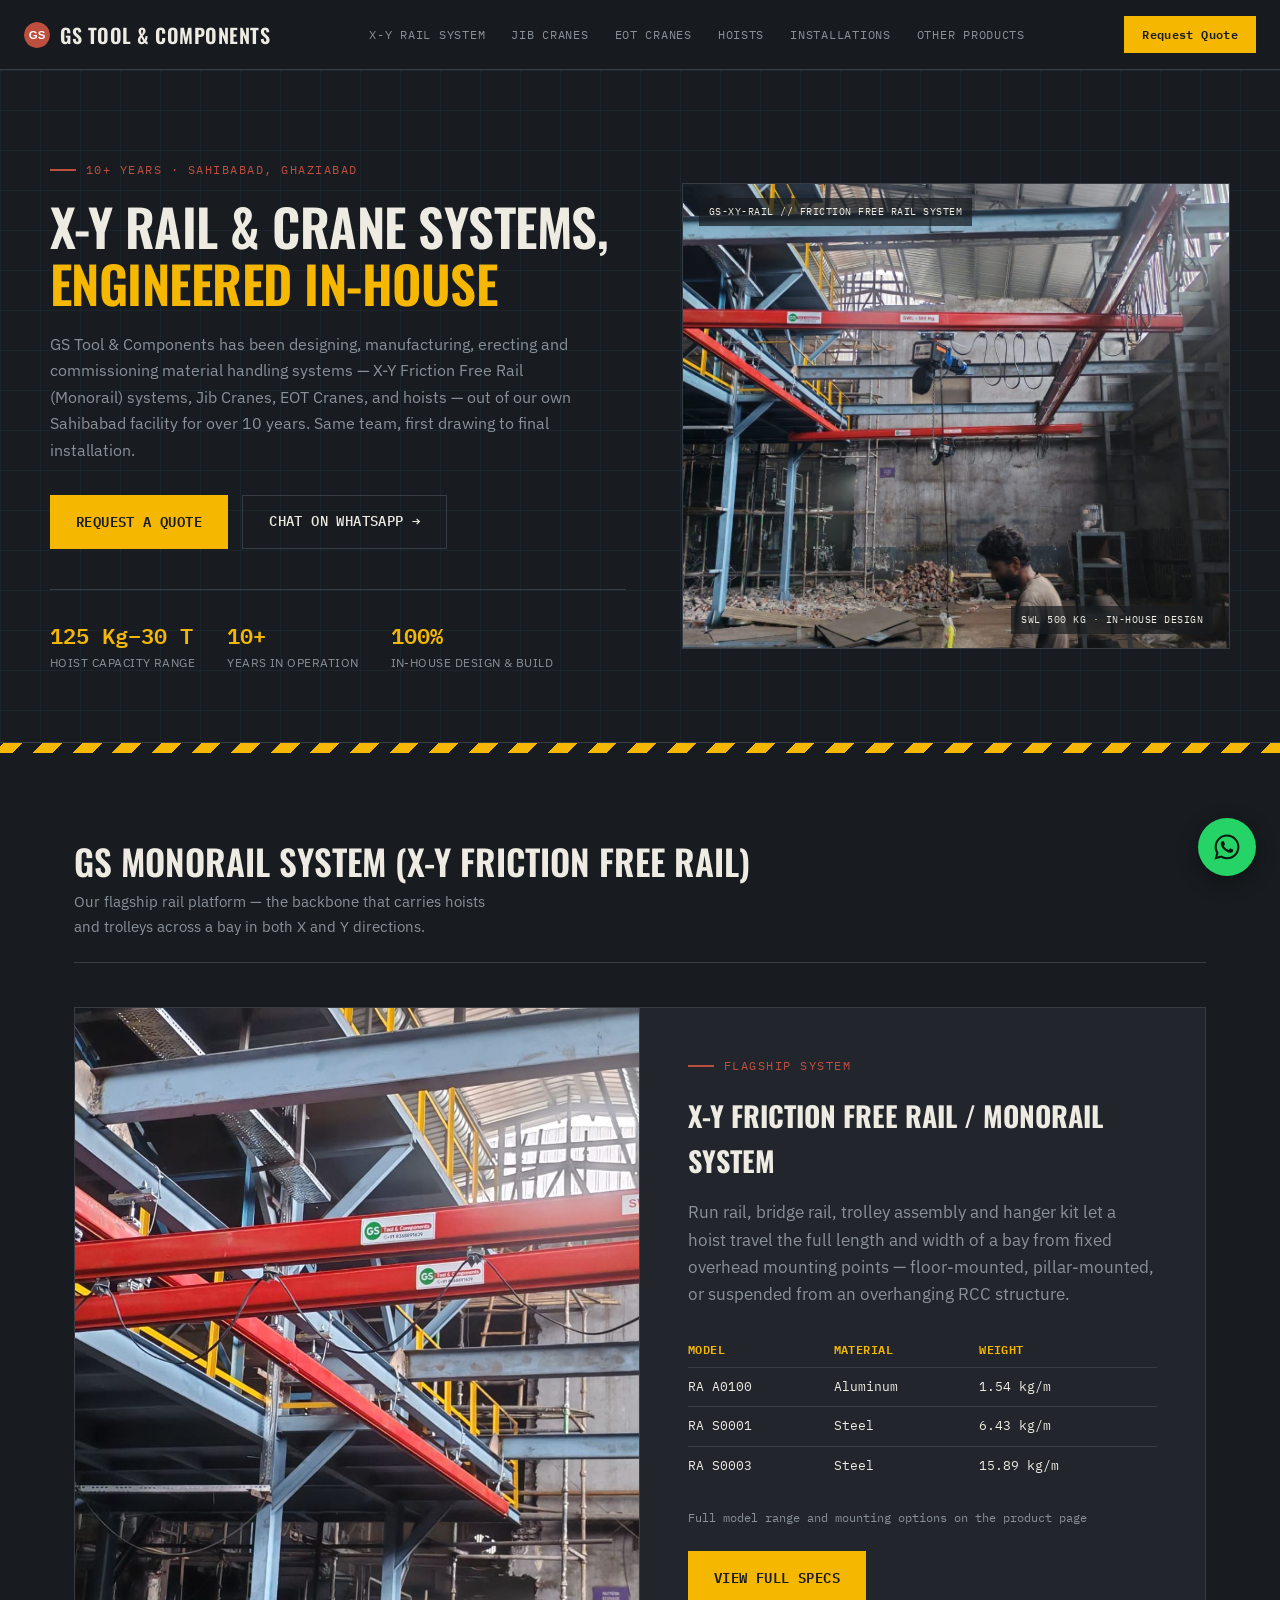
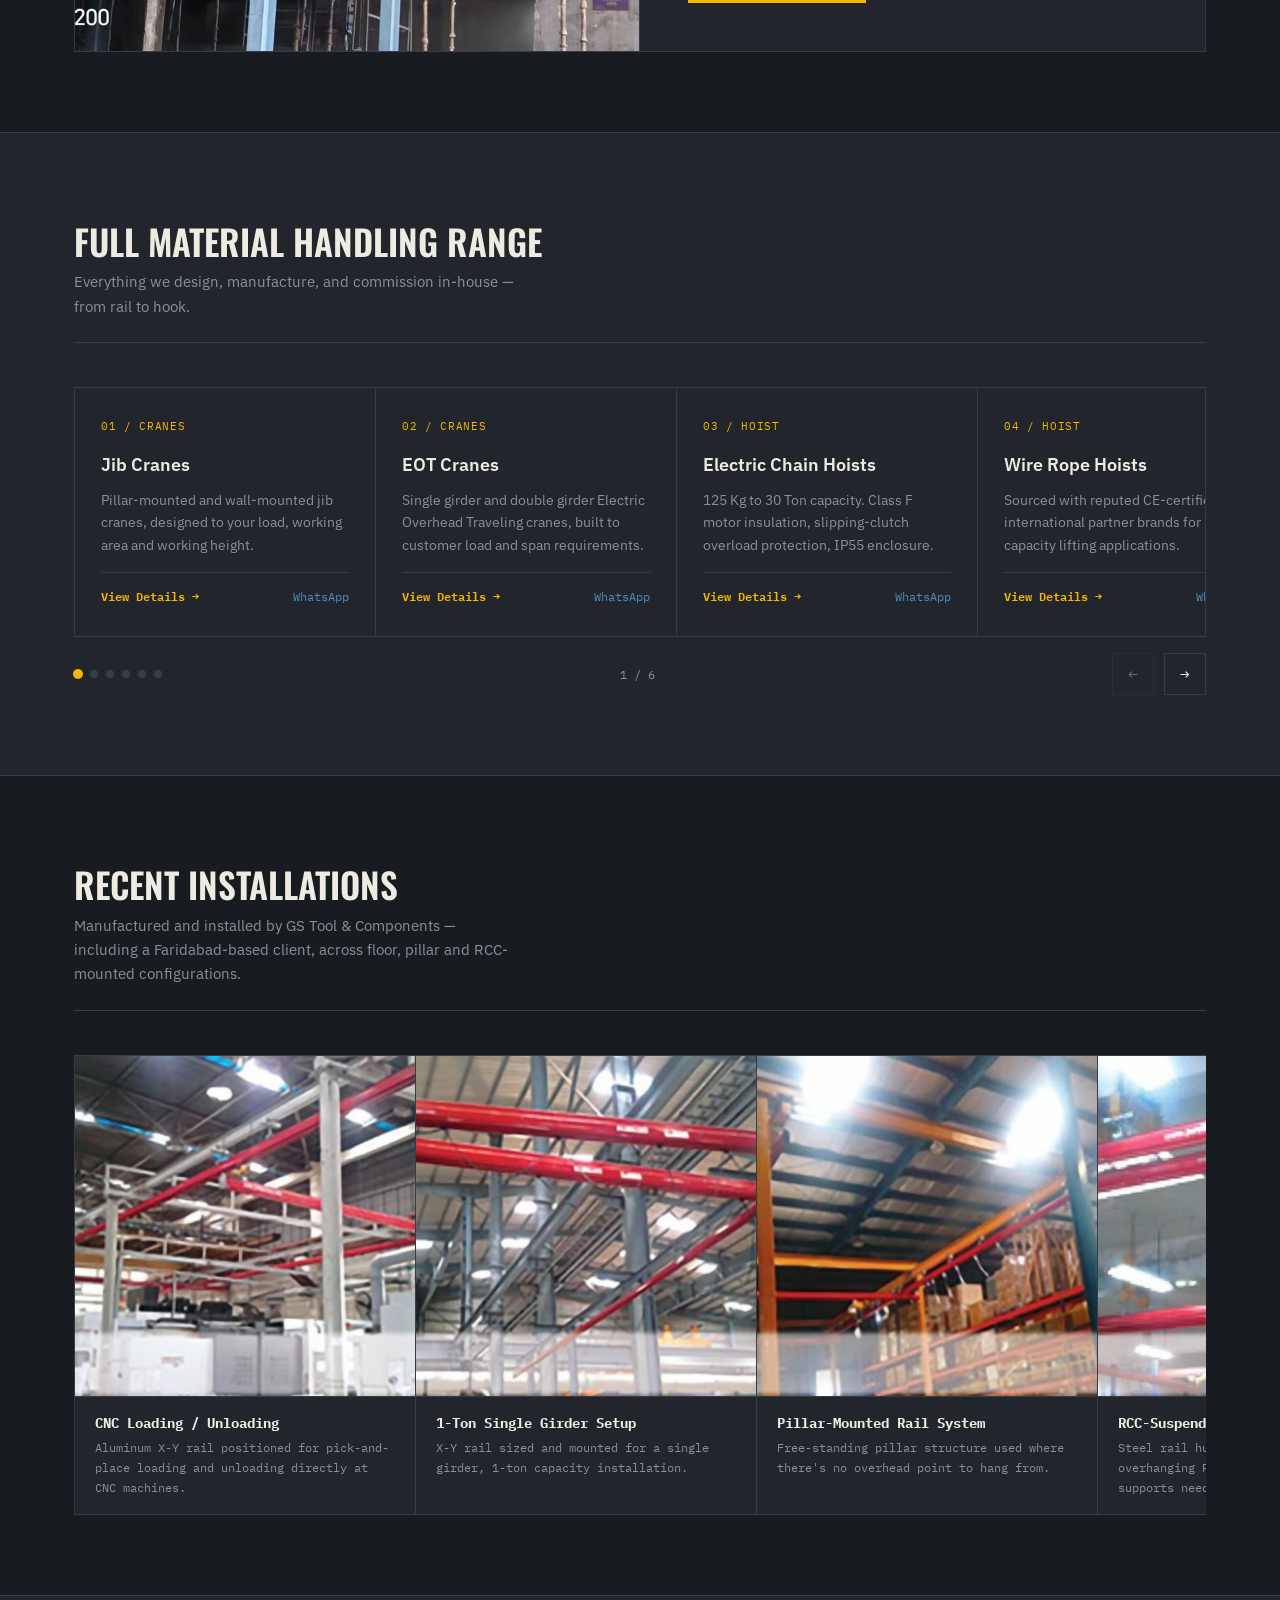
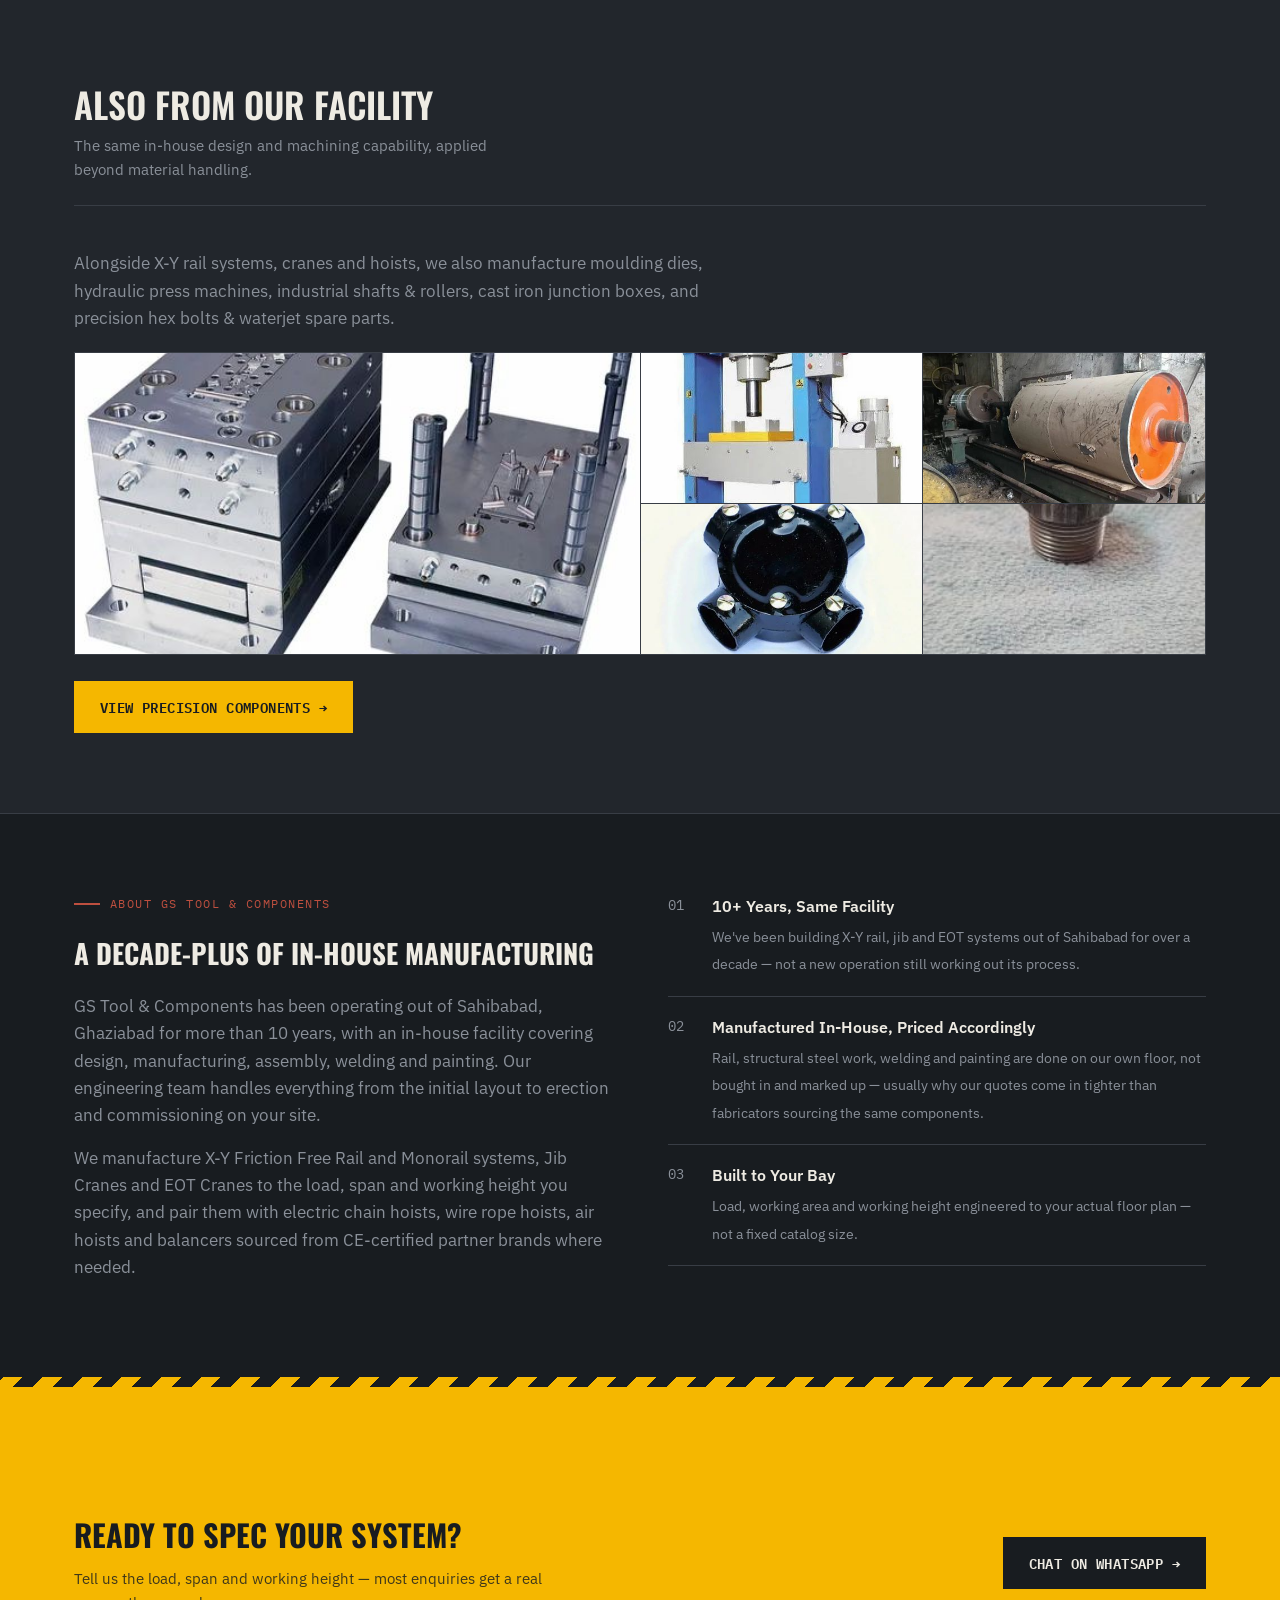
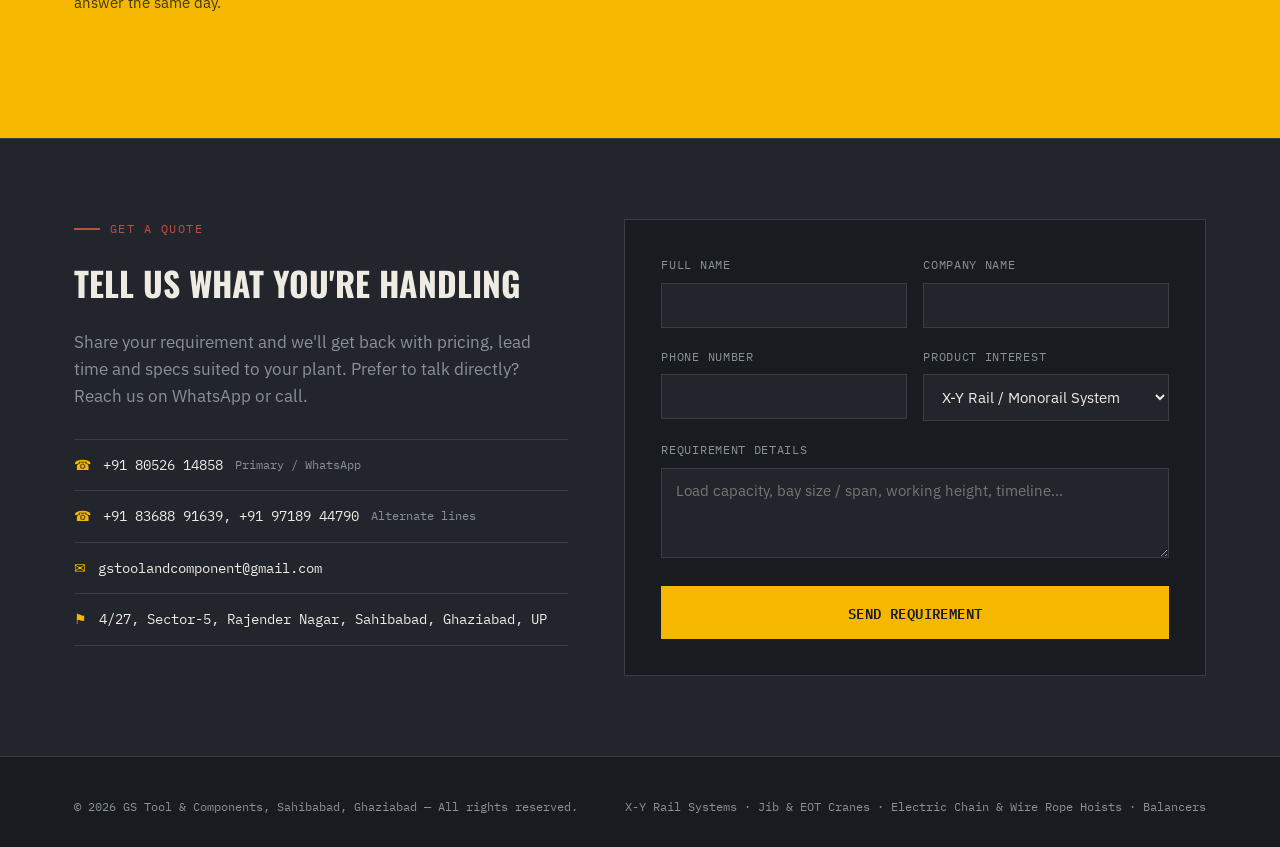
<file: index.html>
<!DOCTYPE html>
<html lang="en">
<head>
<meta charset="UTF-8">
<meta name="viewport" content="width=device-width, initial-scale=1.0">
<title>GS Tool & Components | X-Y Rail Systems, EOT & Jib Cranes, Ghaziabad</title>
<meta name="description" content="GS Tool & Components is a turnkey material handling solution provider in Ghaziabad, Uttar Pradesh — manufacturing X-Y Friction Free Rail / Monorail systems, Jib Cranes, EOT Cranes, Electric Chain Hoists, Wire Rope Hoists and Balancers.">
<meta name="keywords" content="X-Y friction free rail system, monorail crane manufacturer Ghaziabad, jib crane manufacturer India, EOT crane manufacturer, electric chain hoist supplier, wire rope hoist, air balancer spring balancer, GS Tool and Components">
<link rel="canonical" href="https://gstoolcomponents.com/">
<meta property="og:title" content="GS Tool & Components | X-Y Rail Systems, EOT & Jib Cranes, Ghaziabad">
<meta property="og:description" content="GS Tool & Components is a turnkey material handling solution provider in Ghaziabad, Uttar Pradesh — manufacturing X-Y Friction Free Rail / Monorail systems, Jib Cranes, EOT Cranes, Electric Chain Hoists, Wire Rope Hoists and Balancers.">
<meta property="og:type" content="website">

<link rel="preconnect" href="https://fonts.googleapis.com">
<link href="https://fonts.googleapis.com/css2?family=Oswald:wght@400;500;600;700&family=IBM+Plex+Sans:wght@400;500;600;700&family=IBM+Plex+Mono:wght@400;500;600&display=swap" rel="stylesheet">
<link rel="icon" type="image/svg+xml" href="images/favicon.svg">
<link rel="stylesheet" href="css/style.css">
<script type="application/ld+json">
{
  "@context": "https://schema.org",
  "@type": "ManufacturingBusiness",
  "name": "GS Tool & Components",
  "description": "Turnkey material handling solution provider manufacturing X-Y Friction Free Rail / Monorail systems, Jib Cranes, EOT Cranes, Electric Chain Hoists, Wire Rope Hoists and Balancers.",
  "url": "https://gstoolcomponents.com/",
  "telephone": "+91-80526-14858",
  "email": "gstoolandcomponent@gmail.com",
  "address": {
    "@type": "PostalAddress",
    "streetAddress": "4/27, Sector-5, Rajender Nagar",
    "addressLocality": "Sahibabad, Ghaziabad",
    "addressRegion": "Uttar Pradesh",
    "addressCountry": "IN"
  },
  "areaServed": "IN",
  "sameAs": [],
  "makesOffer": [
    { "@type": "Offer", "itemOffered": { "@type": "Service", "name": "X-Y Friction Free Rail / Monorail System" } },
    { "@type": "Offer", "itemOffered": { "@type": "Service", "name": "Jib Crane" } },
    { "@type": "Offer", "itemOffered": { "@type": "Service", "name": "EOT Crane" } },
    { "@type": "Offer", "itemOffered": { "@type": "Service", "name": "Electric Chain Hoist" } },
    { "@type": "Offer", "itemOffered": { "@type": "Service", "name": "Wire Rope Hoist" } },
    { "@type": "Offer", "itemOffered": { "@type": "Service", "name": "Air & Spring Balancers" } },
    { "@type": "Offer", "itemOffered": { "@type": "Service", "name": "Moulding Dies" } },
    { "@type": "Offer", "itemOffered": { "@type": "Service", "name": "Hydraulic Press Machines" } },
    { "@type": "Offer", "itemOffered": { "@type": "Service", "name": "Industrial Shafts & Rollers" } },
    { "@type": "Offer", "itemOffered": { "@type": "Service", "name": "Cast Iron Junction Boxes" } }
  ]
}
</script>
</head>
<body>

<header>
  <div class="header-inner">
    <a class="logo" href="index.html"><span class="mark"></span>GS Tool &amp; Components</a>
    <nav id="siteNav">
      <a href="products/xy-rail-system.html">X-Y Rail System</a>
      <a href="products/jib-crane.html">Jib Cranes</a>
      <a href="products/eot-crane.html">EOT Cranes</a>
      <a href="products/electric-chain-hoist.html">Hoists</a>
      <a href="#installations">Installations</a>
      <a href="products/precision-components.html">Other Products</a>
    </nav>
        <button class="nav-toggle" id="navToggle" aria-label="Toggle menu" aria-expanded="false" aria-controls="siteNav">
      <span></span><span></span><span></span>
    </button>

    <a class="header-cta" href="index.html#contact">Request Quote</a>
  </div>
</header>

<section class="hero">
  <div class="blueprint-bg"></div>
  <div class="hero-inner">
    <div>
      <div class="eyebrow">10+ Years · Sahibabad, Ghaziabad</div>
      <h1>X-Y Rail &amp; Crane Systems, <span>Engineered In-House</span></h1>
      <p class="sub">GS Tool &amp; Components has been designing, manufacturing, erecting and commissioning material handling systems — X-Y Friction Free Rail (Monorail) systems, Jib Cranes, EOT Cranes, and hoists — out of our own Sahibabad facility for over 10 years. Same team, first drawing to final installation.</p>
      <div class="hero-ctas">
        <a href="#contact" class="btn-primary">Request a Quote</a>
        <a href="https://wa.me/918052614858?text=Hi%2C%20I%27m%20interested%20in%20your%20X-Y%20Rail%20/%20Crane%20System.%20Please%20share%20details." class="btn-secondary" target="_blank" rel="noopener">Chat on WhatsApp →</a>
      </div>
      <div class="hero-stats">
        <div><div class="stat-num">125 Kg–30 T</div><div class="stat-label">Hoist Capacity Range</div></div>
        <div><div class="stat-num">10+</div><div class="stat-label">Years in Operation</div></div>
        <div><div class="stat-num">100%</div><div class="stat-label">In-House Design &amp; Build</div></div>
      </div>
    </div>
    <div class="crane-stage">
      <img class="crane-photo" src="images/installation-01.jpg" alt="GS Tool & Components X-Y rail system installed on a factory floor, SWL 500 Kg">
    </div>
  </div>
</section>

<div class="hazard-divider"></div>

<section id="rail">
  <div class="wrap">
    <div class="section-head">
      <div>
        <h2>GS Monorail System (X-Y Friction Free Rail)</h2>
        <p>Our flagship rail platform — the backbone that carries hoists and trolleys across a bay in both X and Y directions.</p>
      </div>
    </div>
    <div class="spotlight">
      <div class="spotlight-grid">
        <div class="spotlight-media">
          <img src="images/installation-02.jpg" alt="Close-up of GS Tool & Components branded steel rail beams rated SWL 500 Kg" loading="lazy">
        </div>
        <div class="spotlight-content">
          <div class="eyebrow">Flagship System</div>
          <h3>X-Y Friction Free Rail / Monorail System</h3>
          <p class="desc">Run rail, bridge rail, trolley assembly and hanger kit let a hoist travel the full length and width of a bay from fixed overhead mounting points — floor-mounted, pillar-mounted, or suspended from an overhanging RCC structure.</p>
          <table class="spec-table">
            <tr><th>Model</th><th>Material</th><th>Weight</th></tr>
            <tr><td>RA A0100</td><td>Aluminum</td><td>1.54 kg/m</td></tr>
            <tr><td>RA S0001</td><td>Steel</td><td>6.43 kg/m</td></tr>
            <tr><td>RA S0003</td><td>Steel</td><td>15.89 kg/m</td></tr>
          </table>
          <div class="spec-note">Full model range and mounting options on the product page</div>
          <a href="products/xy-rail-system.html" class="btn-primary" style="display:inline-block;">View Full Specs</a>
        </div>
      </div>
    </div>
  </div>
</section>

<section id="products" style="background:var(--graphite-panel); border-top:1px solid var(--hairline); border-bottom:1px solid var(--hairline);">
  <div class="wrap">
    <div class="section-head">
      <div>
        <h2>Full Material Handling Range</h2>
        <p>Everything we design, manufacture, and commission in-house — from rail to hook.</p>
      </div>
    </div>
    <div class="carousel">
      <div class="carousel-track" id="productsTrack">
        <div class="product-card">
          <span class="product-index">01 / CRANES</span>
          <h4>Jib Cranes</h4>
          <p>Pillar-mounted and wall-mounted jib cranes, designed to your load, working area and working height.</p>
          <div class="product-card-links"><a class="view-details" href="products/jib-crane.html">View Details →</a><a href="https://wa.me/918052614858?text=Hi%2C%20I%27d%20like%20a%20quote%20for%20a%20Jib%20Crane." target="_blank" rel="noopener">WhatsApp</a></div>
        </div>
        <div class="product-card">
          <span class="product-index">02 / CRANES</span>
          <h4>EOT Cranes</h4>
          <p>Single girder and double girder Electric Overhead Traveling cranes, built to customer load and span requirements.</p>
          <div class="product-card-links"><a class="view-details" href="products/eot-crane.html">View Details →</a><a href="https://wa.me/918052614858?text=Hi%2C%20I%27d%20like%20a%20quote%20for%20an%20EOT%20Crane." target="_blank" rel="noopener">WhatsApp</a></div>
        </div>
        <div class="product-card">
          <span class="product-index">03 / HOIST</span>
          <h4>Electric Chain Hoists</h4>
          <p>125 Kg to 30 Ton capacity. Class F motor insulation, slipping-clutch overload protection, IP55 enclosure.</p>
          <div class="product-card-links"><a class="view-details" href="products/electric-chain-hoist.html">View Details →</a><a href="https://wa.me/918052614858?text=Hi%2C%20I%27d%20like%20a%20quote%20for%20an%20Electric%20Chain%20Hoist." target="_blank" rel="noopener">WhatsApp</a></div>
        </div>
        <div class="product-card">
          <span class="product-index">04 / HOIST</span>
          <h4>Wire Rope Hoists</h4>
          <p>Sourced with reputed CE-certified international partner brands for higher-capacity lifting applications.</p>
          <div class="product-card-links"><a class="view-details" href="products/wire-rope-hoist.html">View Details →</a><a href="https://wa.me/918052614858?text=Hi%2C%20I%27d%20like%20a%20quote%20for%20a%20Wire%20Rope%20Hoist." target="_blank" rel="noopener">WhatsApp</a></div>
        </div>
        <div class="product-card">
          <span class="product-index">05 / HOIST</span>
          <h4>Air Hoists</h4>
          <p>Pneumatic hoisting for hazardous or wash-down areas where electric hoists aren't suitable.</p>
          <div class="product-card-links"><a class="view-details" href="products/air-hoist.html">View Details →</a><a href="https://wa.me/918052614858?text=Hi%2C%20I%27d%20like%20a%20quote%20for%20an%20Air%20Hoist." target="_blank" rel="noopener">WhatsApp</a></div>
        </div>
        <div class="product-card">
          <span class="product-index">06 / ERGONOMICS</span>
          <h4>Air &amp; Spring Balancers</h4>
          <p>Zero-gravity air balancers (50–270 Kg) and spring balancers — tool hose, air tool reel, torque reel, and more.</p>
          <div class="product-card-links"><a class="view-details" href="products/balancers.html">View Details →</a><a href="https://wa.me/918052614858?text=Hi%2C%20I%27d%20like%20a%20quote%20for%20Air%20/%20Spring%20Balancers." target="_blank" rel="noopener">WhatsApp</a></div>
        </div>
      </div>
      <div class="carousel-nav">
        <div class="carousel-dots" id="productsDots"></div>
        <span class="carousel-counter" id="productsCounter"></span>
        <div class="carousel-arrows">
          <button class="carousel-btn" id="productsPrev" aria-label="Previous products" type="button">←</button>
          <button class="carousel-btn" id="productsNext" aria-label="Next products" type="button">→</button>
        </div>
      </div>
    </div>
  </div>
</section>

<section id="installations">
  <div class="wrap">
    <div class="section-head">
      <div>
        <h2>Recent Installations</h2>
        <p>Manufactured and installed by GS Tool &amp; Components — including a Faridabad-based client, across floor, pillar and RCC-mounted configurations.</p>
      </div>
    </div>
    <div class="carousel ticker">
      <div class="carousel-track ticker-track" id="galleryTrack">
        <div class="gallery-item">
          <img src="images/installation-03-cnc-loading.jpg" alt="GS Tool & Components X-Y aluminum rail system for loading and unloading on CNC machines" loading="lazy">
          <div class="gallery-caption"><strong>CNC Loading / Unloading</strong>Aluminum X-Y rail positioned for pick-and-place loading and unloading directly at CNC machines.</div>
        </div>
        <div class="gallery-item">
          <img src="images/installation-06-single-girder.jpg" alt="X-Y rail system for a 1 ton single girder installation" loading="lazy">
          <div class="gallery-caption"><strong>1-Ton Single Girder Setup</strong>X-Y rail sized and mounted for a single girder, 1-ton capacity installation.</div>
        </div>
        <div class="gallery-item">
          <img src="images/installation-04-pillar-mounted.jpg" alt="X-Y rail system on a pillar-mounted structure" loading="lazy">
          <div class="gallery-caption"><strong>Pillar-Mounted Rail System</strong>Free-standing pillar structure used where there's no overhead point to hang from.</div>
        </div>
        <div class="gallery-item">
          <img src="images/installation-05-rcc-mounted.jpg" alt="X-Y steel rail system suspended from an overhanging RCC structure" loading="lazy">
          <div class="gallery-caption"><strong>RCC-Suspended Rail System</strong>Steel rail hung directly from an overhanging RCC structure — no floor supports needed.</div>
        </div>
      </div>
    </div>
  </div>
</section>

<section style="background:var(--graphite-panel); border-top:1px solid var(--hairline); border-bottom:1px solid var(--hairline);">
  <div class="wrap">
    <div class="section-head">
      <div>
        <h2>Also From Our Facility</h2>
        <p>The same in-house design and machining capability, applied beyond material handling.</p>
      </div>
    </div>
    <p style="color:var(--steel-gray-mid); max-width:640px; margin-bottom:20px;">Alongside X-Y rail systems, cranes and hoists, we also manufacture moulding dies, hydraulic press machines, industrial shafts &amp; rollers, cast iron junction boxes, and precision hex bolts &amp; waterjet spare parts.</p>
    <div class="collage-grid">
      <div class="collage-item collage-big"><img src="images/moulding-die-01.jpg" alt="Alloy steel plastic injection moulding die manufactured by GS Tool & Components" loading="lazy"></div>
      <div class="collage-item"><img src="images/hydraulic-press-01.jpg" alt="Hydraulic press machine manufactured by GS Tool & Components" loading="lazy"></div>
      <div class="collage-item"><img src="images/shaft-roller-01.jpg" alt="Industrial heavy duty shaft and roller manufactured by GS Tool & Components" loading="lazy"></div>
      <div class="collage-item"><img src="images/junction-box-01.jpeg" alt="Cast iron junction box manufactured by GS Tool & Components" loading="lazy"></div>
      <div class="collage-item"><img src="images/waterjet-part-01.jpeg" alt="Waterjet spare parts and hex bolts manufactured by GS Tool & Components" loading="lazy"></div>
    </div>
    <a href="products/precision-components.html" class="btn-primary" style="display:inline-block;">View Precision Components →</a>
  </div>
</section>

<section id="about">
  <div class="wrap">
    <div class="about-grid">
      <div>
        <div class="eyebrow">About GS Tool &amp; Components</div>
        <h2 style="font-family:var(--font-display); text-transform:uppercase; font-size:1.7rem; margin-bottom:18px;">A Decade-Plus of In-House Manufacturing</h2>
        <p>GS Tool &amp; Components has been operating out of Sahibabad, Ghaziabad for more than 10 years, with an in-house facility covering design, manufacturing, assembly, welding and painting. Our engineering team handles everything from the initial layout to erection and commissioning on your site.</p>
        <p>We manufacture X-Y Friction Free Rail and Monorail systems, Jib Cranes and EOT Cranes to the load, span and working height you specify, and pair them with electric chain hoists, wire rope hoists, air hoists and balancers sourced from CE-certified partner brands where needed.</p>
      </div>
      <ul class="why-list">
        <li><span class="why-num">01</span><div><strong>10+ Years, Same Facility</strong><span>We've been building X-Y rail, jib and EOT systems out of Sahibabad for over a decade — not a new operation still working out its process.</span></div></li>
        <li><span class="why-num">02</span><div><strong>Manufactured In-House, Priced Accordingly</strong><span>Rail, structural steel work, welding and painting are done on our own floor, not bought in and marked up — usually why our quotes come in tighter than fabricators sourcing the same components.</span></div></li>
        <li><span class="why-num">03</span><div><strong>Built to Your Bay</strong><span>Load, working area and working height engineered to your actual floor plan — not a fixed catalog size.</span></div></li>
      </ul>
    </div>
  </div>
</section>

<div class="hazard-divider"></div>

<section class="cta-band">
  <div class="wrap cta-band-inner">
    <div>
      <h2>Ready to Spec Your System?</h2>
      <p>Tell us the load, span and working height — most enquiries get a real answer the same day.</p>
    </div>
    <a href="https://wa.me/918052614858?text=Hi%2C%20I%27d%20like%20to%20get%20a%20quote." class="btn-dark" target="_blank" rel="noopener">Chat on WhatsApp →</a>
  </div>
</section>

<section class="lead-section" id="contact">
  <div class="wrap">
    <div class="lead-grid">
      <div class="lead-info">
        <div class="eyebrow">Get a Quote</div>
        <h2>Tell Us What You're Handling</h2>
        <p>Share your requirement and we'll get back with pricing, lead time and specs suited to your plant. Prefer to talk directly? Reach us on WhatsApp or call.</p>
        <div class="contact-line"><span class="ico">☎</span> +91 80526 14858<small>Primary / WhatsApp</small></div>
        <div class="contact-line"><span class="ico">☎</span> +91 83688 91639, +91 97189 44790<small>Alternate lines</small></div>
        <div class="contact-line"><span class="ico">✉</span> gstoolandcomponent@gmail.com</div>
        <div class="contact-line"><span class="ico">⚑</span> 4/27, Sector-5, Rajender Nagar, Sahibabad, Ghaziabad, UP</div>
      </div>

      <div>
        <form id="leadForm">
          <div class="form-two">
            <div class="form-row">
              <label for="name">Full Name</label>
              <input type="text" id="name" required>
            </div>
            <div class="form-row">
              <label for="company">Company Name</label>
              <input type="text" id="company">
            </div>
          </div>
          <div class="form-two">
            <div class="form-row">
              <label for="phone">Phone Number</label>
              <input type="tel" id="phone" required>
            </div>
            <div class="form-row">
              <label for="interest">Product Interest</label>
              <select id="interest">
                <option selected>X-Y Rail / Monorail System</option>
                <option>Jib Crane</option>
                <option>EOT Crane</option>
                <option>Electric Chain Hoist</option>
                <option>Wire Rope Hoist</option>
                <option>Air Hoist</option>
                <option>Air / Spring Balancer</option>
                <option>Precision Components / Fabrication</option>
                <option>Other</option>
              </select>
            </div>
          </div>
          <div class="form-row">
            <label for="message">Requirement Details</label>
            <textarea id="message" placeholder="Load capacity, bay size / span, working height, timeline..."></textarea>
          </div>
          <button type="submit" class="form-submit">Send Requirement</button>
        </form>
      </div>
    </div>
  </div>
</section>

<footer>
  <div class="wrap footer-inner">
    <div>© <span id="year"></span> GS Tool &amp; Components, Sahibabad, Ghaziabad — All rights reserved.</div>
    <div>X-Y Rail Systems · Jib &amp; EOT Cranes · Electric Chain &amp; Wire Rope Hoists · Balancers</div>
  </div>
</footer>

<a class="float-wa" href="https://wa.me/918052614858?text=Hi%2C%20I%20have%20an%20enquiry%20about%20your%20products." target="_blank" rel="noopener" aria-label="Chat on WhatsApp">
  <svg width="30" height="30" viewBox="0 0 24 24" fill="#0b1a10"><path d="M12.04 2c-5.46 0-9.9 4.44-9.9 9.9 0 1.75.46 3.45 1.32 4.95L2 22l5.25-1.38a9.9 9.9 0 0 0 4.79 1.22h.01c5.46 0 9.9-4.44 9.9-9.9 0-2.64-1.03-5.12-2.9-6.98A9.82 9.82 0 0 0 12.04 2zm0 18.1h-.01a8.2 8.2 0 0 1-4.18-1.14l-.3-.18-3.12.82.83-3.04-.2-.31a8.22 8.22 0 0 1-1.26-4.35c0-4.55 3.7-8.25 8.25-8.25a8.2 8.2 0 0 1 5.83 2.42 8.18 8.18 0 0 1 2.41 5.83c0 4.55-3.71 8.2-8.25 8.2zm4.52-6.16c-.25-.12-1.47-.72-1.7-.81-.23-.08-.39-.12-.56.13-.17.25-.64.81-.78.97-.15.17-.29.19-.54.06-.25-.12-1.04-.38-1.98-1.22-.73-.65-1.22-1.46-1.37-1.71-.14-.25-.02-.38.11-.5.11-.11.25-.29.37-.43.12-.14.16-.25.25-.41.08-.17.04-.31-.02-.43-.06-.12-.56-1.35-.77-1.85-.2-.48-.41-.42-.56-.43h-.48c-.17 0-.43.06-.66.31-.23.25-.86.84-.86 2.05s.88 2.38 1 2.54c.12.17 1.73 2.64 4.19 3.7.59.25 1.04.4 1.4.51.59.19 1.12.16 1.54.1.47-.07 1.47-.6 1.68-1.18.21-.58.21-1.08.14-1.18-.06-.1-.23-.16-.48-.28z"/></svg>
</a>

<script src="js/main.js"></script>
<!-- Cloudflare Web Analytics --><script type="module" src="https://static.cloudflareinsights.com/beacon.min.js" data-cf-beacon='{"token": "b29824c416db455db9053b5b14a09f09"}'></script><!-- End Cloudflare Web Analytics -->
</body>
</html>
</file>
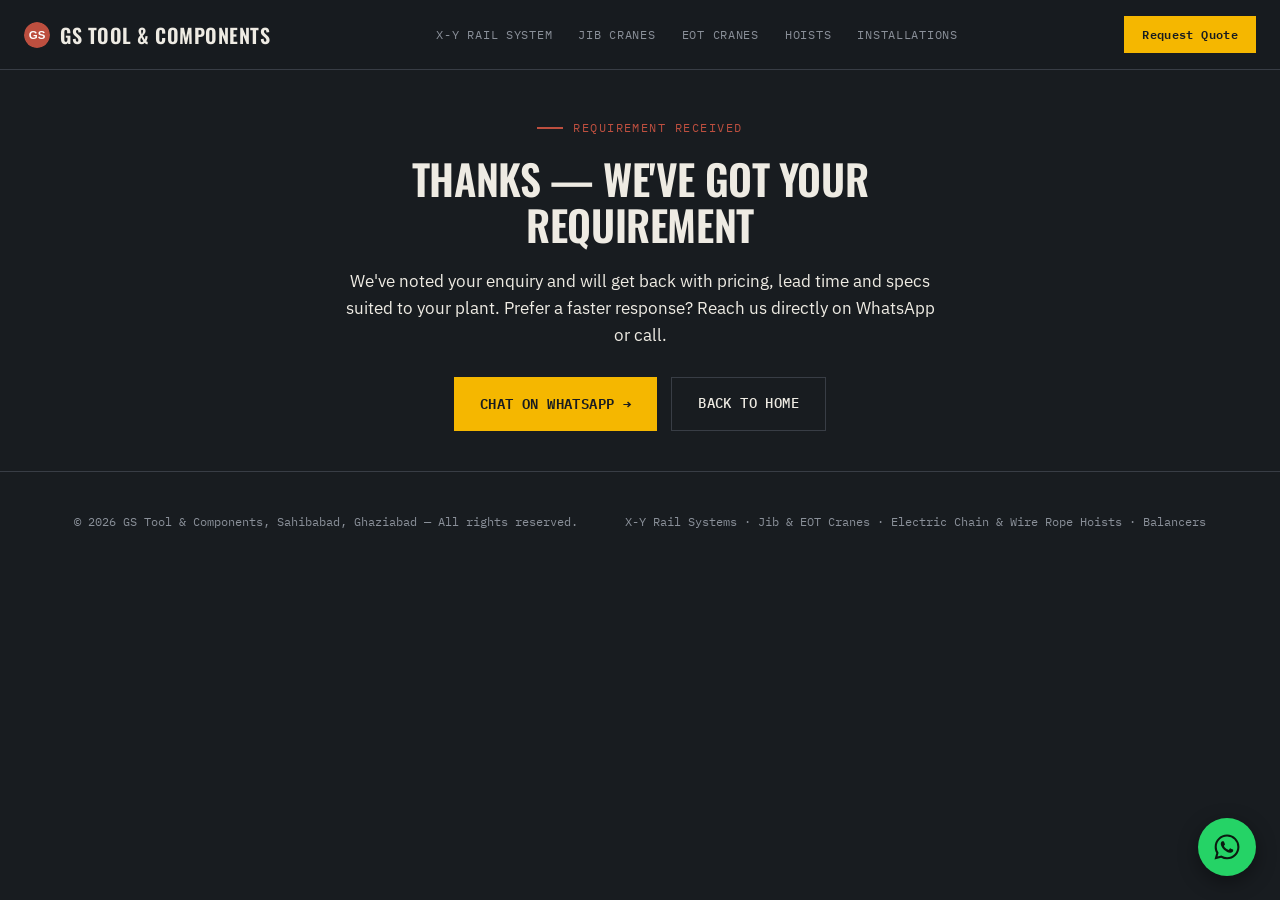
<file: thank-you.html>
<!DOCTYPE html>
<html lang="en">
<head>
<meta charset="UTF-8">
<meta name="viewport" content="width=device-width, initial-scale=1.0">
<title>Thank You | GS Tool & Components</title>
<meta name="description" content="Thank you for your enquiry. GS Tool & Components will get back to you with pricing, lead time and specs.">
<meta name="robots" content="noindex">
<link rel="canonical" href="https://gstoolcomponents.com/thank-you.html">

<link rel="preconnect" href="https://fonts.googleapis.com">
<link href="https://fonts.googleapis.com/css2?family=Oswald:wght@400;500;600;700&family=IBM+Plex+Sans:wght@400;500;600;700&family=IBM+Plex+Mono:wght@400;500;600&display=swap" rel="stylesheet">
<link rel="icon" type="image/svg+xml" href="images/favicon.svg">
<link rel="stylesheet" href="css/style.css">
</head>
<body>

<header>
  <div class="header-inner">
    <a class="logo" href="index.html"><span class="mark"></span>GS Tool &amp; Components</a>
    <nav id="siteNav">
      <a href="products/xy-rail-system.html">X-Y Rail System</a>
      <a href="products/jib-crane.html">Jib Cranes</a>
      <a href="products/eot-crane.html">EOT Cranes</a>
      <a href="products/electric-chain-hoist.html">Hoists</a>
      <a href="index.html#installations">Installations</a>
    </nav>
    <button class="nav-toggle" id="navToggle" aria-label="Toggle menu" aria-expanded="false" aria-controls="siteNav">
      <span></span><span></span><span></span>
    </button>
    <a class="header-cta" href="index.html#contact">Request Quote</a>
  </div>
</header>

<section class="product-hero">
  <div class="wrap" style="max-width:640px; text-align:center;">
    <div class="eyebrow" style="justify-content:center;">Requirement Received</div>
    <h1 style="font-size:clamp(1.9rem, 3.6vw, 2.6rem);">Thanks — We've Got Your Requirement</h1>
    <p class="sub" style="margin:0 auto;">We've noted your enquiry and will get back with pricing, lead time and specs suited to your plant. Prefer a faster response? Reach us directly on WhatsApp or call.</p>
    <div class="hero-ctas" style="justify-content:center; margin-top:28px;">
      <a href="https://wa.me/918052614858?text=Hi%2C%20I%20just%20submitted%20a%20requirement%20on%20your%20website." id="waFollowUp" class="btn-primary" target="_blank" rel="noopener">Chat on WhatsApp →</a>
      <a href="index.html" class="btn-secondary">Back to Home</a>
    </div>
  </div>
</section>

<footer>
  <div class="wrap footer-inner">
    <div>© <span id="year"></span> GS Tool &amp; Components, Sahibabad, Ghaziabad — All rights reserved.</div>
    <div>X-Y Rail Systems · Jib &amp; EOT Cranes · Electric Chain &amp; Wire Rope Hoists · Balancers</div>
  </div>
</footer>

<a class="float-wa" href="https://wa.me/918052614858?text=Hi%2C%20I%20have%20an%20enquiry%20about%20your%20products." target="_blank" rel="noopener" aria-label="Chat on WhatsApp">
  <svg width="30" height="30" viewBox="0 0 24 24" fill="#0b1a10"><path d="M12.04 2c-5.46 0-9.9 4.44-9.9 9.9 0 1.75.46 3.45 1.32 4.95L2 22l5.25-1.38a9.9 9.9 0 0 0 4.79 1.22h.01c5.46 0 9.9-4.44 9.9-9.9 0-2.64-1.03-5.12-2.9-6.98A9.82 9.82 0 0 0 12.04 2zm0 18.1h-.01a8.2 8.2 0 0 1-4.18-1.14l-.3-.18-3.12.82.83-3.04-.2-.31a8.22 8.22 0 0 1-1.26-4.35c0-4.55 3.7-8.25 8.25-8.25a8.2 8.2 0 0 1 5.83 2.42 8.18 8.18 0 0 1 2.41 5.83c0 4.55-3.71 8.2-8.25 8.2zm4.52-6.16c-.25-.12-1.47-.72-1.7-.81-.23-.08-.39-.12-.56.13-.17.25-.64.81-.78.97-.15.17-.29.19-.54.06-.25-.12-1.04-.38-1.98-1.22-.73-.65-1.22-1.46-1.37-1.71-.14-.25-.02-.38.11-.5.11-.11.25-.29.37-.43.12-.14.16-.25.25-.41.08-.17.04-.31-.02-.43-.06-.12-.56-1.35-.77-1.85-.2-.48-.41-.42-.56-.43h-.48c-.17 0-.43.06-.66.31-.23.25-.86.84-.86 2.05s.88 2.38 1 2.54c.12.17 1.73 2.64 4.19 3.7.59.25 1.04.4 1.4.51.59.19 1.12.16 1.54.1.47-.07 1.47-.6 1.68-1.18.21-.58.21-1.08.14-1.18-.06-.1-.23-.16-.48-.28z"/></svg>
</a>

<script src="js/main.js"></script>
<!-- Cloudflare Web Analytics --><script type="module" src="https://static.cloudflareinsights.com/beacon.min.js" data-cf-beacon='{"token": "b29824c416db455db9053b5b14a09f09"}'></script><!-- End Cloudflare Web Analytics -->
</body>
</html>
</file>
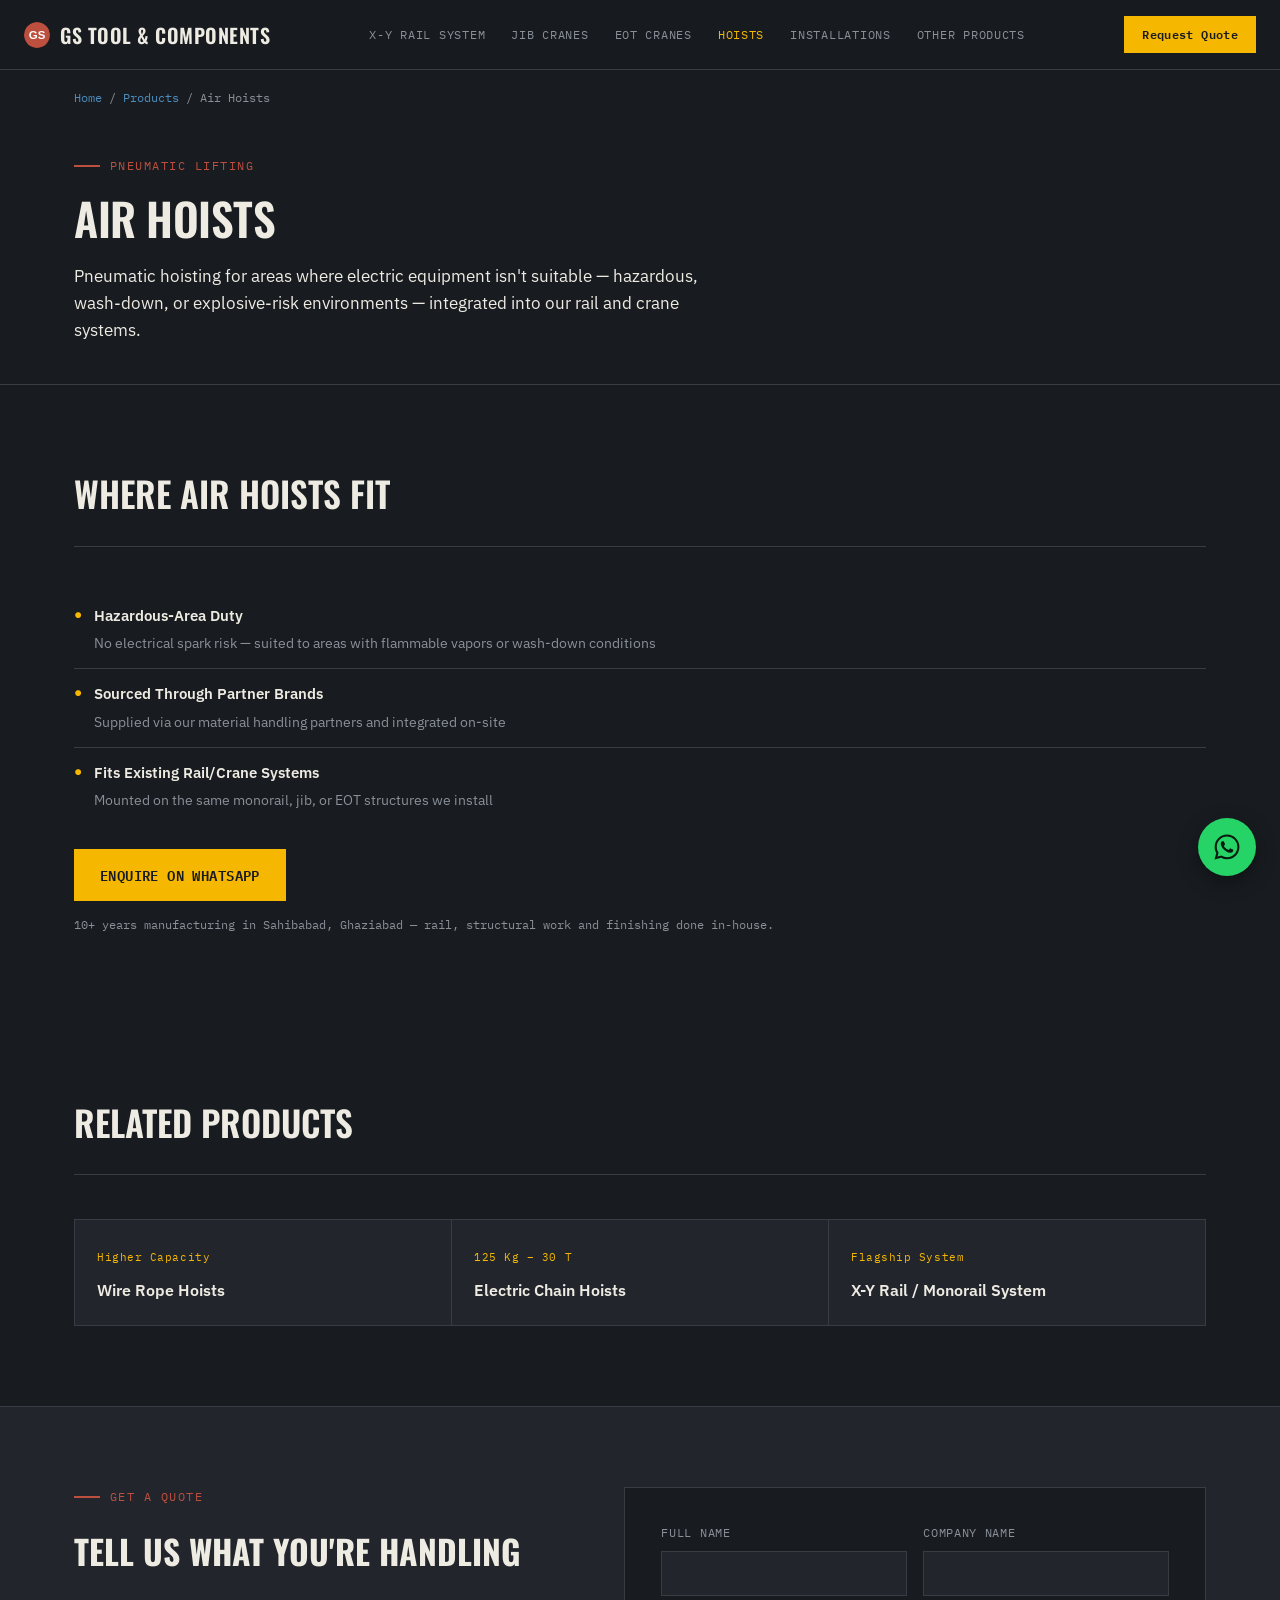
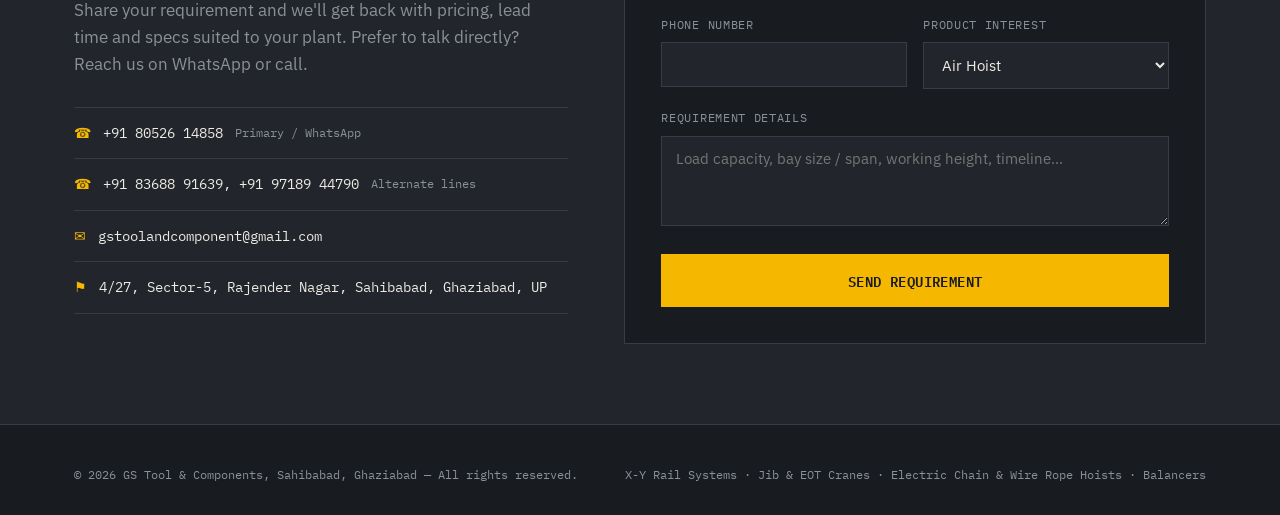
<file: products/air-hoist.html>
<!DOCTYPE html>
<html lang="en">
<head>
<meta charset="UTF-8">
<meta name="viewport" content="width=device-width, initial-scale=1.0">
<title>Air Hoists | GS Tool & Components</title>
<meta name="description" content="Pneumatic air hoists for hazardous and wash-down environments, integrated with GS Tool & Components rail and crane systems, Ghaziabad.">
<meta name="keywords" content="air hoist supplier India, pneumatic hoist manufacturer, air hoist Ghaziabad">
<link rel="canonical" href="https://gstoolcomponents.com/products/air-hoist.html">
<meta property="og:title" content="Air Hoists | GS Tool & Components">
<meta property="og:description" content="Pneumatic air hoists for hazardous and wash-down environments, integrated with GS Tool & Components rail and crane systems, Ghaziabad.">
<meta property="og:type" content="website">
<link rel="preconnect" href="https://fonts.googleapis.com">
<link href="https://fonts.googleapis.com/css2?family=Oswald:wght@400;500;600;700&family=IBM+Plex+Sans:wght@400;500;600;700&family=IBM+Plex+Mono:wght@400;500;600&display=swap" rel="stylesheet">
<link rel="icon" type="image/svg+xml" href="../images/favicon.svg">
<link rel="stylesheet" href="../css/style.css">
<script type="application/ld+json">
{
  "@context": "https://schema.org",
  "@type": "Service",
  "serviceType": "Air Hoist Supply",
  "name": "Air Hoists",
  "description": "Pneumatic air hoists for hazardous and wash-down environments, integrated with GS Tool & Components rail and crane systems, Ghaziabad.",
  "url": "https://gstoolcomponents.com/products/air-hoist.html",
  "provider": {
    "@type": "Organization",
    "name": "GS Tool & Components",
    "url": "https://gstoolcomponents.com/"
  },
  "areaServed": "IN"
}
</script>
</head>
<body>

<header>
  <div class="header-inner">
    <a class="logo" href="../index.html"><span class="mark"></span>GS Tool &amp; Components</a>
    <nav id="siteNav">
      <a href="../products/xy-rail-system.html">X-Y Rail System</a>
      <a href="../products/jib-crane.html">Jib Cranes</a>
      <a href="../products/eot-crane.html">EOT Cranes</a>
      <a href="../products/electric-chain-hoist.html" class="active">Hoists</a>
      <a href="../index.html#installations">Installations</a>
      <a href="../products/precision-components.html">Other Products</a>
    </nav>
        <button class="nav-toggle" id="navToggle" aria-label="Toggle menu" aria-expanded="false" aria-controls="siteNav">
      <span></span><span></span><span></span>
    </button>

    <a class="header-cta" href="../index.html#contact">Request Quote</a>
  </div>
</header>

<div class="breadcrumb">
  <a href="../index.html">Home</a> / <a href="../index.html#products">Products</a> / Air Hoists
</div>
<section class="product-hero">
  <div class="wrap">
    <div class="eyebrow">Pneumatic Lifting</div>
    <h1>Air Hoists</h1>
    <p class="sub">Pneumatic hoisting for areas where electric equipment isn't suitable — hazardous, wash-down, or explosive-risk environments — integrated into our rail and crane systems.</p>
  </div>
</section>

<section>
  <div class="wrap">
    <div class="section-head">
      <div><h2>Where Air Hoists Fit</h2></div>
    </div>
    <ul class="feature-list">
      <li><span class="dot">●</span><div><strong>Hazardous-Area Duty</strong><span>No electrical spark risk — suited to areas with flammable vapors or wash-down conditions</span></div></li>
      <li><span class="dot">●</span><div><strong>Sourced Through Partner Brands</strong><span>Supplied via our material handling partners and integrated on-site</span></div></li>
      <li><span class="dot">●</span><div><strong>Fits Existing Rail/Crane Systems</strong><span>Mounted on the same monorail, jib, or EOT structures we install</span></div></li>
    </ul>
    <a href="https://wa.me/918052614858?text=Hi%2C%20I%27d%20like%20a%20quote%20for%20an%20Air%20Hoist." class="btn-primary" target="_blank" rel="noopener">Enquire on WhatsApp</a>
    <p class="trust-line">10+ years manufacturing in Sahibabad, Ghaziabad — rail, structural work and finishing done in-house.</p>
  </div>
</section>

<section>
  <div class="wrap">
    <div class="section-head">
      <div>
        <h2>Related Products</h2>
      </div>
    </div>
    <div class="related-grid">
      <a class="related-card" href="wire-rope-hoist.html">
      <span>Higher Capacity</span>
      <h5>Wire Rope Hoists</h5>
    </a>
    <a class="related-card" href="electric-chain-hoist.html">
      <span>125 Kg – 30 T</span>
      <h5>Electric Chain Hoists</h5>
    </a>
    <a class="related-card" href="xy-rail-system.html">
      <span>Flagship System</span>
      <h5>X-Y Rail / Monorail System</h5>
    </a>
    </div>
  </div>
</section>


<section class="lead-section" id="contact">
  <div class="wrap">
    <div class="lead-grid">
      <div class="lead-info">
        <div class="eyebrow">Get a Quote</div>
        <h2>Tell Us What You're Handling</h2>
        <p>Share your requirement and we'll get back with pricing, lead time and specs suited to your plant. Prefer to talk directly? Reach us on WhatsApp or call.</p>
        <div class="contact-line"><span class="ico">☎</span> +91 80526 14858<small>Primary / WhatsApp</small></div>
        <div class="contact-line"><span class="ico">☎</span> +91 83688 91639, +91 97189 44790<small>Alternate lines</small></div>
        <div class="contact-line"><span class="ico">✉</span> gstoolandcomponent@gmail.com</div>
        <div class="contact-line"><span class="ico">⚑</span> 4/27, Sector-5, Rajender Nagar, Sahibabad, Ghaziabad, UP</div>
      </div>

      <div>
        <form id="leadForm">
          <div class="form-two">
            <div class="form-row">
              <label for="name">Full Name</label>
              <input type="text" id="name" required>
            </div>
            <div class="form-row">
              <label for="company">Company Name</label>
              <input type="text" id="company">
            </div>
          </div>
          <div class="form-two">
            <div class="form-row">
              <label for="phone">Phone Number</label>
              <input type="tel" id="phone" required>
            </div>
            <div class="form-row">
              <label for="interest">Product Interest</label>
              <select id="interest">
                <option>X-Y Rail / Monorail System</option>
                <option>Jib Crane</option>
                <option>EOT Crane</option>
                <option>Electric Chain Hoist</option>
                <option>Wire Rope Hoist</option>
                <option selected>Air Hoist</option>
                <option>Air / Spring Balancer</option>
                <option>Precision Components / Fabrication</option>
                <option>Other</option>
              </select>
            </div>
          </div>
          <div class="form-row">
            <label for="message">Requirement Details</label>
            <textarea id="message" placeholder="Load capacity, bay size / span, working height, timeline..."></textarea>
          </div>
          <button type="submit" class="form-submit">Send Requirement</button>
        </form>

      </div>
    </div>
  </div>
</section>

<footer>
  <div class="wrap footer-inner">
    <div>© <span id="year"></span> GS Tool &amp; Components, Sahibabad, Ghaziabad — All rights reserved.</div>
    <div>X-Y Rail Systems · Jib &amp; EOT Cranes · Electric Chain &amp; Wire Rope Hoists · Balancers</div>
  </div>
</footer>

<a class="float-wa" href="https://wa.me/918052614858?text=Hi%2C%20I%20have%20an%20enquiry%20about%20your%20products." target="_blank" rel="noopener" aria-label="Chat on WhatsApp">
  <svg width="30" height="30" viewBox="0 0 24 24" fill="#0b1a10"><path d="M12.04 2c-5.46 0-9.9 4.44-9.9 9.9 0 1.75.46 3.45 1.32 4.95L2 22l5.25-1.38a9.9 9.9 0 0 0 4.79 1.22h.01c5.46 0 9.9-4.44 9.9-9.9 0-2.64-1.03-5.12-2.9-6.98A9.82 9.82 0 0 0 12.04 2zm0 18.1h-.01a8.2 8.2 0 0 1-4.18-1.14l-.3-.18-3.12.82.83-3.04-.2-.31a8.22 8.22 0 0 1-1.26-4.35c0-4.55 3.7-8.25 8.25-8.25a8.2 8.2 0 0 1 5.83 2.42 8.18 8.18 0 0 1 2.41 5.83c0 4.55-3.71 8.2-8.25 8.2zm4.52-6.16c-.25-.12-1.47-.72-1.7-.81-.23-.08-.39-.12-.56.13-.17.25-.64.81-.78.97-.15.17-.29.19-.54.06-.25-.12-1.04-.38-1.98-1.22-.73-.65-1.22-1.46-1.37-1.71-.14-.25-.02-.38.11-.5.11-.11.25-.29.37-.43.12-.14.16-.25.25-.41.08-.17.04-.31-.02-.43-.06-.12-.56-1.35-.77-1.85-.2-.48-.41-.42-.56-.43h-.48c-.17 0-.43.06-.66.31-.23.25-.86.84-.86 2.05s.88 2.38 1 2.54c.12.17 1.73 2.64 4.19 3.7.59.25 1.04.4 1.4.51.59.19 1.12.16 1.54.1.47-.07 1.47-.6 1.68-1.18.21-.58.21-1.08.14-1.18-.06-.1-.23-.16-.48-.28z"/></svg>
</a>

<script src="../js/main.js"></script>
<!-- Cloudflare Web Analytics --><script type="module" src="https://static.cloudflareinsights.com/beacon.min.js" data-cf-beacon='{"token": "b29824c416db455db9053b5b14a09f09"}'></script><!-- End Cloudflare Web Analytics -->
</body>
</html>
</file>
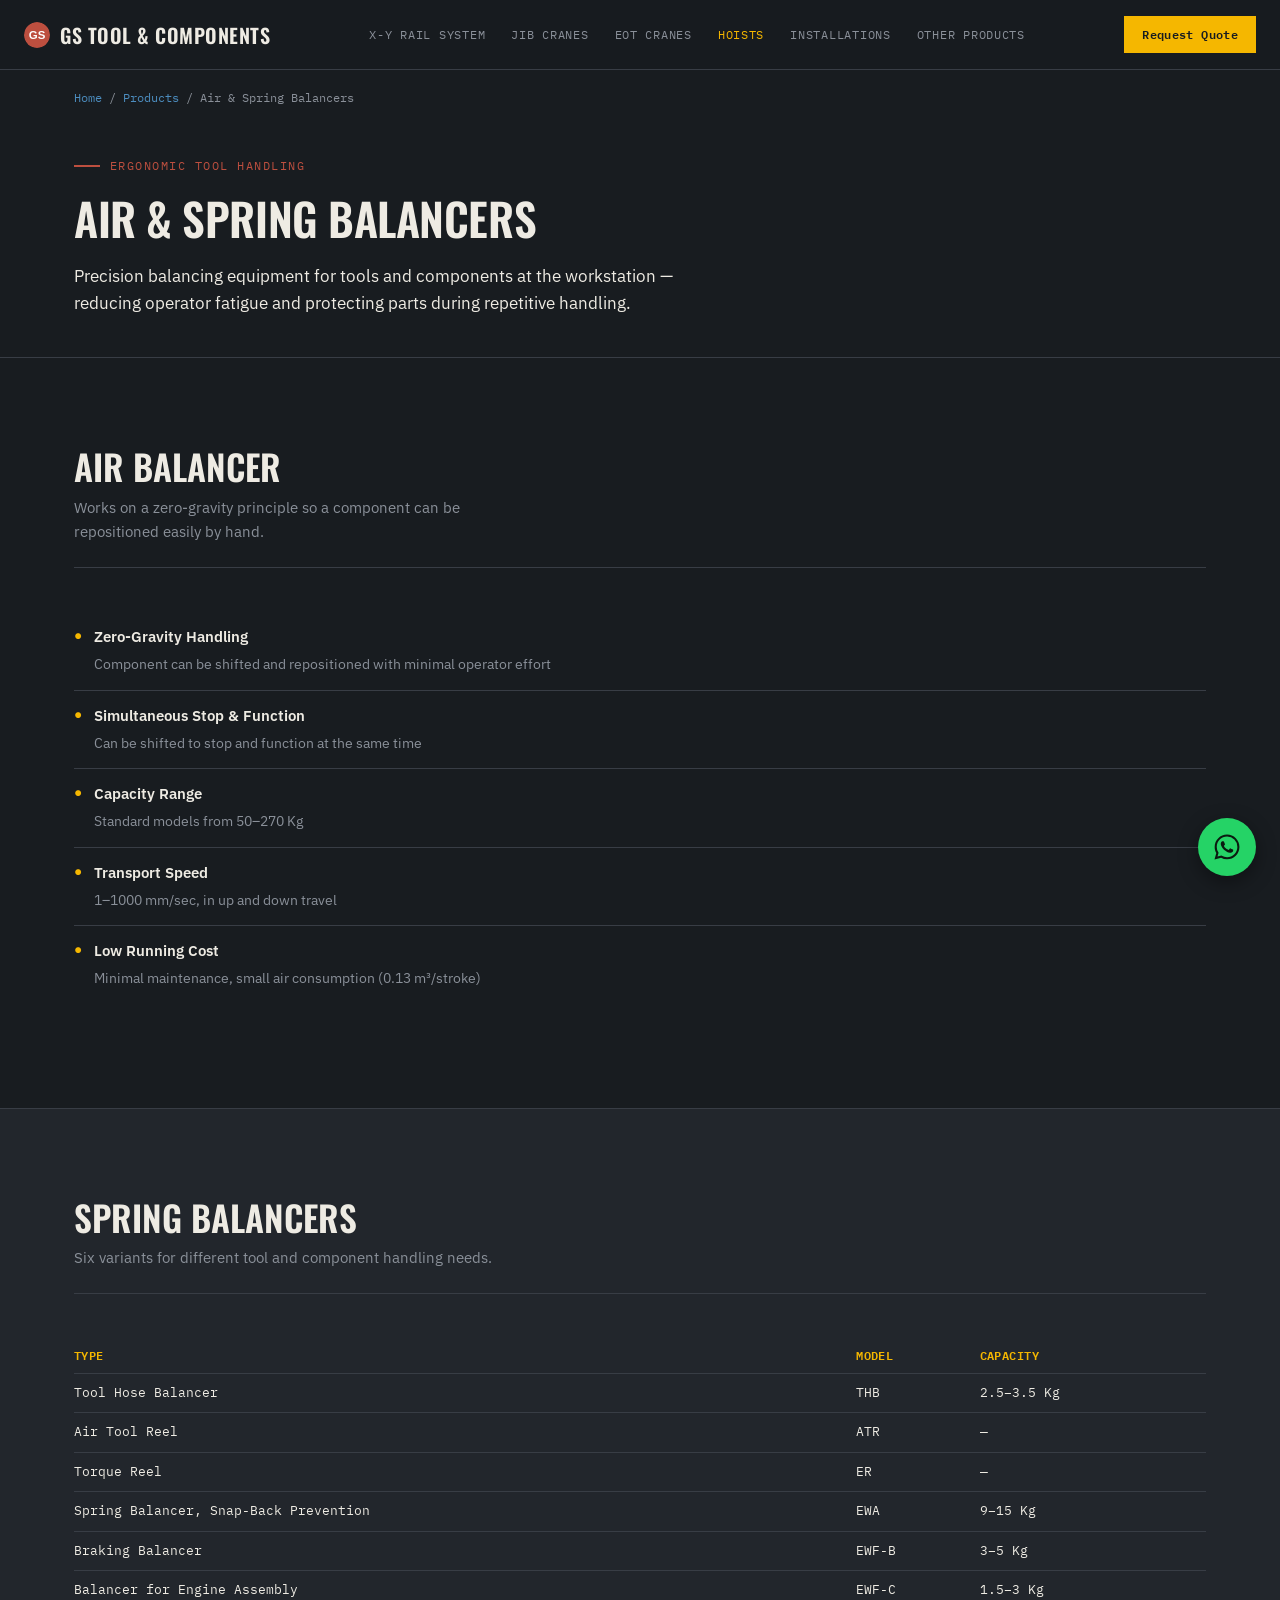
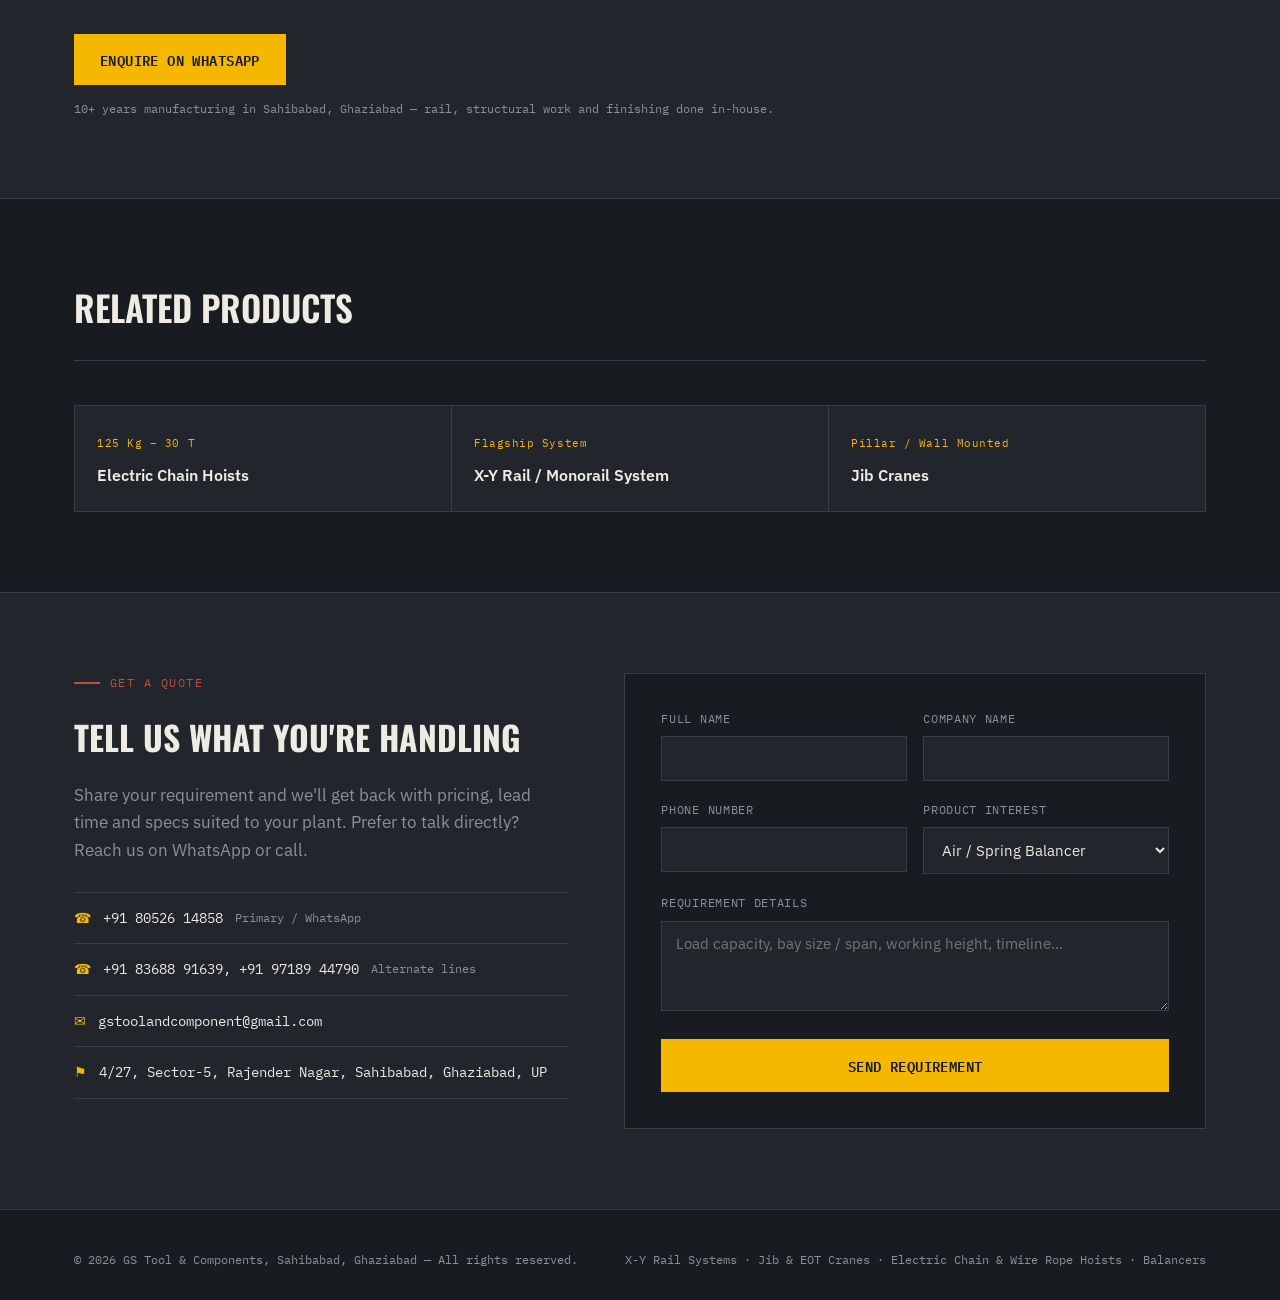
<file: products/balancers.html>
<!DOCTYPE html>
<html lang="en">
<head>
<meta charset="UTF-8">
<meta name="viewport" content="width=device-width, initial-scale=1.0">
<title>Air & Spring Balancers | GS Tool & Components</title>
<meta name="description" content="Air balancers (50-270 Kg) and spring balancers (Tool Hose, Air Tool Reel, Torque Reel, Snap-Back Prevention, Braking, Engine Assembly) from GS Tool & Components, Ghaziabad.">
<meta name="keywords" content="air balancer supplier India, spring balancer manufacturer, tool balancer Ghaziabad">
<link rel="canonical" href="https://gstoolcomponents.com/products/balancers.html">
<meta property="og:title" content="Air & Spring Balancers | GS Tool & Components">
<meta property="og:description" content="Air balancers (50-270 Kg) and spring balancers (Tool Hose, Air Tool Reel, Torque Reel, Snap-Back Prevention, Braking, Engine Assembly) from GS Tool & Components, Ghaziabad.">
<meta property="og:type" content="website">
<link rel="preconnect" href="https://fonts.googleapis.com">
<link href="https://fonts.googleapis.com/css2?family=Oswald:wght@400;500;600;700&family=IBM+Plex+Sans:wght@400;500;600;700&family=IBM+Plex+Mono:wght@400;500;600&display=swap" rel="stylesheet">
<link rel="icon" type="image/svg+xml" href="../images/favicon.svg">
<link rel="stylesheet" href="../css/style.css">
<script type="application/ld+json">
{
  "@context": "https://schema.org",
  "@type": "Service",
  "serviceType": "Air & Spring Balancer Supply",
  "name": "Air & Spring Balancers",
  "description": "Air balancers (50-270 Kg) and spring balancers (Tool Hose, Air Tool Reel, Torque Reel, Snap-Back Prevention, Braking, Engine Assembly) from GS Tool & Components, Ghaziabad.",
  "url": "https://gstoolcomponents.com/products/balancers.html",
  "provider": {
    "@type": "Organization",
    "name": "GS Tool & Components",
    "url": "https://gstoolcomponents.com/"
  },
  "areaServed": "IN"
}
</script>
</head>
<body>

<header>
  <div class="header-inner">
    <a class="logo" href="../index.html"><span class="mark"></span>GS Tool &amp; Components</a>
    <nav id="siteNav">
      <a href="../products/xy-rail-system.html">X-Y Rail System</a>
      <a href="../products/jib-crane.html">Jib Cranes</a>
      <a href="../products/eot-crane.html">EOT Cranes</a>
      <a href="../products/electric-chain-hoist.html" class="active">Hoists</a>
      <a href="../index.html#installations">Installations</a>
      <a href="../products/precision-components.html">Other Products</a>
    </nav>
        <button class="nav-toggle" id="navToggle" aria-label="Toggle menu" aria-expanded="false" aria-controls="siteNav">
      <span></span><span></span><span></span>
    </button>

    <a class="header-cta" href="../index.html#contact">Request Quote</a>
  </div>
</header>

<div class="breadcrumb">
  <a href="../index.html">Home</a> / <a href="../index.html#products">Products</a> / Air & Spring Balancers
</div>
<section class="product-hero">
  <div class="wrap">
    <div class="eyebrow">Ergonomic Tool Handling</div>
    <h1>Air &amp; Spring Balancers</h1>
    <p class="sub">Precision balancing equipment for tools and components at the workstation — reducing operator fatigue and protecting parts during repetitive handling.</p>
  </div>
</section>

<section>
  <div class="wrap">
    <div class="section-head">
      <div>
        <h2>Air Balancer</h2>
        <p>Works on a zero-gravity principle so a component can be repositioned easily by hand.</p>
      </div>
    </div>
    <ul class="feature-list">
      <li><span class="dot">●</span><div><strong>Zero-Gravity Handling</strong><span>Component can be shifted and repositioned with minimal operator effort</span></div></li>
      <li><span class="dot">●</span><div><strong>Simultaneous Stop &amp; Function</strong><span>Can be shifted to stop and function at the same time</span></div></li>
      <li><span class="dot">●</span><div><strong>Capacity Range</strong><span>Standard models from 50–270 Kg</span></div></li>
      <li><span class="dot">●</span><div><strong>Transport Speed</strong><span>1–1000 mm/sec, in up and down travel</span></div></li>
      <li><span class="dot">●</span><div><strong>Low Running Cost</strong><span>Minimal maintenance, small air consumption (0.13 m³/stroke)</span></div></li>
    </ul>
  </div>
</section>

<section style="background:var(--graphite-panel); border-top:1px solid var(--hairline); border-bottom:1px solid var(--hairline);">
  <div class="wrap">
    <div class="section-head">
      <div>
        <h2>Spring Balancers</h2>
        <p>Six variants for different tool and component handling needs.</p>
      </div>
    </div>
    <table class="spec-table">
      <tr><th>Type</th><th>Model</th><th>Capacity</th></tr>
      <tr><td>Tool Hose Balancer</td><td>THB</td><td>2.5–3.5 Kg</td></tr>
      <tr><td>Air Tool Reel</td><td>ATR</td><td>—</td></tr>
      <tr><td>Torque Reel</td><td>ER</td><td>—</td></tr>
      <tr><td>Spring Balancer, Snap-Back Prevention</td><td>EWA</td><td>9–15 Kg</td></tr>
      <tr><td>Braking Balancer</td><td>EWF-B</td><td>3–5 Kg</td></tr>
      <tr><td>Balancer for Engine Assembly</td><td>EWF-C</td><td>1.5–3 Kg</td></tr>
    </table>
    <a href="https://wa.me/918052614858?text=Hi%2C%20I%27d%20like%20a%20quote%20for%20Air%20/%20Spring%20Balancers." class="btn-primary" target="_blank" rel="noopener">Enquire on WhatsApp</a>
    <p class="trust-line">10+ years manufacturing in Sahibabad, Ghaziabad — rail, structural work and finishing done in-house.</p>
  </div>
</section>

<section>
  <div class="wrap">
    <div class="section-head">
      <div>
        <h2>Related Products</h2>
      </div>
    </div>
    <div class="related-grid">
      <a class="related-card" href="electric-chain-hoist.html">
      <span>125 Kg – 30 T</span>
      <h5>Electric Chain Hoists</h5>
    </a>
    <a class="related-card" href="xy-rail-system.html">
      <span>Flagship System</span>
      <h5>X-Y Rail / Monorail System</h5>
    </a>
    <a class="related-card" href="jib-crane.html">
      <span>Pillar / Wall Mounted</span>
      <h5>Jib Cranes</h5>
    </a>
    </div>
  </div>
</section>


<section class="lead-section" id="contact">
  <div class="wrap">
    <div class="lead-grid">
      <div class="lead-info">
        <div class="eyebrow">Get a Quote</div>
        <h2>Tell Us What You're Handling</h2>
        <p>Share your requirement and we'll get back with pricing, lead time and specs suited to your plant. Prefer to talk directly? Reach us on WhatsApp or call.</p>
        <div class="contact-line"><span class="ico">☎</span> +91 80526 14858<small>Primary / WhatsApp</small></div>
        <div class="contact-line"><span class="ico">☎</span> +91 83688 91639, +91 97189 44790<small>Alternate lines</small></div>
        <div class="contact-line"><span class="ico">✉</span> gstoolandcomponent@gmail.com</div>
        <div class="contact-line"><span class="ico">⚑</span> 4/27, Sector-5, Rajender Nagar, Sahibabad, Ghaziabad, UP</div>
      </div>

      <div>
        <form id="leadForm">
          <div class="form-two">
            <div class="form-row">
              <label for="name">Full Name</label>
              <input type="text" id="name" required>
            </div>
            <div class="form-row">
              <label for="company">Company Name</label>
              <input type="text" id="company">
            </div>
          </div>
          <div class="form-two">
            <div class="form-row">
              <label for="phone">Phone Number</label>
              <input type="tel" id="phone" required>
            </div>
            <div class="form-row">
              <label for="interest">Product Interest</label>
              <select id="interest">
                <option>X-Y Rail / Monorail System</option>
                <option>Jib Crane</option>
                <option>EOT Crane</option>
                <option>Electric Chain Hoist</option>
                <option>Wire Rope Hoist</option>
                <option>Air Hoist</option>
                <option selected>Air / Spring Balancer</option>
                <option>Precision Components / Fabrication</option>
                <option>Other</option>
              </select>
            </div>
          </div>
          <div class="form-row">
            <label for="message">Requirement Details</label>
            <textarea id="message" placeholder="Load capacity, bay size / span, working height, timeline..."></textarea>
          </div>
          <button type="submit" class="form-submit">Send Requirement</button>
        </form>

      </div>
    </div>
  </div>
</section>

<footer>
  <div class="wrap footer-inner">
    <div>© <span id="year"></span> GS Tool &amp; Components, Sahibabad, Ghaziabad — All rights reserved.</div>
    <div>X-Y Rail Systems · Jib &amp; EOT Cranes · Electric Chain &amp; Wire Rope Hoists · Balancers</div>
  </div>
</footer>

<a class="float-wa" href="https://wa.me/918052614858?text=Hi%2C%20I%20have%20an%20enquiry%20about%20your%20products." target="_blank" rel="noopener" aria-label="Chat on WhatsApp">
  <svg width="30" height="30" viewBox="0 0 24 24" fill="#0b1a10"><path d="M12.04 2c-5.46 0-9.9 4.44-9.9 9.9 0 1.75.46 3.45 1.32 4.95L2 22l5.25-1.38a9.9 9.9 0 0 0 4.79 1.22h.01c5.46 0 9.9-4.44 9.9-9.9 0-2.64-1.03-5.12-2.9-6.98A9.82 9.82 0 0 0 12.04 2zm0 18.1h-.01a8.2 8.2 0 0 1-4.18-1.14l-.3-.18-3.12.82.83-3.04-.2-.31a8.22 8.22 0 0 1-1.26-4.35c0-4.55 3.7-8.25 8.25-8.25a8.2 8.2 0 0 1 5.83 2.42 8.18 8.18 0 0 1 2.41 5.83c0 4.55-3.71 8.2-8.25 8.2zm4.52-6.16c-.25-.12-1.47-.72-1.7-.81-.23-.08-.39-.12-.56.13-.17.25-.64.81-.78.97-.15.17-.29.19-.54.06-.25-.12-1.04-.38-1.98-1.22-.73-.65-1.22-1.46-1.37-1.71-.14-.25-.02-.38.11-.5.11-.11.25-.29.37-.43.12-.14.16-.25.25-.41.08-.17.04-.31-.02-.43-.06-.12-.56-1.35-.77-1.85-.2-.48-.41-.42-.56-.43h-.48c-.17 0-.43.06-.66.31-.23.25-.86.84-.86 2.05s.88 2.38 1 2.54c.12.17 1.73 2.64 4.19 3.7.59.25 1.04.4 1.4.51.59.19 1.12.16 1.54.1.47-.07 1.47-.6 1.68-1.18.21-.58.21-1.08.14-1.18-.06-.1-.23-.16-.48-.28z"/></svg>
</a>

<script src="../js/main.js"></script>
<!-- Cloudflare Web Analytics --><script type="module" src="https://static.cloudflareinsights.com/beacon.min.js" data-cf-beacon='{"token": "b29824c416db455db9053b5b14a09f09"}'></script><!-- End Cloudflare Web Analytics -->
</body>
</html>
</file>
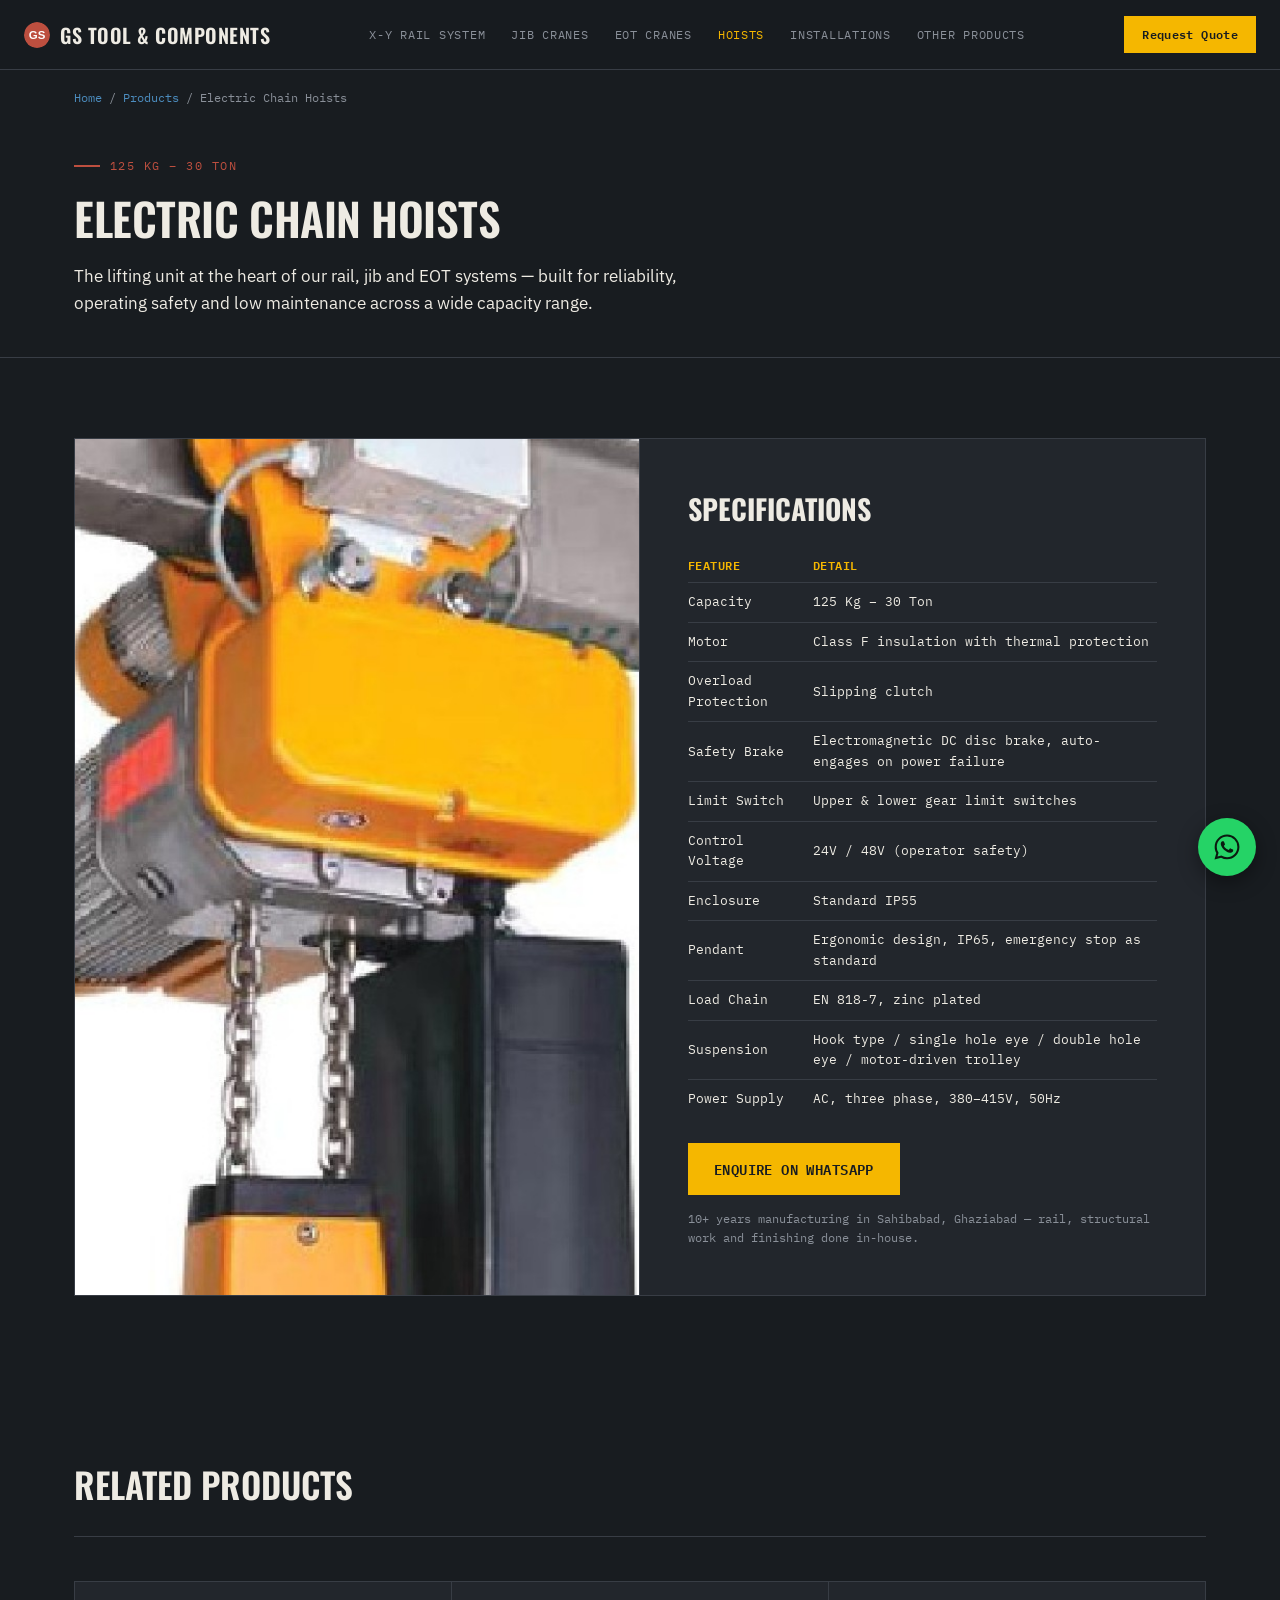
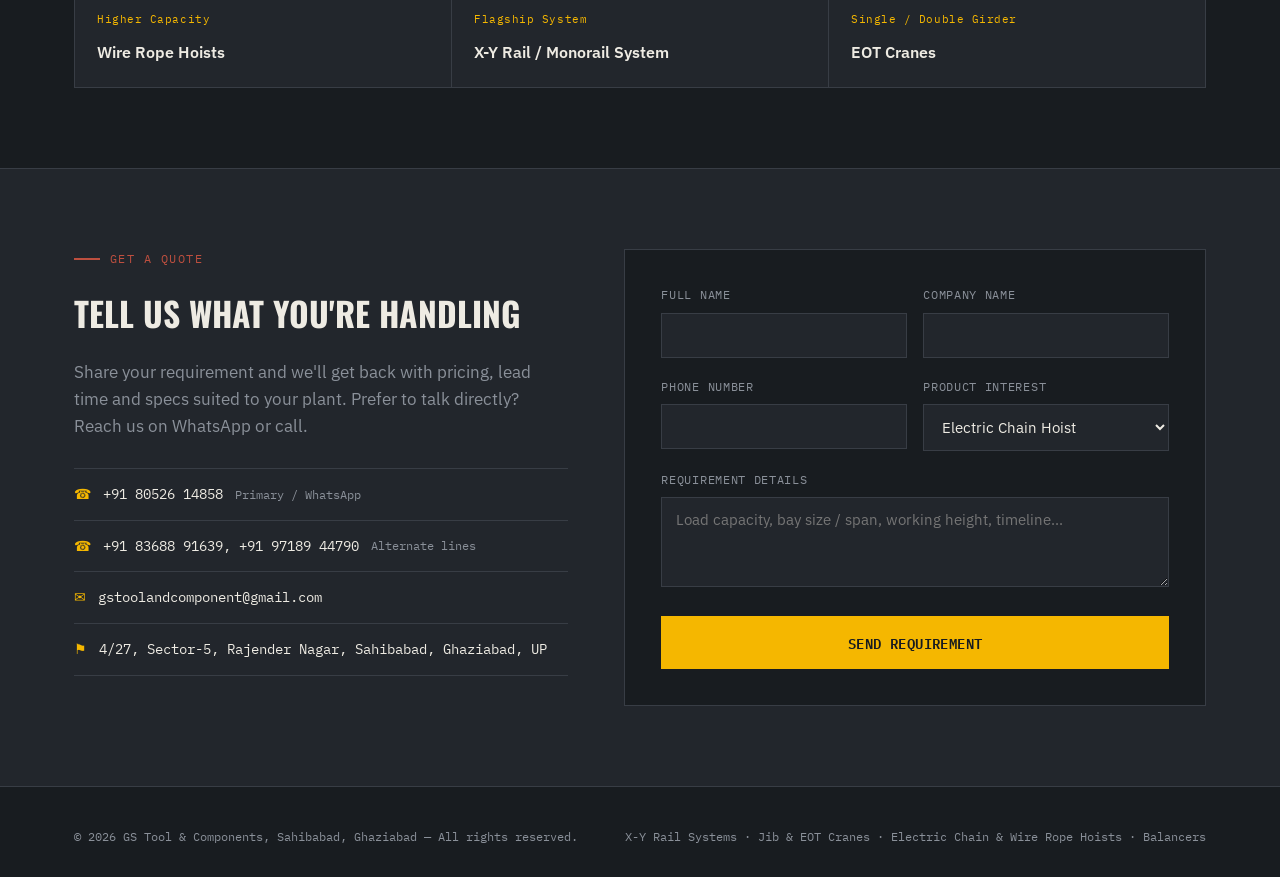
<file: products/electric-chain-hoist.html>
<!DOCTYPE html>
<html lang="en">
<head>
<meta charset="UTF-8">
<meta name="viewport" content="width=device-width, initial-scale=1.0">
<title>Electric Chain Hoists (125 Kg – 30 Ton) | GS Tool & Components</title>
<meta name="description" content="Electric chain hoists from 125 Kg to 30 Ton, IP55 enclosure, EN 818-7 chain, supplied by GS Tool & Components, Ghaziabad.">
<meta name="keywords" content="electric chain hoist manufacturer, electric chain hoist supplier India, 30 ton chain hoist, hoist Ghaziabad">
<link rel="canonical" href="https://gstoolcomponents.com/products/electric-chain-hoist.html">
<meta property="og:title" content="Electric Chain Hoists (125 Kg – 30 Ton) | GS Tool & Components">
<meta property="og:description" content="Electric chain hoists from 125 Kg to 30 Ton, IP55 enclosure, EN 818-7 chain, supplied by GS Tool & Components, Ghaziabad.">
<meta property="og:type" content="website">
<link rel="preconnect" href="https://fonts.googleapis.com">
<link href="https://fonts.googleapis.com/css2?family=Oswald:wght@400;500;600;700&family=IBM+Plex+Sans:wght@400;500;600;700&family=IBM+Plex+Mono:wght@400;500;600&display=swap" rel="stylesheet">
<link rel="icon" type="image/svg+xml" href="../images/favicon.svg">
<link rel="stylesheet" href="../css/style.css">
<script type="application/ld+json">
{
  "@context": "https://schema.org",
  "@type": "Service",
  "serviceType": "Electric Chain Hoist Supply",
  "name": "Electric Chain Hoists (125 Kg – 30 Ton)",
  "description": "Electric chain hoists from 125 Kg to 30 Ton, IP55 enclosure, EN 818-7 chain, supplied by GS Tool & Components, Ghaziabad.",
  "url": "https://gstoolcomponents.com/products/electric-chain-hoist.html",
  "provider": {
    "@type": "Organization",
    "name": "GS Tool & Components",
    "url": "https://gstoolcomponents.com/"
  },
  "areaServed": "IN"
}
</script>
</head>
<body>

<header>
  <div class="header-inner">
    <a class="logo" href="../index.html"><span class="mark"></span>GS Tool &amp; Components</a>
    <nav id="siteNav">
      <a href="../products/xy-rail-system.html">X-Y Rail System</a>
      <a href="../products/jib-crane.html">Jib Cranes</a>
      <a href="../products/eot-crane.html">EOT Cranes</a>
      <a href="../products/electric-chain-hoist.html" class="active">Hoists</a>
      <a href="../index.html#installations">Installations</a>
      <a href="../products/precision-components.html">Other Products</a>
    </nav>
        <button class="nav-toggle" id="navToggle" aria-label="Toggle menu" aria-expanded="false" aria-controls="siteNav">
      <span></span><span></span><span></span>
    </button>

    <a class="header-cta" href="../index.html#contact">Request Quote</a>
  </div>
</header>

<div class="breadcrumb">
  <a href="../index.html">Home</a> / <a href="../index.html#products">Products</a> / Electric Chain Hoists
</div>
<section class="product-hero">
  <div class="wrap">
    <div class="eyebrow">125 Kg – 30 Ton</div>
    <h1>Electric Chain Hoists</h1>
    <p class="sub">The lifting unit at the heart of our rail, jib and EOT systems — built for reliability, operating safety and low maintenance across a wide capacity range.</p>
  </div>
</section>

<section>
  <div class="wrap">
    <div class="spotlight">
      <div class="spotlight-grid">
        <div class="spotlight-media">
          <img src="../images/electric-chain-hoist.jpg" alt="Electric chain hoist supplied by GS Tool & Components, mounted on a rail with pendant control" loading="lazy">
        </div>
        <div class="spotlight-content">
          <h3>Specifications</h3>
          <table class="spec-table">
            <tr><th>Feature</th><th>Detail</th></tr>
            <tr><td>Capacity</td><td>125 Kg – 30 Ton</td></tr>
            <tr><td>Motor</td><td>Class F insulation with thermal protection</td></tr>
            <tr><td>Overload Protection</td><td>Slipping clutch</td></tr>
            <tr><td>Safety Brake</td><td>Electromagnetic DC disc brake, auto-engages on power failure</td></tr>
            <tr><td>Limit Switch</td><td>Upper &amp; lower gear limit switches</td></tr>
            <tr><td>Control Voltage</td><td>24V / 48V (operator safety)</td></tr>
            <tr><td>Enclosure</td><td>Standard IP55</td></tr>
            <tr><td>Pendant</td><td>Ergonomic design, IP65, emergency stop as standard</td></tr>
            <tr><td>Load Chain</td><td>EN 818-7, zinc plated</td></tr>
            <tr><td>Suspension</td><td>Hook type / single hole eye / double hole eye / motor-driven trolley</td></tr>
            <tr><td>Power Supply</td><td>AC, three phase, 380–415V, 50Hz</td></tr>
          </table>
          <a href="https://wa.me/918052614858?text=Hi%2C%20I%27d%20like%20a%20quote%20for%20an%20Electric%20Chain%20Hoist." class="btn-primary" target="_blank" rel="noopener">Enquire on WhatsApp</a>
          <p class="trust-line">10+ years manufacturing in Sahibabad, Ghaziabad — rail, structural work and finishing done in-house.</p>
        </div>
      </div>
    </div>
  </div>
</section>

<section>
  <div class="wrap">
    <div class="section-head">
      <div>
        <h2>Related Products</h2>
      </div>
    </div>
    <div class="related-grid">
      <a class="related-card" href="wire-rope-hoist.html">
      <span>Higher Capacity</span>
      <h5>Wire Rope Hoists</h5>
    </a>
    <a class="related-card" href="xy-rail-system.html">
      <span>Flagship System</span>
      <h5>X-Y Rail / Monorail System</h5>
    </a>
    <a class="related-card" href="eot-crane.html">
      <span>Single / Double Girder</span>
      <h5>EOT Cranes</h5>
    </a>
    </div>
  </div>
</section>


<section class="lead-section" id="contact">
  <div class="wrap">
    <div class="lead-grid">
      <div class="lead-info">
        <div class="eyebrow">Get a Quote</div>
        <h2>Tell Us What You're Handling</h2>
        <p>Share your requirement and we'll get back with pricing, lead time and specs suited to your plant. Prefer to talk directly? Reach us on WhatsApp or call.</p>
        <div class="contact-line"><span class="ico">☎</span> +91 80526 14858<small>Primary / WhatsApp</small></div>
        <div class="contact-line"><span class="ico">☎</span> +91 83688 91639, +91 97189 44790<small>Alternate lines</small></div>
        <div class="contact-line"><span class="ico">✉</span> gstoolandcomponent@gmail.com</div>
        <div class="contact-line"><span class="ico">⚑</span> 4/27, Sector-5, Rajender Nagar, Sahibabad, Ghaziabad, UP</div>
      </div>

      <div>
        <form id="leadForm">
          <div class="form-two">
            <div class="form-row">
              <label for="name">Full Name</label>
              <input type="text" id="name" required>
            </div>
            <div class="form-row">
              <label for="company">Company Name</label>
              <input type="text" id="company">
            </div>
          </div>
          <div class="form-two">
            <div class="form-row">
              <label for="phone">Phone Number</label>
              <input type="tel" id="phone" required>
            </div>
            <div class="form-row">
              <label for="interest">Product Interest</label>
              <select id="interest">
                <option>X-Y Rail / Monorail System</option>
                <option>Jib Crane</option>
                <option>EOT Crane</option>
                <option selected>Electric Chain Hoist</option>
                <option>Wire Rope Hoist</option>
                <option>Air Hoist</option>
                <option>Air / Spring Balancer</option>
                <option>Precision Components / Fabrication</option>
                <option>Other</option>
              </select>
            </div>
          </div>
          <div class="form-row">
            <label for="message">Requirement Details</label>
            <textarea id="message" placeholder="Load capacity, bay size / span, working height, timeline..."></textarea>
          </div>
          <button type="submit" class="form-submit">Send Requirement</button>
        </form>

      </div>
    </div>
  </div>
</section>

<footer>
  <div class="wrap footer-inner">
    <div>© <span id="year"></span> GS Tool &amp; Components, Sahibabad, Ghaziabad — All rights reserved.</div>
    <div>X-Y Rail Systems · Jib &amp; EOT Cranes · Electric Chain &amp; Wire Rope Hoists · Balancers</div>
  </div>
</footer>

<a class="float-wa" href="https://wa.me/918052614858?text=Hi%2C%20I%20have%20an%20enquiry%20about%20your%20products." target="_blank" rel="noopener" aria-label="Chat on WhatsApp">
  <svg width="30" height="30" viewBox="0 0 24 24" fill="#0b1a10"><path d="M12.04 2c-5.46 0-9.9 4.44-9.9 9.9 0 1.75.46 3.45 1.32 4.95L2 22l5.25-1.38a9.9 9.9 0 0 0 4.79 1.22h.01c5.46 0 9.9-4.44 9.9-9.9 0-2.64-1.03-5.12-2.9-6.98A9.82 9.82 0 0 0 12.04 2zm0 18.1h-.01a8.2 8.2 0 0 1-4.18-1.14l-.3-.18-3.12.82.83-3.04-.2-.31a8.22 8.22 0 0 1-1.26-4.35c0-4.55 3.7-8.25 8.25-8.25a8.2 8.2 0 0 1 5.83 2.42 8.18 8.18 0 0 1 2.41 5.83c0 4.55-3.71 8.2-8.25 8.2zm4.52-6.16c-.25-.12-1.47-.72-1.7-.81-.23-.08-.39-.12-.56.13-.17.25-.64.81-.78.97-.15.17-.29.19-.54.06-.25-.12-1.04-.38-1.98-1.22-.73-.65-1.22-1.46-1.37-1.71-.14-.25-.02-.38.11-.5.11-.11.25-.29.37-.43.12-.14.16-.25.25-.41.08-.17.04-.31-.02-.43-.06-.12-.56-1.35-.77-1.85-.2-.48-.41-.42-.56-.43h-.48c-.17 0-.43.06-.66.31-.23.25-.86.84-.86 2.05s.88 2.38 1 2.54c.12.17 1.73 2.64 4.19 3.7.59.25 1.04.4 1.4.51.59.19 1.12.16 1.54.1.47-.07 1.47-.6 1.68-1.18.21-.58.21-1.08.14-1.18-.06-.1-.23-.16-.48-.28z"/></svg>
</a>

<script src="../js/main.js"></script>
<!-- Cloudflare Web Analytics --><script type="module" src="https://static.cloudflareinsights.com/beacon.min.js" data-cf-beacon='{"token": "b29824c416db455db9053b5b14a09f09"}'></script><!-- End Cloudflare Web Analytics -->
</body>
</html>
</file>
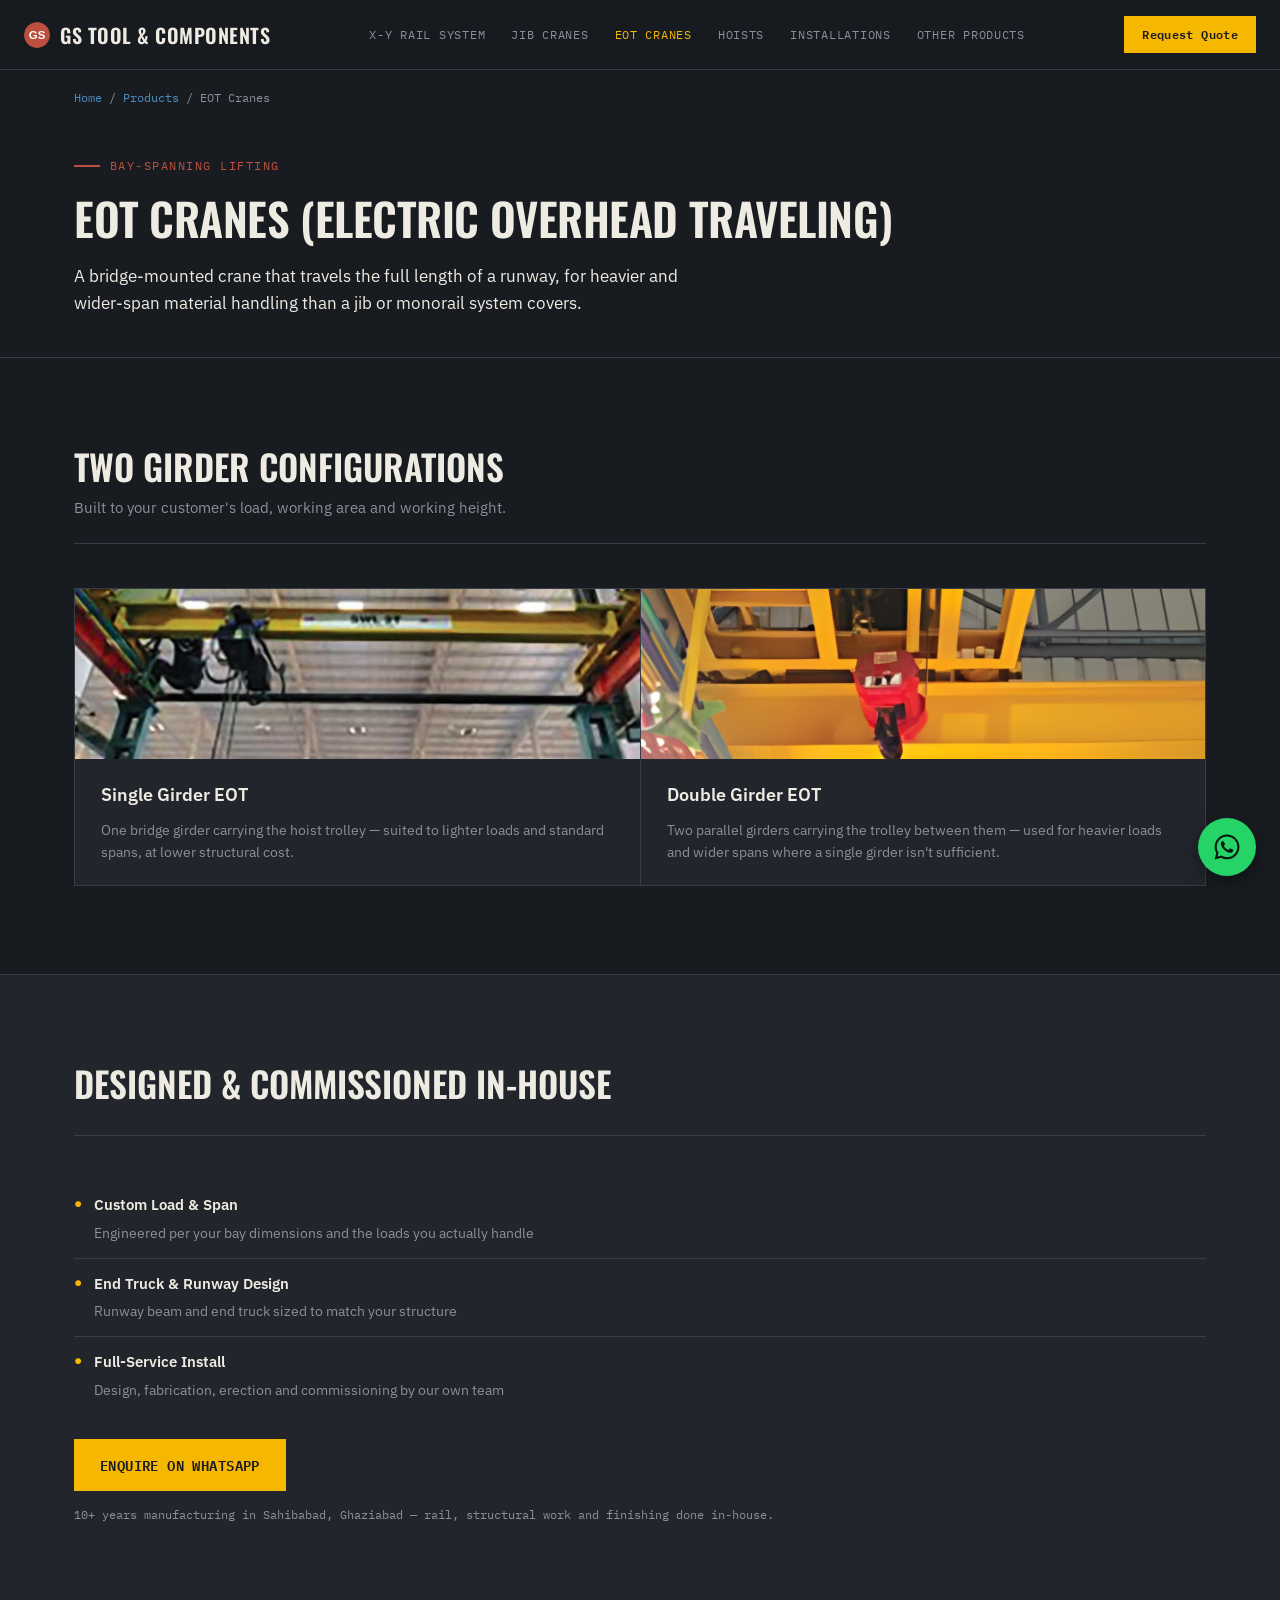
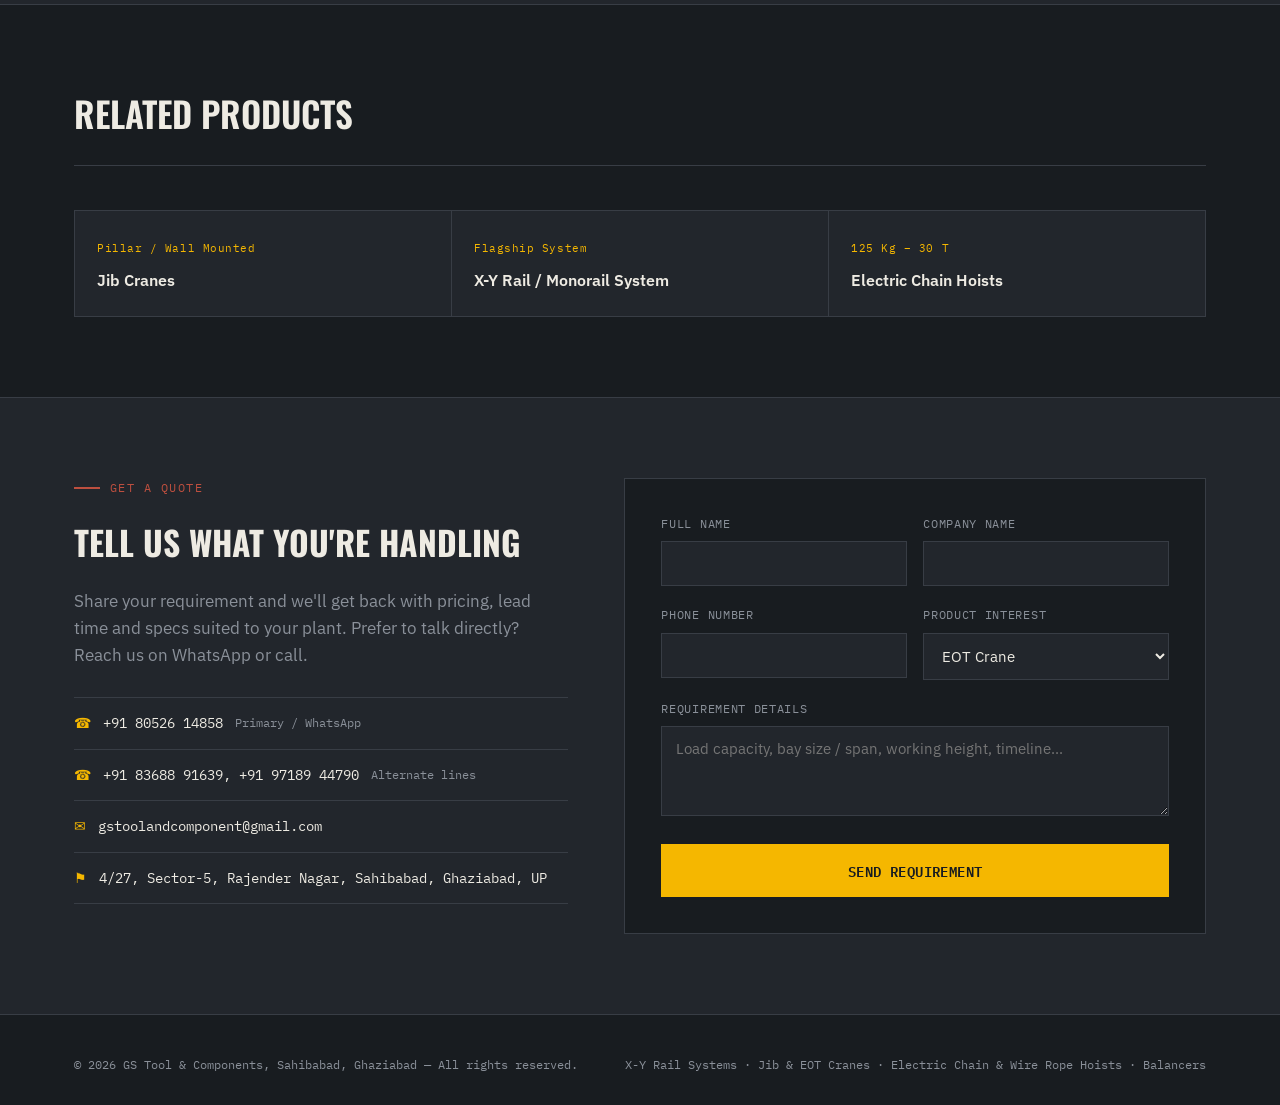
<file: products/eot-crane.html>
<!DOCTYPE html>
<html lang="en">
<head>
<meta charset="UTF-8">
<meta name="viewport" content="width=device-width, initial-scale=1.0">
<title>EOT Cranes — Single & Double Girder | GS Tool & Components</title>
<meta name="description" content="Single and double girder EOT (Electric Overhead Traveling) cranes manufactured by GS Tool & Components, Ghaziabad, built to customer load and span requirements.">
<meta name="keywords" content="EOT crane manufacturer, single girder EOT crane, double girder EOT crane, overhead traveling crane India, EOT crane Ghaziabad">
<link rel="canonical" href="https://gstoolcomponents.com/products/eot-crane.html">
<meta property="og:title" content="EOT Cranes — Single & Double Girder | GS Tool & Components">
<meta property="og:description" content="Single and double girder EOT (Electric Overhead Traveling) cranes manufactured by GS Tool & Components, Ghaziabad, built to customer load and span requirements.">
<meta property="og:type" content="website">
<link rel="preconnect" href="https://fonts.googleapis.com">
<link href="https://fonts.googleapis.com/css2?family=Oswald:wght@400;500;600;700&family=IBM+Plex+Sans:wght@400;500;600;700&family=IBM+Plex+Mono:wght@400;500;600&display=swap" rel="stylesheet">
<link rel="icon" type="image/svg+xml" href="../images/favicon.svg">
<link rel="stylesheet" href="../css/style.css">
<script type="application/ld+json">
{
  "@context": "https://schema.org",
  "@type": "Service",
  "serviceType": "EOT Crane Manufacturing & Installation",
  "name": "EOT Cranes — Single & Double Girder",
  "description": "Single and double girder EOT (Electric Overhead Traveling) cranes manufactured by GS Tool & Components, Ghaziabad, built to customer load and span requirements.",
  "url": "https://gstoolcomponents.com/products/eot-crane.html",
  "provider": {
    "@type": "Organization",
    "name": "GS Tool & Components",
    "url": "https://gstoolcomponents.com/"
  },
  "areaServed": "IN"
}
</script>
</head>
<body>

<header>
  <div class="header-inner">
    <a class="logo" href="../index.html"><span class="mark"></span>GS Tool &amp; Components</a>
    <nav id="siteNav">
      <a href="../products/xy-rail-system.html">X-Y Rail System</a>
      <a href="../products/jib-crane.html">Jib Cranes</a>
      <a href="../products/eot-crane.html" class="active">EOT Cranes</a>
      <a href="../products/electric-chain-hoist.html">Hoists</a>
      <a href="../index.html#installations">Installations</a>
      <a href="../products/precision-components.html">Other Products</a>
    </nav>
        <button class="nav-toggle" id="navToggle" aria-label="Toggle menu" aria-expanded="false" aria-controls="siteNav">
      <span></span><span></span><span></span>
    </button>

    <a class="header-cta" href="../index.html#contact">Request Quote</a>
  </div>
</header>

<div class="breadcrumb">
  <a href="../index.html">Home</a> / <a href="../index.html#products">Products</a> / EOT Cranes
</div>
<section class="product-hero">
  <div class="wrap">
    <div class="eyebrow">Bay-Spanning Lifting</div>
    <h1>EOT Cranes (Electric Overhead Traveling)</h1>
    <p class="sub">A bridge-mounted crane that travels the full length of a runway, for heavier and wider-span material handling than a jib or monorail system covers.</p>
  </div>
</section>

<section>
  <div class="wrap">
    <div class="section-head">
      <div>
        <h2>Two Girder Configurations</h2>
        <p>Built to your customer's load, working area and working height.</p>
      </div>
    </div>
    <div class="variant-grid">
      <div class="variant-card with-photo">
        <img src="../images/eot-crane-single-girder.jpg" alt="Single girder EOT crane installed by GS Tool & Components" loading="lazy">
        <div class="variant-card-body"><h4>Single Girder EOT</h4><p>One bridge girder carrying the hoist trolley — suited to lighter loads and standard spans, at lower structural cost.</p></div>
      </div>
      <div class="variant-card with-photo">
        <img src="../images/eot-crane-double-girder.jpg" alt="Double girder EOT crane installed by GS Tool & Components" loading="lazy">
        <div class="variant-card-body"><h4>Double Girder EOT</h4><p>Two parallel girders carrying the trolley between them — used for heavier loads and wider spans where a single girder isn't sufficient.</p></div>
      </div>
    </div>
  </div>
</section>

<section style="background:var(--graphite-panel); border-top:1px solid var(--hairline); border-bottom:1px solid var(--hairline);">
  <div class="wrap">
    <div class="section-head">
      <div>
        <h2>Designed &amp; Commissioned In-House</h2>
      </div>
    </div>
    <ul class="feature-list">
      <li><span class="dot">●</span><div><strong>Custom Load &amp; Span</strong><span>Engineered per your bay dimensions and the loads you actually handle</span></div></li>
      <li><span class="dot">●</span><div><strong>End Truck &amp; Runway Design</strong><span>Runway beam and end truck sized to match your structure</span></div></li>
      <li><span class="dot">●</span><div><strong>Full-Service Install</strong><span>Design, fabrication, erection and commissioning by our own team</span></div></li>
    </ul>
    <a href="https://wa.me/918052614858?text=Hi%2C%20I%27d%20like%20a%20quote%20for%20an%20EOT%20Crane." class="btn-primary" target="_blank" rel="noopener">Enquire on WhatsApp</a>
    <p class="trust-line">10+ years manufacturing in Sahibabad, Ghaziabad — rail, structural work and finishing done in-house.</p>
  </div>
</section>

<section>
  <div class="wrap">
    <div class="section-head">
      <div>
        <h2>Related Products</h2>
      </div>
    </div>
    <div class="related-grid">
      <a class="related-card" href="jib-crane.html">
      <span>Pillar / Wall Mounted</span>
      <h5>Jib Cranes</h5>
    </a>
    <a class="related-card" href="xy-rail-system.html">
      <span>Flagship System</span>
      <h5>X-Y Rail / Monorail System</h5>
    </a>
    <a class="related-card" href="electric-chain-hoist.html">
      <span>125 Kg – 30 T</span>
      <h5>Electric Chain Hoists</h5>
    </a>
    </div>
  </div>
</section>


<section class="lead-section" id="contact">
  <div class="wrap">
    <div class="lead-grid">
      <div class="lead-info">
        <div class="eyebrow">Get a Quote</div>
        <h2>Tell Us What You're Handling</h2>
        <p>Share your requirement and we'll get back with pricing, lead time and specs suited to your plant. Prefer to talk directly? Reach us on WhatsApp or call.</p>
        <div class="contact-line"><span class="ico">☎</span> +91 80526 14858<small>Primary / WhatsApp</small></div>
        <div class="contact-line"><span class="ico">☎</span> +91 83688 91639, +91 97189 44790<small>Alternate lines</small></div>
        <div class="contact-line"><span class="ico">✉</span> gstoolandcomponent@gmail.com</div>
        <div class="contact-line"><span class="ico">⚑</span> 4/27, Sector-5, Rajender Nagar, Sahibabad, Ghaziabad, UP</div>
      </div>

      <div>
        <form id="leadForm">
          <div class="form-two">
            <div class="form-row">
              <label for="name">Full Name</label>
              <input type="text" id="name" required>
            </div>
            <div class="form-row">
              <label for="company">Company Name</label>
              <input type="text" id="company">
            </div>
          </div>
          <div class="form-two">
            <div class="form-row">
              <label for="phone">Phone Number</label>
              <input type="tel" id="phone" required>
            </div>
            <div class="form-row">
              <label for="interest">Product Interest</label>
              <select id="interest">
                <option>X-Y Rail / Monorail System</option>
                <option>Jib Crane</option>
                <option selected>EOT Crane</option>
                <option>Electric Chain Hoist</option>
                <option>Wire Rope Hoist</option>
                <option>Air Hoist</option>
                <option>Air / Spring Balancer</option>
                <option>Precision Components / Fabrication</option>
                <option>Other</option>
              </select>
            </div>
          </div>
          <div class="form-row">
            <label for="message">Requirement Details</label>
            <textarea id="message" placeholder="Load capacity, bay size / span, working height, timeline..."></textarea>
          </div>
          <button type="submit" class="form-submit">Send Requirement</button>
        </form>

      </div>
    </div>
  </div>
</section>

<footer>
  <div class="wrap footer-inner">
    <div>© <span id="year"></span> GS Tool &amp; Components, Sahibabad, Ghaziabad — All rights reserved.</div>
    <div>X-Y Rail Systems · Jib &amp; EOT Cranes · Electric Chain &amp; Wire Rope Hoists · Balancers</div>
  </div>
</footer>

<a class="float-wa" href="https://wa.me/918052614858?text=Hi%2C%20I%20have%20an%20enquiry%20about%20your%20products." target="_blank" rel="noopener" aria-label="Chat on WhatsApp">
  <svg width="30" height="30" viewBox="0 0 24 24" fill="#0b1a10"><path d="M12.04 2c-5.46 0-9.9 4.44-9.9 9.9 0 1.75.46 3.45 1.32 4.95L2 22l5.25-1.38a9.9 9.9 0 0 0 4.79 1.22h.01c5.46 0 9.9-4.44 9.9-9.9 0-2.64-1.03-5.12-2.9-6.98A9.82 9.82 0 0 0 12.04 2zm0 18.1h-.01a8.2 8.2 0 0 1-4.18-1.14l-.3-.18-3.12.82.83-3.04-.2-.31a8.22 8.22 0 0 1-1.26-4.35c0-4.55 3.7-8.25 8.25-8.25a8.2 8.2 0 0 1 5.83 2.42 8.18 8.18 0 0 1 2.41 5.83c0 4.55-3.71 8.2-8.25 8.2zm4.52-6.16c-.25-.12-1.47-.72-1.7-.81-.23-.08-.39-.12-.56.13-.17.25-.64.81-.78.97-.15.17-.29.19-.54.06-.25-.12-1.04-.38-1.98-1.22-.73-.65-1.22-1.46-1.37-1.71-.14-.25-.02-.38.11-.5.11-.11.25-.29.37-.43.12-.14.16-.25.25-.41.08-.17.04-.31-.02-.43-.06-.12-.56-1.35-.77-1.85-.2-.48-.41-.42-.56-.43h-.48c-.17 0-.43.06-.66.31-.23.25-.86.84-.86 2.05s.88 2.38 1 2.54c.12.17 1.73 2.64 4.19 3.7.59.25 1.04.4 1.4.51.59.19 1.12.16 1.54.1.47-.07 1.47-.6 1.68-1.18.21-.58.21-1.08.14-1.18-.06-.1-.23-.16-.48-.28z"/></svg>
</a>

<script src="../js/main.js"></script>
<!-- Cloudflare Web Analytics --><script type="module" src="https://static.cloudflareinsights.com/beacon.min.js" data-cf-beacon='{"token": "b29824c416db455db9053b5b14a09f09"}'></script><!-- End Cloudflare Web Analytics -->
</body>
</html>
</file>
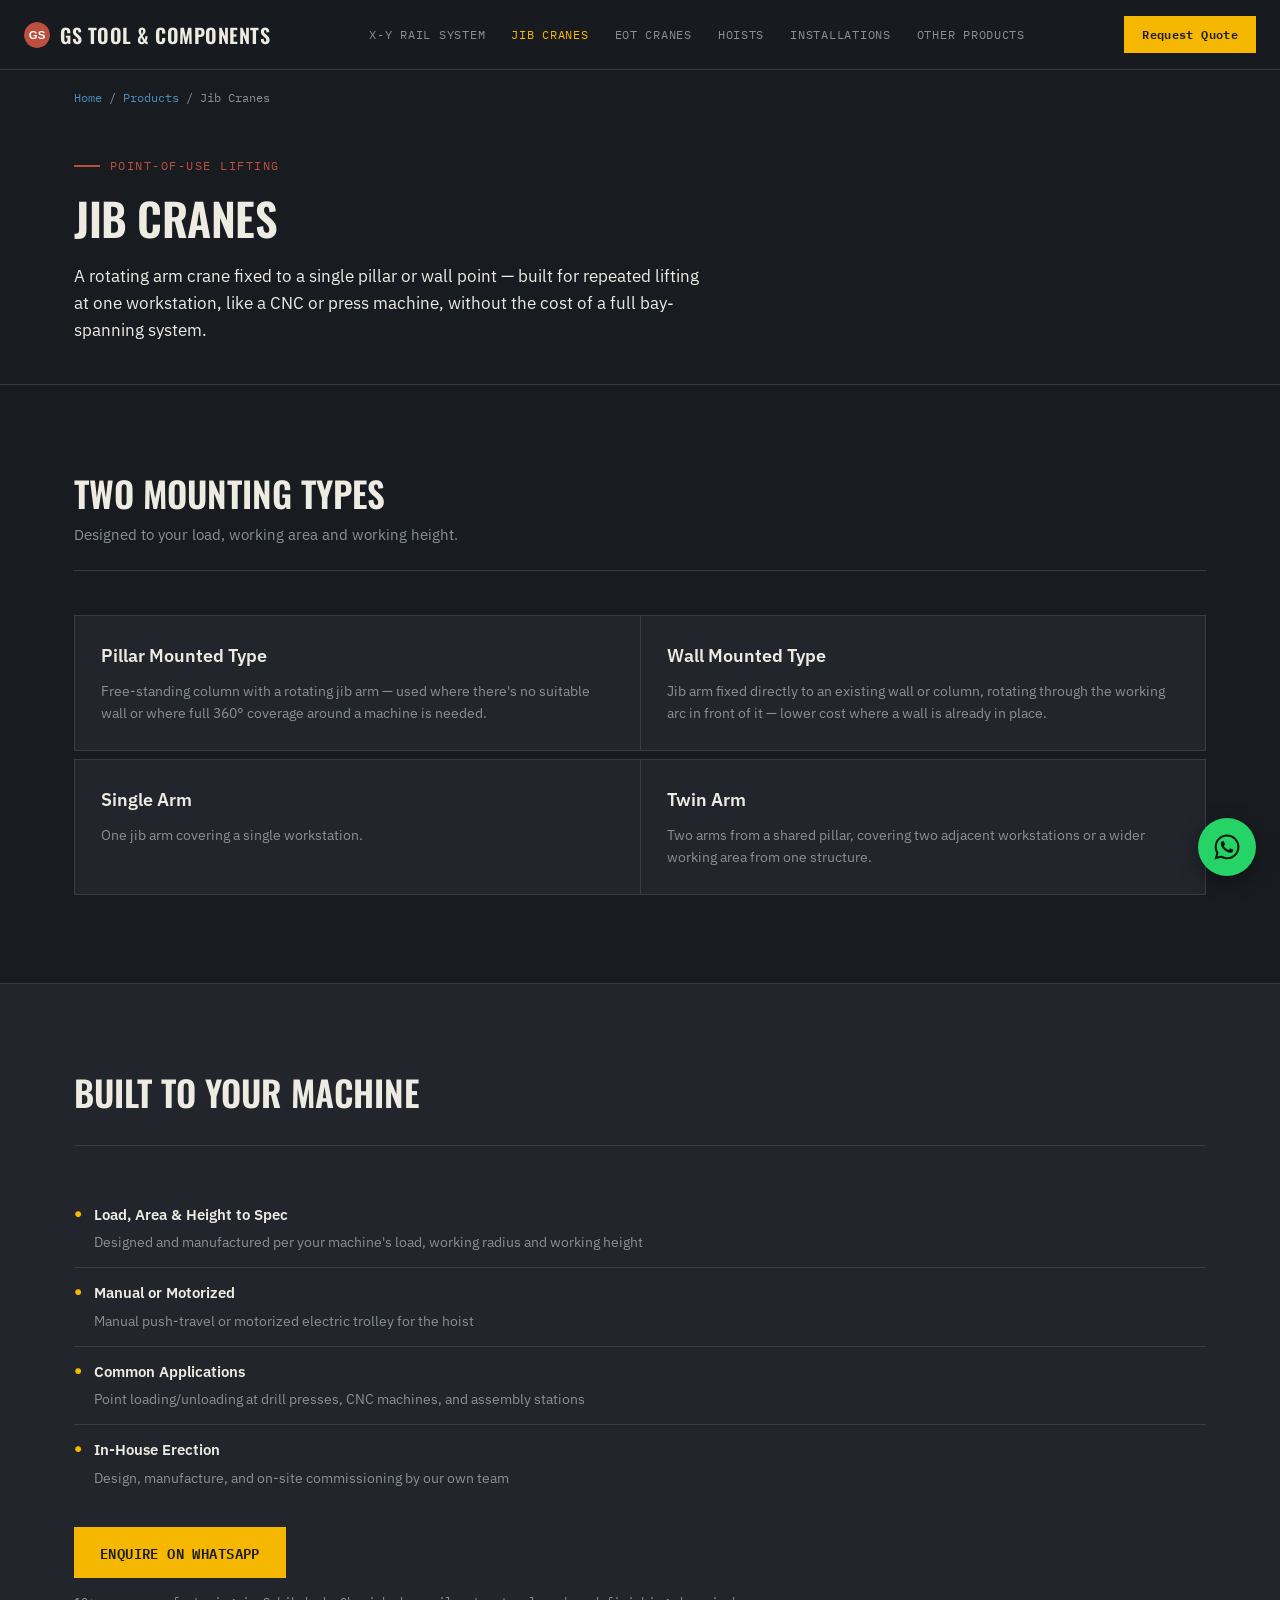
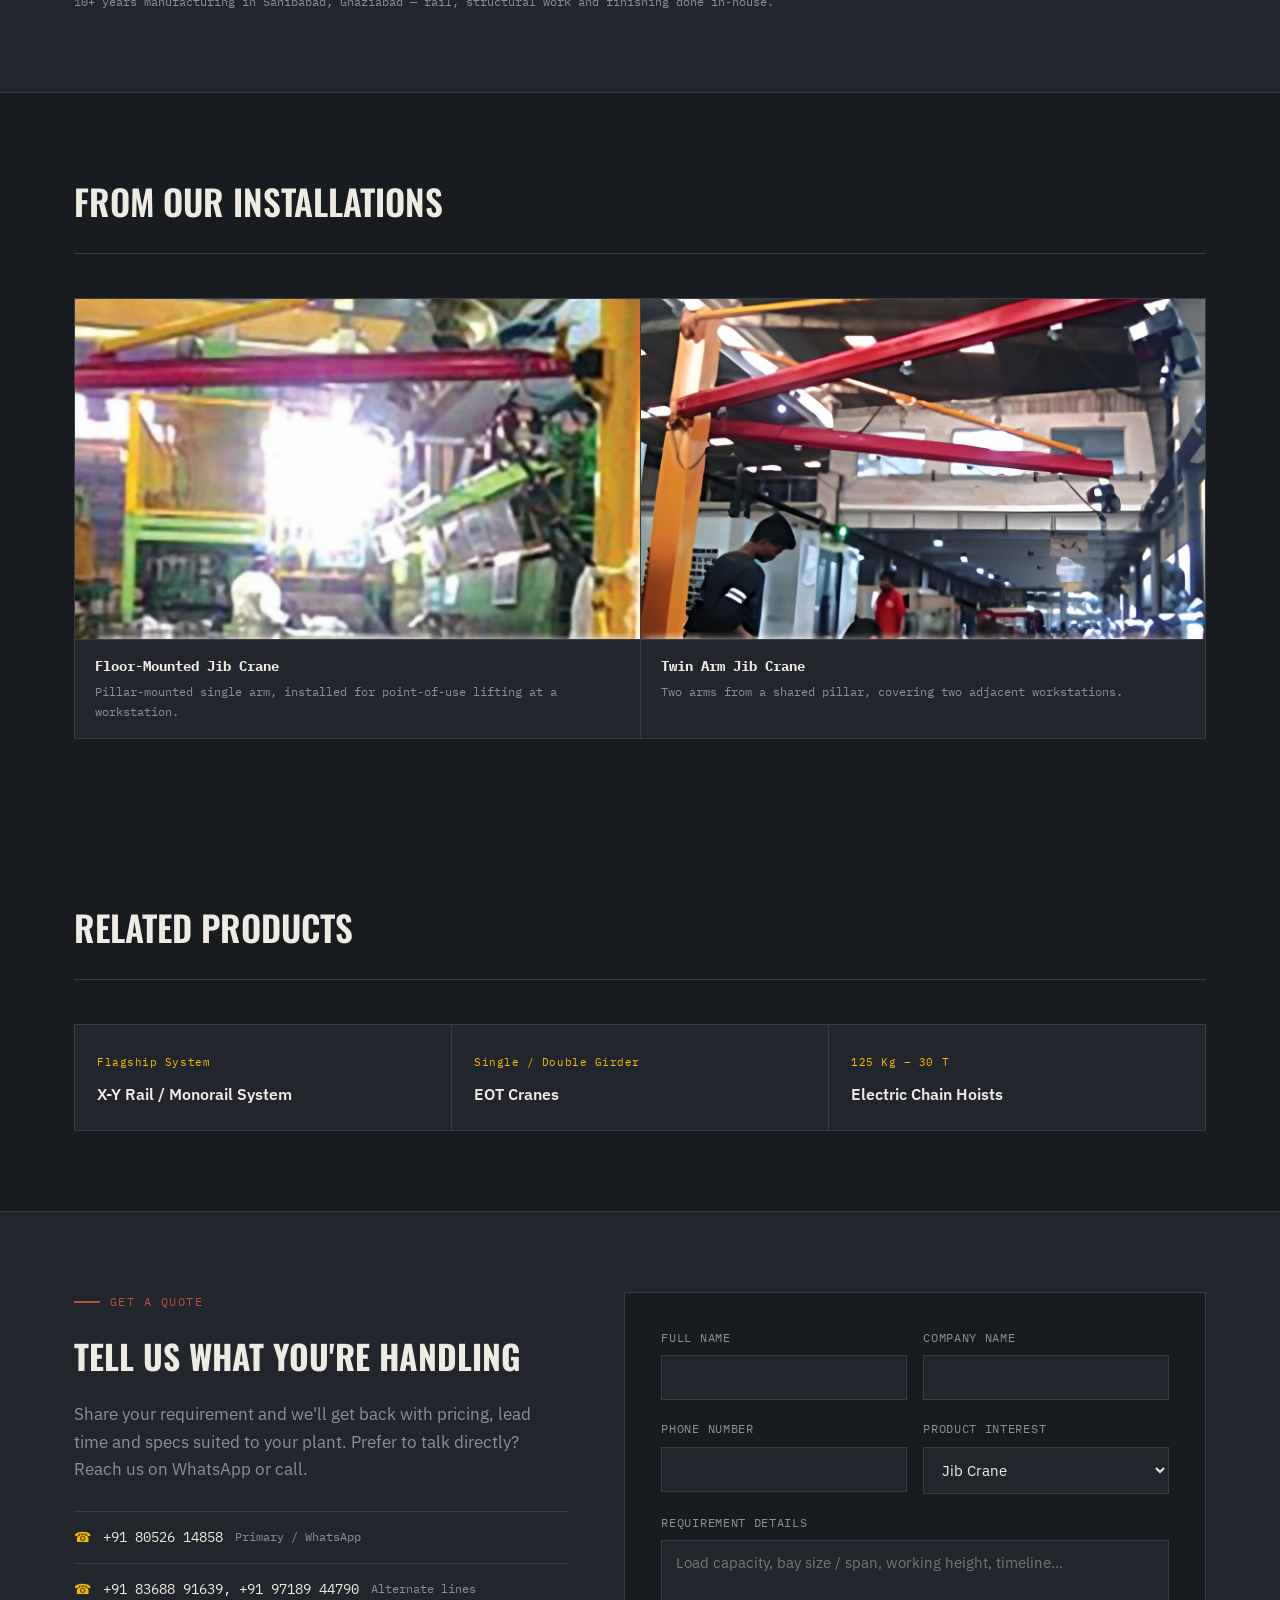
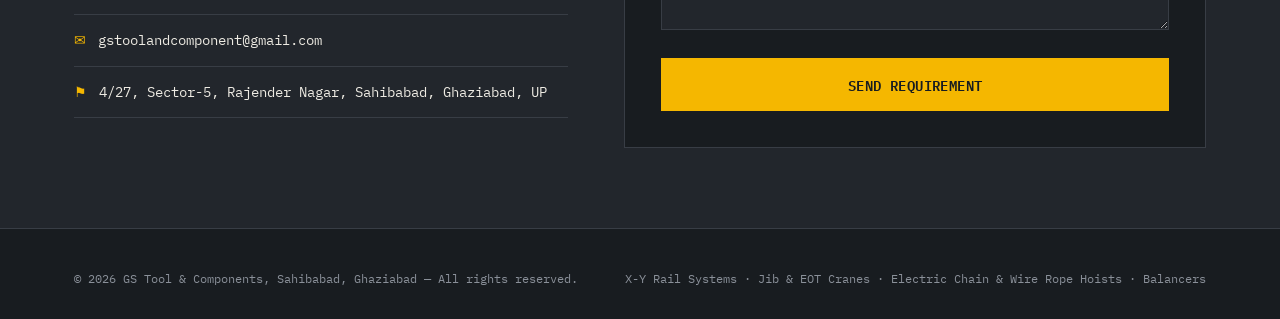
<file: products/jib-crane.html>
<!DOCTYPE html>
<html lang="en">
<head>
<meta charset="UTF-8">
<meta name="viewport" content="width=device-width, initial-scale=1.0">
<title>Jib Cranes — Pillar & Wall Mounted | GS Tool & Components</title>
<meta name="description" content="Pillar-mounted and wall-mounted jib cranes manufactured by GS Tool & Components, Ghaziabad, designed to your load, working area and working height.">
<meta name="keywords" content="jib crane manufacturer, pillar mounted jib crane, wall mounted jib crane India, jib crane Ghaziabad">
<link rel="canonical" href="https://gstoolcomponents.com/products/jib-crane.html">
<meta property="og:title" content="Jib Cranes — Pillar & Wall Mounted | GS Tool & Components">
<meta property="og:description" content="Pillar-mounted and wall-mounted jib cranes manufactured by GS Tool & Components, Ghaziabad, designed to your load, working area and working height.">
<meta property="og:type" content="website">
<link rel="preconnect" href="https://fonts.googleapis.com">
<link href="https://fonts.googleapis.com/css2?family=Oswald:wght@400;500;600;700&family=IBM+Plex+Sans:wght@400;500;600;700&family=IBM+Plex+Mono:wght@400;500;600&display=swap" rel="stylesheet">
<link rel="icon" type="image/svg+xml" href="../images/favicon.svg">
<link rel="stylesheet" href="../css/style.css">
<script type="application/ld+json">
{
  "@context": "https://schema.org",
  "@type": "Service",
  "serviceType": "Jib Crane Manufacturing & Installation",
  "name": "Jib Cranes — Pillar & Wall Mounted",
  "description": "Pillar-mounted and wall-mounted jib cranes manufactured by GS Tool & Components, Ghaziabad, designed to your load, working area and working height.",
  "url": "https://gstoolcomponents.com/products/jib-crane.html",
  "provider": {
    "@type": "Organization",
    "name": "GS Tool & Components",
    "url": "https://gstoolcomponents.com/"
  },
  "areaServed": "IN"
}
</script>
</head>
<body>

<header>
  <div class="header-inner">
    <a class="logo" href="../index.html"><span class="mark"></span>GS Tool &amp; Components</a>
    <nav id="siteNav">
      <a href="../products/xy-rail-system.html">X-Y Rail System</a>
      <a href="../products/jib-crane.html" class="active">Jib Cranes</a>
      <a href="../products/eot-crane.html">EOT Cranes</a>
      <a href="../products/electric-chain-hoist.html">Hoists</a>
      <a href="../index.html#installations">Installations</a>
      <a href="../products/precision-components.html">Other Products</a>
    </nav>
        <button class="nav-toggle" id="navToggle" aria-label="Toggle menu" aria-expanded="false" aria-controls="siteNav">
      <span></span><span></span><span></span>
    </button>

    <a class="header-cta" href="../index.html#contact">Request Quote</a>
  </div>
</header>

<div class="breadcrumb">
  <a href="../index.html">Home</a> / <a href="../index.html#products">Products</a> / Jib Cranes
</div>
<section class="product-hero">
  <div class="wrap">
    <div class="eyebrow">Point-of-Use Lifting</div>
    <h1>Jib Cranes</h1>
    <p class="sub">A rotating arm crane fixed to a single pillar or wall point — built for repeated lifting at one workstation, like a CNC or press machine, without the cost of a full bay-spanning system.</p>
  </div>
</section>

<section>
  <div class="wrap">
    <div class="section-head">
      <div>
        <h2>Two Mounting Types</h2>
        <p>Designed to your load, working area and working height.</p>
      </div>
    </div>
    <div class="variant-grid">
      <div class="variant-card"><h4>Pillar Mounted Type</h4><p>Free-standing column with a rotating jib arm — used where there's no suitable wall or where full 360° coverage around a machine is needed.</p></div>
      <div class="variant-card"><h4>Wall Mounted Type</h4><p>Jib arm fixed directly to an existing wall or column, rotating through the working arc in front of it — lower cost where a wall is already in place.</p></div>
    </div>
    <div class="variant-grid">
      <div class="variant-card"><h4>Single Arm</h4><p>One jib arm covering a single workstation.</p></div>
      <div class="variant-card"><h4>Twin Arm</h4><p>Two arms from a shared pillar, covering two adjacent workstations or a wider working area from one structure.</p></div>
    </div>
  </div>
</section>

<section style="background:var(--graphite-panel); border-top:1px solid var(--hairline); border-bottom:1px solid var(--hairline);">
  <div class="wrap">
    <div class="section-head">
      <div>
        <h2>Built to Your Machine</h2>
      </div>
    </div>
    <ul class="feature-list">
      <li><span class="dot">●</span><div><strong>Load, Area &amp; Height to Spec</strong><span>Designed and manufactured per your machine's load, working radius and working height</span></div></li>
      <li><span class="dot">●</span><div><strong>Manual or Motorized</strong><span>Manual push-travel or motorized electric trolley for the hoist</span></div></li>
      <li><span class="dot">●</span><div><strong>Common Applications</strong><span>Point loading/unloading at drill presses, CNC machines, and assembly stations</span></div></li>
      <li><span class="dot">●</span><div><strong>In-House Erection</strong><span>Design, manufacture, and on-site commissioning by our own team</span></div></li>
    </ul>
    <a href="https://wa.me/918052614858?text=Hi%2C%20I%27d%20like%20a%20quote%20for%20a%20Jib%20Crane." class="btn-primary" target="_blank" rel="noopener">Enquire on WhatsApp</a>
    <p class="trust-line">10+ years manufacturing in Sahibabad, Ghaziabad — rail, structural work and finishing done in-house.</p>
  </div>
</section>

<section>
  <div class="wrap">
    <div class="section-head">
      <div>
        <h2>From Our Installations</h2>
      </div>
    </div>
    <div class="gallery-grid">
      <div class="gallery-item">
        <img src="../images/jib-crane-floor-mounted.jpg" alt="Floor-mounted pillar jib crane installed by GS Tool & Components" loading="lazy">
        <div class="gallery-caption"><strong>Floor-Mounted Jib Crane</strong>Pillar-mounted single arm, installed for point-of-use lifting at a workstation.</div>
      </div>
      <div class="gallery-item">
        <img src="../images/jib-crane-twin-arm.jpg" alt="Floor-mounted twin arm jib crane installed by GS Tool & Components" loading="lazy">
        <div class="gallery-caption"><strong>Twin Arm Jib Crane</strong>Two arms from a shared pillar, covering two adjacent workstations.</div>
      </div>
    </div>
  </div>
</section>

<section>
  <div class="wrap">
    <div class="section-head">
      <div>
        <h2>Related Products</h2>
      </div>
    </div>
    <div class="related-grid">
      <a class="related-card" href="xy-rail-system.html">
      <span>Flagship System</span>
      <h5>X-Y Rail / Monorail System</h5>
    </a>
    <a class="related-card" href="eot-crane.html">
      <span>Single / Double Girder</span>
      <h5>EOT Cranes</h5>
    </a>
    <a class="related-card" href="electric-chain-hoist.html">
      <span>125 Kg – 30 T</span>
      <h5>Electric Chain Hoists</h5>
    </a>
    </div>
  </div>
</section>


<section class="lead-section" id="contact">
  <div class="wrap">
    <div class="lead-grid">
      <div class="lead-info">
        <div class="eyebrow">Get a Quote</div>
        <h2>Tell Us What You're Handling</h2>
        <p>Share your requirement and we'll get back with pricing, lead time and specs suited to your plant. Prefer to talk directly? Reach us on WhatsApp or call.</p>
        <div class="contact-line"><span class="ico">☎</span> +91 80526 14858<small>Primary / WhatsApp</small></div>
        <div class="contact-line"><span class="ico">☎</span> +91 83688 91639, +91 97189 44790<small>Alternate lines</small></div>
        <div class="contact-line"><span class="ico">✉</span> gstoolandcomponent@gmail.com</div>
        <div class="contact-line"><span class="ico">⚑</span> 4/27, Sector-5, Rajender Nagar, Sahibabad, Ghaziabad, UP</div>
      </div>

      <div>
        <form id="leadForm">
          <div class="form-two">
            <div class="form-row">
              <label for="name">Full Name</label>
              <input type="text" id="name" required>
            </div>
            <div class="form-row">
              <label for="company">Company Name</label>
              <input type="text" id="company">
            </div>
          </div>
          <div class="form-two">
            <div class="form-row">
              <label for="phone">Phone Number</label>
              <input type="tel" id="phone" required>
            </div>
            <div class="form-row">
              <label for="interest">Product Interest</label>
              <select id="interest">
                <option>X-Y Rail / Monorail System</option>
                <option selected>Jib Crane</option>
                <option>EOT Crane</option>
                <option>Electric Chain Hoist</option>
                <option>Wire Rope Hoist</option>
                <option>Air Hoist</option>
                <option>Air / Spring Balancer</option>
                <option>Precision Components / Fabrication</option>
                <option>Other</option>
              </select>
            </div>
          </div>
          <div class="form-row">
            <label for="message">Requirement Details</label>
            <textarea id="message" placeholder="Load capacity, bay size / span, working height, timeline..."></textarea>
          </div>
          <button type="submit" class="form-submit">Send Requirement</button>
        </form>

      </div>
    </div>
  </div>
</section>

<footer>
  <div class="wrap footer-inner">
    <div>© <span id="year"></span> GS Tool &amp; Components, Sahibabad, Ghaziabad — All rights reserved.</div>
    <div>X-Y Rail Systems · Jib &amp; EOT Cranes · Electric Chain &amp; Wire Rope Hoists · Balancers</div>
  </div>
</footer>

<a class="float-wa" href="https://wa.me/918052614858?text=Hi%2C%20I%20have%20an%20enquiry%20about%20your%20products." target="_blank" rel="noopener" aria-label="Chat on WhatsApp">
  <svg width="30" height="30" viewBox="0 0 24 24" fill="#0b1a10"><path d="M12.04 2c-5.46 0-9.9 4.44-9.9 9.9 0 1.75.46 3.45 1.32 4.95L2 22l5.25-1.38a9.9 9.9 0 0 0 4.79 1.22h.01c5.46 0 9.9-4.44 9.9-9.9 0-2.64-1.03-5.12-2.9-6.98A9.82 9.82 0 0 0 12.04 2zm0 18.1h-.01a8.2 8.2 0 0 1-4.18-1.14l-.3-.18-3.12.82.83-3.04-.2-.31a8.22 8.22 0 0 1-1.26-4.35c0-4.55 3.7-8.25 8.25-8.25a8.2 8.2 0 0 1 5.83 2.42 8.18 8.18 0 0 1 2.41 5.83c0 4.55-3.71 8.2-8.25 8.2zm4.52-6.16c-.25-.12-1.47-.72-1.7-.81-.23-.08-.39-.12-.56.13-.17.25-.64.81-.78.97-.15.17-.29.19-.54.06-.25-.12-1.04-.38-1.98-1.22-.73-.65-1.22-1.46-1.37-1.71-.14-.25-.02-.38.11-.5.11-.11.25-.29.37-.43.12-.14.16-.25.25-.41.08-.17.04-.31-.02-.43-.06-.12-.56-1.35-.77-1.85-.2-.48-.41-.42-.56-.43h-.48c-.17 0-.43.06-.66.31-.23.25-.86.84-.86 2.05s.88 2.38 1 2.54c.12.17 1.73 2.64 4.19 3.7.59.25 1.04.4 1.4.51.59.19 1.12.16 1.54.1.47-.07 1.47-.6 1.68-1.18.21-.58.21-1.08.14-1.18-.06-.1-.23-.16-.48-.28z"/></svg>
</a>

<script src="../js/main.js"></script>
<!-- Cloudflare Web Analytics --><script type="module" src="https://static.cloudflareinsights.com/beacon.min.js" data-cf-beacon='{"token": "b29824c416db455db9053b5b14a09f09"}'></script><!-- End Cloudflare Web Analytics -->
</body>
</html>
</file>
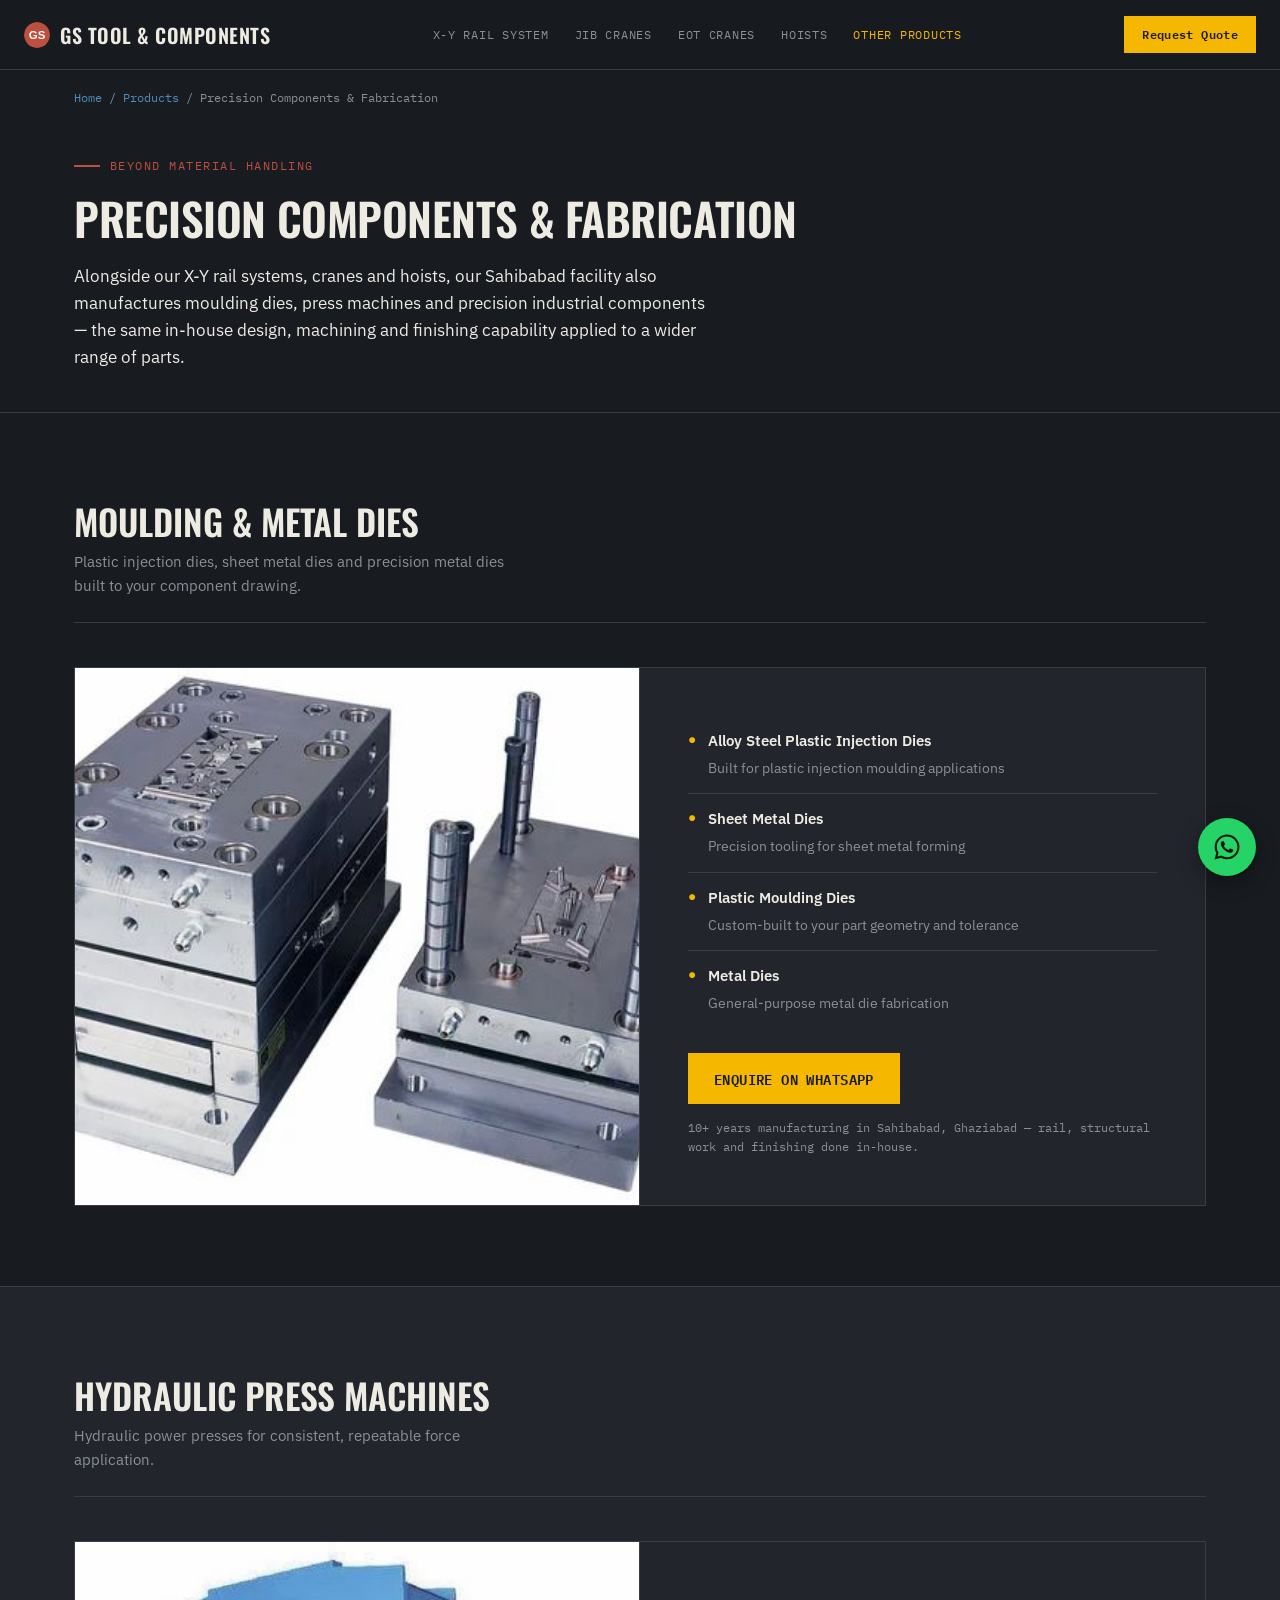
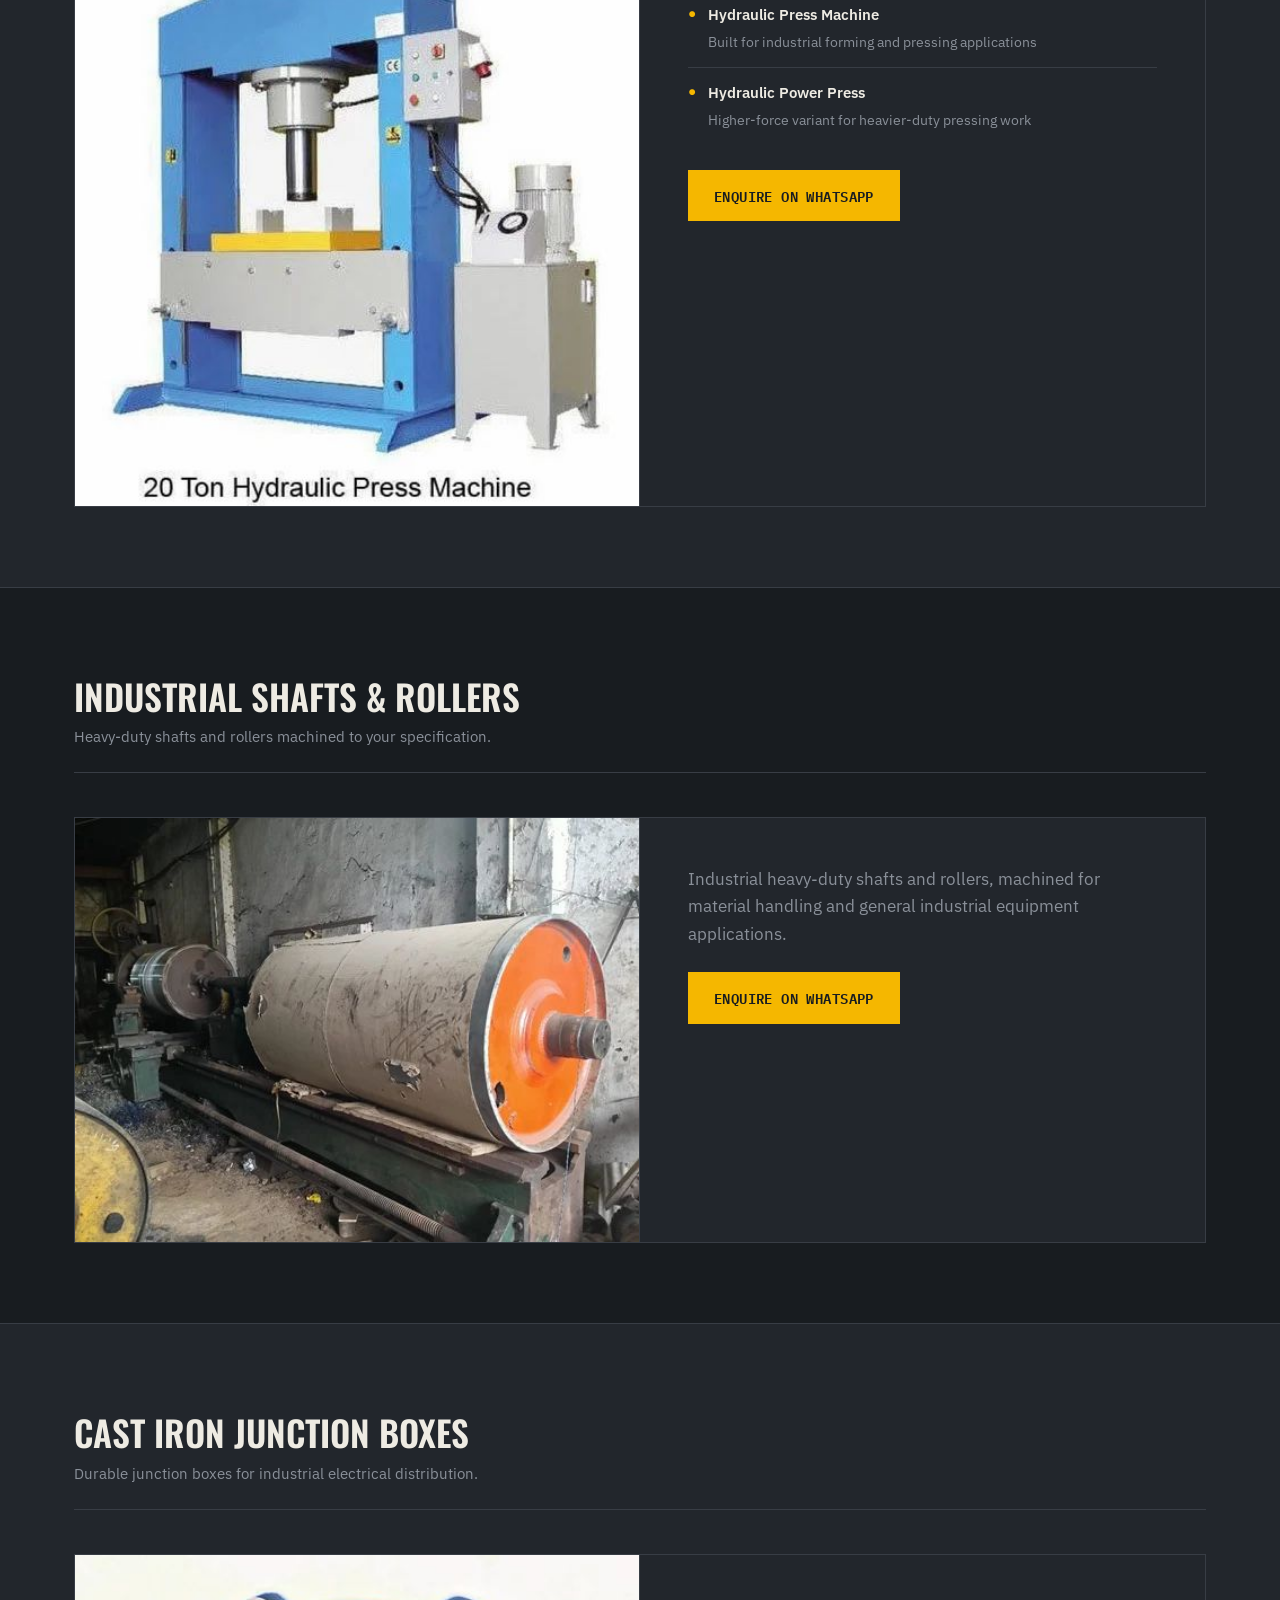
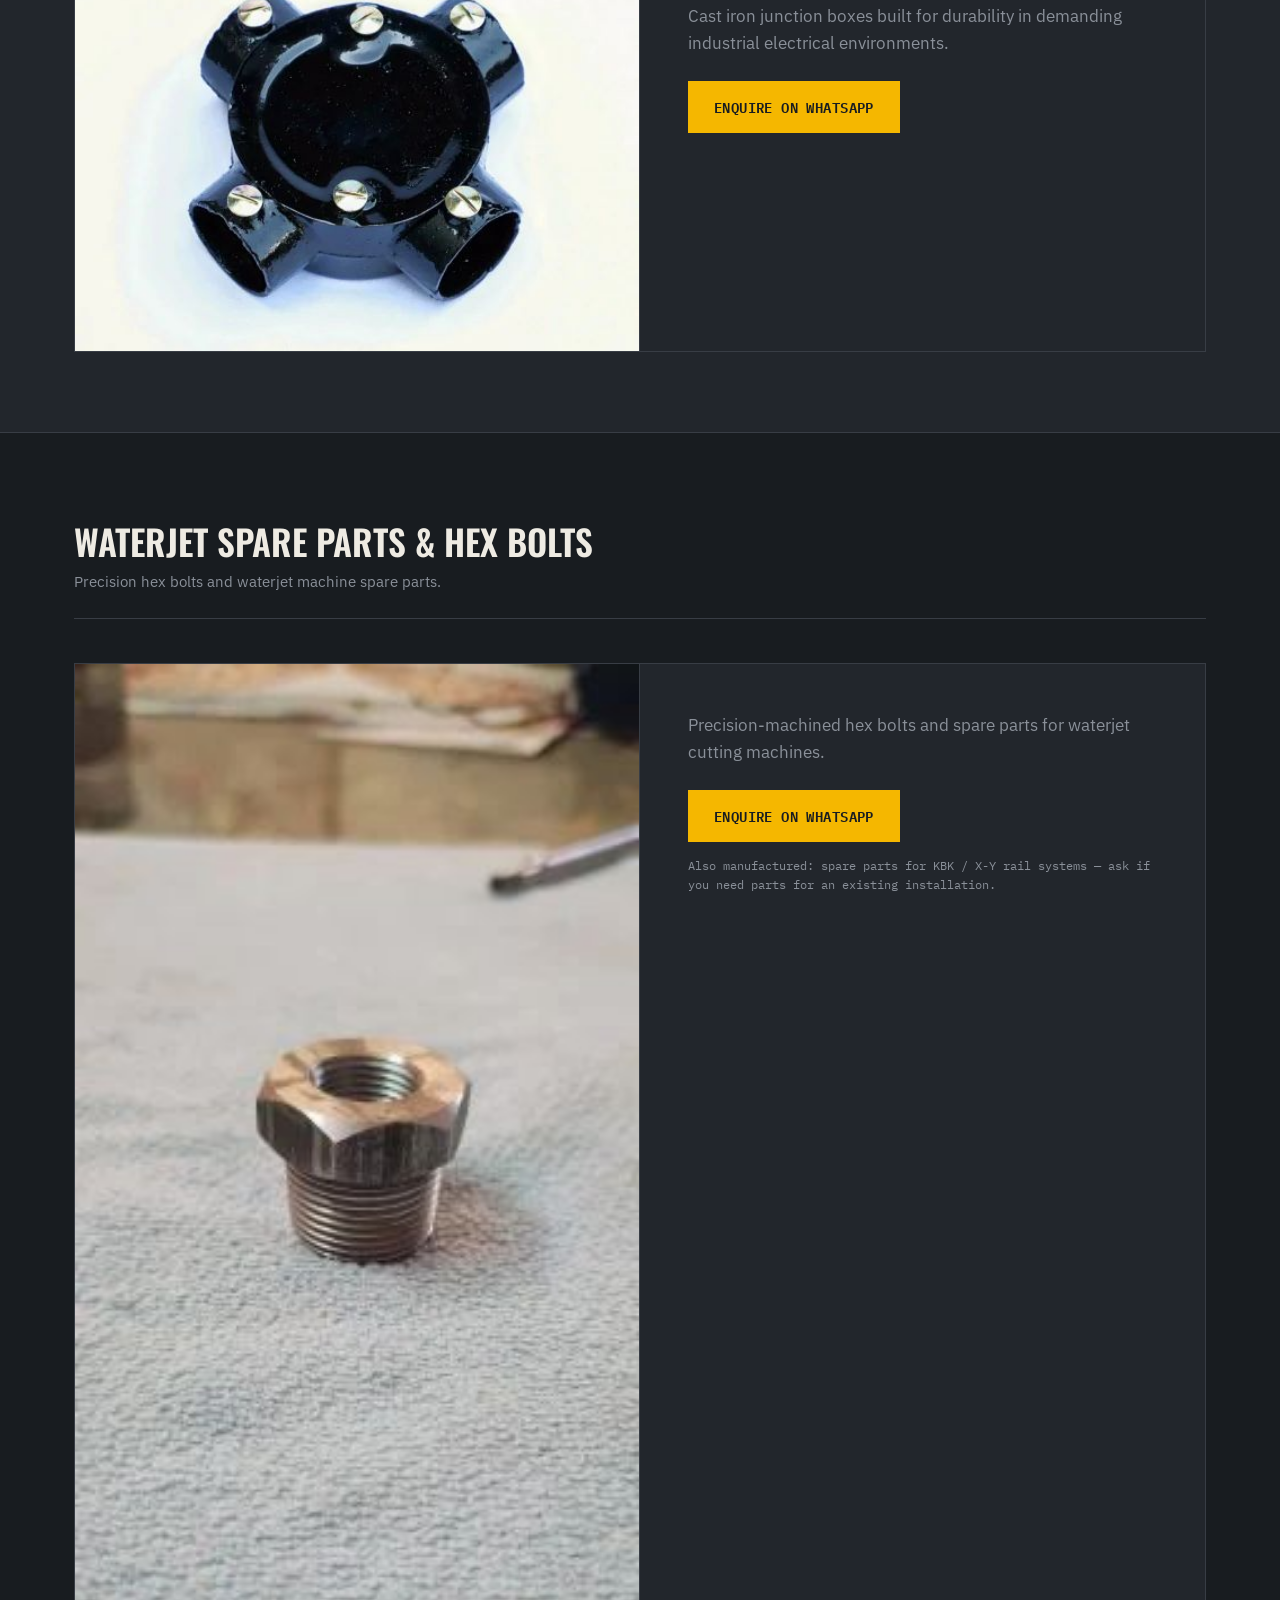
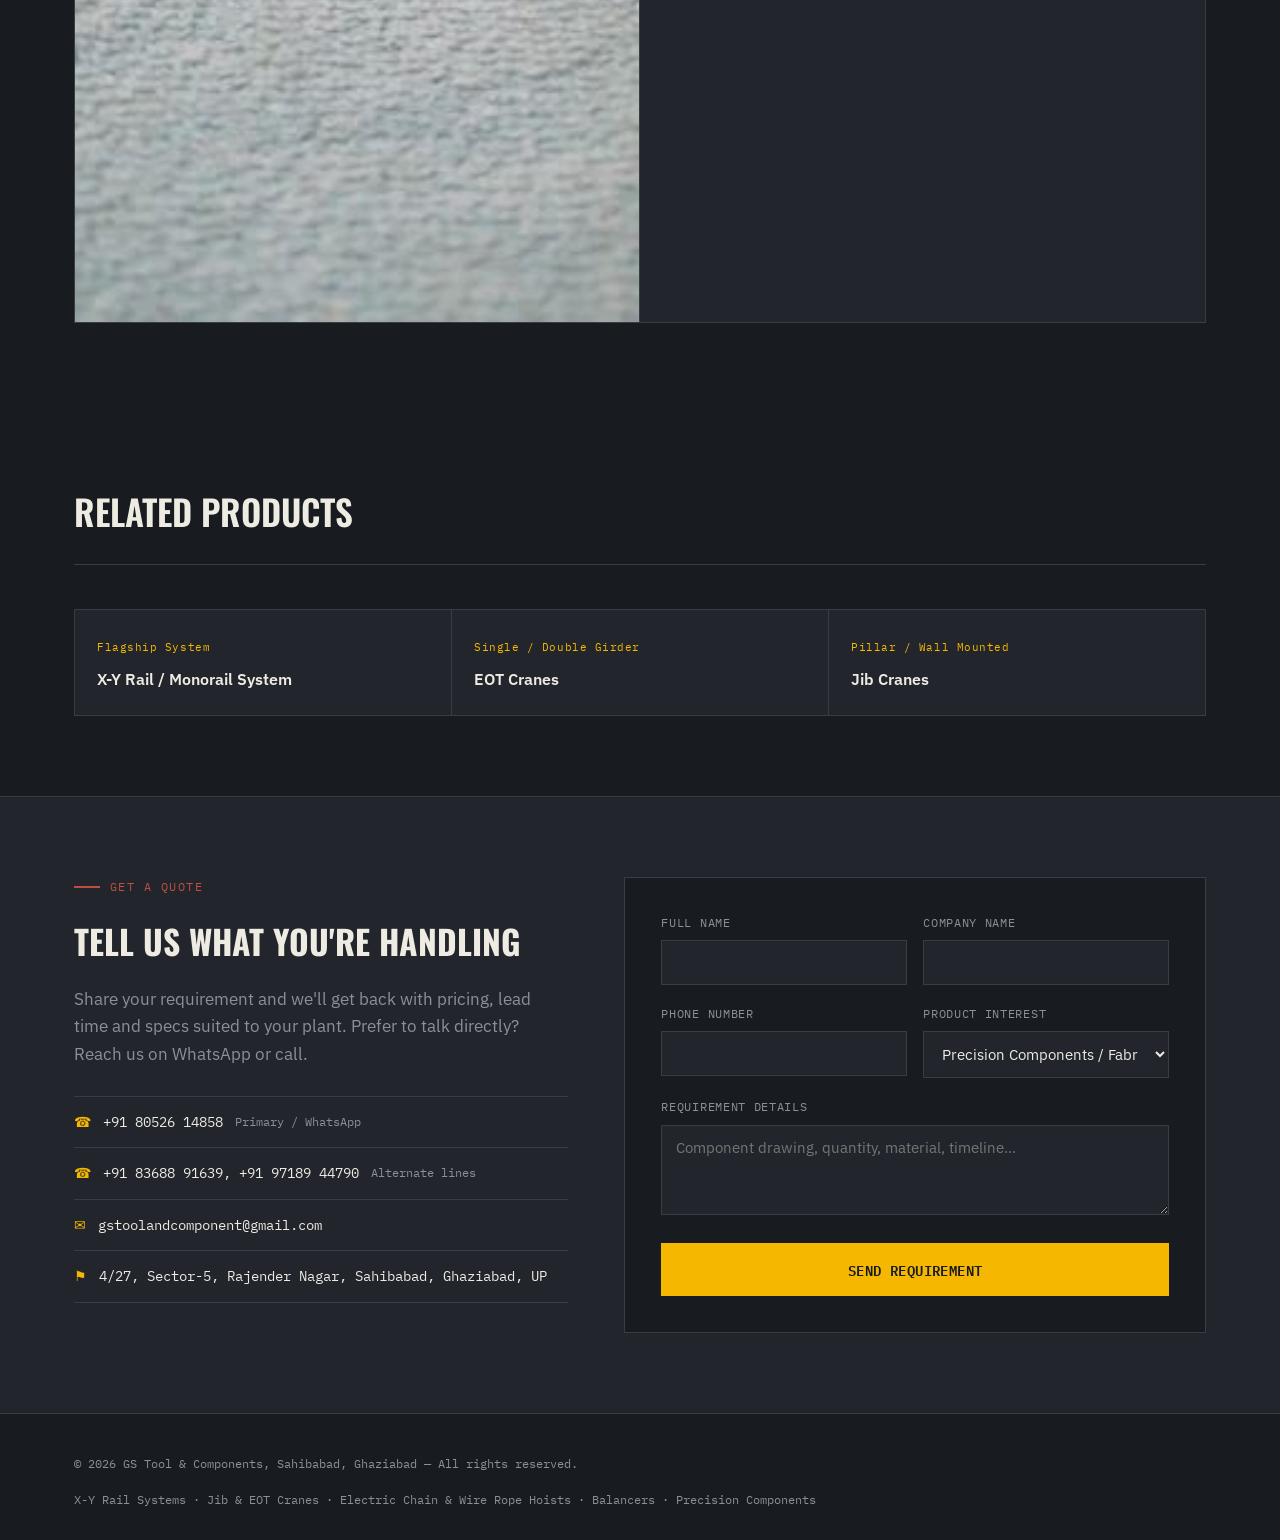
<file: products/precision-components.html>
<!DOCTYPE html>
<html lang="en">
<head>
<meta charset="UTF-8">
<meta name="viewport" content="width=device-width, initial-scale=1.0">
<title>Precision Components &amp; Fabrication | GS Tool &amp; Components</title>
<meta name="description" content="Moulding dies, hydraulic press machines, industrial shafts, cast iron junction boxes and precision hex bolts, manufactured in-house by GS Tool & Components, Ghaziabad.">
<meta name="keywords" content="moulding die manufacturer, sheet metal die Ghaziabad, hydraulic press machine supplier, industrial shaft manufacturer, cast iron junction box, hex bolt manufacturer India">
<link rel="canonical" href="https://gstoolcomponents.com/products/precision-components.html">
<meta property="og:title" content="Precision Components & Fabrication | GS Tool & Components">
<meta property="og:description" content="Moulding dies, hydraulic press machines, industrial shafts, cast iron junction boxes and precision hex bolts, manufactured in-house by GS Tool & Components, Ghaziabad.">
<meta property="og:type" content="website">
<link rel="preconnect" href="https://fonts.googleapis.com">
<link href="https://fonts.googleapis.com/css2?family=Oswald:wght@400;500;600;700&family=IBM+Plex+Sans:wght@400;500;600;700&family=IBM+Plex+Mono:wght@400;500;600&display=swap" rel="stylesheet">
<link rel="icon" type="image/svg+xml" href="../images/favicon.svg">
<link rel="stylesheet" href="../css/style.css">
<script type="application/ld+json">
{
  "@context": "https://schema.org",
  "@type": "Service",
  "serviceType": "Precision Component Fabrication",
  "name": "Precision Components & Fabrication",
  "description": "Moulding dies, hydraulic press machines, industrial shafts, cast iron junction boxes and precision hex bolts, manufactured in-house by GS Tool & Components, Ghaziabad.",
  "url": "https://gstoolcomponents.com/products/precision-components.html",
  "provider": {
    "@type": "Organization",
    "name": "GS Tool & Components",
    "url": "https://gstoolcomponents.com/"
  },
  "areaServed": "IN"
}
</script>
</head>
<body>

<header>
  <div class="header-inner">
    <a class="logo" href="../index.html"><span class="mark"></span>GS Tool &amp; Components</a>
    <nav id="siteNav">
      <a href="../products/xy-rail-system.html">X-Y Rail System</a>
      <a href="../products/jib-crane.html">Jib Cranes</a>
      <a href="../products/eot-crane.html">EOT Cranes</a>
      <a href="../products/electric-chain-hoist.html">Hoists</a>
      <a href="precision-components.html" class="active">Other Products</a>
    </nav>
    <button class="nav-toggle" id="navToggle" aria-label="Toggle menu" aria-expanded="false" aria-controls="siteNav">
      <span></span><span></span><span></span>
    </button>
    <a class="header-cta" href="../index.html#contact">Request Quote</a>
  </div>
</header>

<div class="breadcrumb">
  <a href="../index.html">Home</a> / <a href="../index.html#products">Products</a> / Precision Components &amp; Fabrication
</div>

<section class="product-hero">
  <div class="wrap">
    <div class="eyebrow">Beyond Material Handling</div>
    <h1>Precision Components &amp; Fabrication</h1>
    <p class="sub">Alongside our X-Y rail systems, cranes and hoists, our Sahibabad facility also manufactures moulding dies, press machines and precision industrial components — the same in-house design, machining and finishing capability applied to a wider range of parts.</p>
  </div>
</section>

<section>
  <div class="wrap">
    <div class="section-head">
      <div>
        <h2>Moulding &amp; Metal Dies</h2>
        <p>Plastic injection dies, sheet metal dies and precision metal dies built to your component drawing.</p>
      </div>
    </div>
    <div class="spotlight">
      <div class="spotlight-grid">
        <div class="spotlight-media">
          <img src="../images/moulding-die-01.jpg" alt="Alloy steel plastic injection moulding die manufactured by GS Tool & Components" loading="lazy">
        </div>
        <div class="spotlight-content">
          <ul class="feature-list">
            <li><span class="dot">●</span><div><strong>Alloy Steel Plastic Injection Dies</strong><span>Built for plastic injection moulding applications</span></div></li>
            <li><span class="dot">●</span><div><strong>Sheet Metal Dies</strong><span>Precision tooling for sheet metal forming</span></div></li>
            <li><span class="dot">●</span><div><strong>Plastic Moulding Dies</strong><span>Custom-built to your part geometry and tolerance</span></div></li>
            <li><span class="dot">●</span><div><strong>Metal Dies</strong><span>General-purpose metal die fabrication</span></div></li>
          </ul>
          <a href="https://wa.me/918052614858?text=Hi%2C%20I%27d%20like%20a%20quote%20for%20Moulding%20/%20Metal%20Dies." class="btn-primary" target="_blank" rel="noopener">Enquire on WhatsApp</a>
          <p class="trust-line">10+ years manufacturing in Sahibabad, Ghaziabad — rail, structural work and finishing done in-house.</p>
        </div>
      </div>
    </div>
  </div>
</section>

<section style="background:var(--graphite-panel); border-top:1px solid var(--hairline); border-bottom:1px solid var(--hairline);">
  <div class="wrap">
    <div class="section-head">
      <div>
        <h2>Hydraulic Press Machines</h2>
        <p>Hydraulic power presses for consistent, repeatable force application.</p>
      </div>
    </div>
    <div class="spotlight">
      <div class="spotlight-grid">
        <div class="spotlight-media">
          <img src="../images/hydraulic-press-01.jpg" alt="Hydraulic press machine manufactured by GS Tool & Components" loading="lazy">
        </div>
        <div class="spotlight-content">
          <ul class="feature-list">
            <li><span class="dot">●</span><div><strong>Hydraulic Press Machine</strong><span>Built for industrial forming and pressing applications</span></div></li>
            <li><span class="dot">●</span><div><strong>Hydraulic Power Press</strong><span>Higher-force variant for heavier-duty pressing work</span></div></li>
          </ul>
          <a href="https://wa.me/918052614858?text=Hi%2C%20I%27d%20like%20a%20quote%20for%20a%20Hydraulic%20Press%20Machine." class="btn-primary" target="_blank" rel="noopener">Enquire on WhatsApp</a>
        </div>
      </div>
    </div>
  </div>
</section>

<section>
  <div class="wrap">
    <div class="section-head">
      <div>
        <h2>Industrial Shafts &amp; Rollers</h2>
        <p>Heavy-duty shafts and rollers machined to your specification.</p>
      </div>
    </div>
    <div class="spotlight">
      <div class="spotlight-grid">
        <div class="spotlight-media">
          <img src="../images/shaft-roller-01.jpg" alt="Industrial heavy duty shaft and roller manufactured by GS Tool & Components" loading="lazy">
        </div>
        <div class="spotlight-content">
          <p class="desc">Industrial heavy-duty shafts and rollers, machined for material handling and general industrial equipment applications.</p>
          <a href="https://wa.me/918052614858?text=Hi%2C%20I%27d%20like%20a%20quote%20for%20Industrial%20Shafts%20%2F%20Rollers." class="btn-primary" target="_blank" rel="noopener">Enquire on WhatsApp</a>
        </div>
      </div>
    </div>
  </div>
</section>

<section style="background:var(--graphite-panel); border-top:1px solid var(--hairline); border-bottom:1px solid var(--hairline);">
  <div class="wrap">
    <div class="section-head">
      <div>
        <h2>Cast Iron Junction Boxes</h2>
        <p>Durable junction boxes for industrial electrical distribution.</p>
      </div>
    </div>
    <div class="spotlight">
      <div class="spotlight-grid">
        <div class="spotlight-media">
          <img src="../images/junction-box-01.jpeg" alt="Cast iron junction box manufactured by GS Tool & Components" loading="lazy">
        </div>
        <div class="spotlight-content">
          <p class="desc">Cast iron junction boxes built for durability in demanding industrial electrical environments.</p>
          <a href="https://wa.me/918052614858?text=Hi%2C%20I%27d%20like%20a%20quote%20for%20a%20Cast%20Iron%20Junction%20Box." class="btn-primary" target="_blank" rel="noopener">Enquire on WhatsApp</a>
        </div>
      </div>
    </div>
  </div>
</section>

<section>
  <div class="wrap">
    <div class="section-head">
      <div>
        <h2>Waterjet Spare Parts &amp; Hex Bolts</h2>
        <p>Precision hex bolts and waterjet machine spare parts.</p>
      </div>
    </div>
    <div class="spotlight">
      <div class="spotlight-grid">
        <div class="spotlight-media">
          <img src="../images/waterjet-part-01.jpeg" alt="Waterjet spare parts and hex bolts manufactured by GS Tool & Components" loading="lazy">
        </div>
        <div class="spotlight-content">
          <p class="desc">Precision-machined hex bolts and spare parts for waterjet cutting machines.</p>
          <a href="https://wa.me/918052614858?text=Hi%2C%20I%27d%20like%20a%20quote%20for%20Waterjet%20Spare%20Parts%20%2F%20Hex%20Bolts." class="btn-primary" target="_blank" rel="noopener">Enquire on WhatsApp</a>
          <p class="trust-line">Also manufactured: spare parts for KBK / X-Y rail systems — ask if you need parts for an existing installation.</p>
        </div>
      </div>
    </div>
  </div>
</section>

<section>
  <div class="wrap">
    <div class="section-head">
      <div>
        <h2>Related Products</h2>
      </div>
    </div>
    <div class="related-grid">
      <a class="related-card" href="xy-rail-system.html">
      <span>Flagship System</span>
      <h5>X-Y Rail / Monorail System</h5>
    </a>
    <a class="related-card" href="eot-crane.html">
      <span>Single / Double Girder</span>
      <h5>EOT Cranes</h5>
    </a>
    <a class="related-card" href="jib-crane.html">
      <span>Pillar / Wall Mounted</span>
      <h5>Jib Cranes</h5>
    </a>
    </div>
  </div>
</section>


<section class="lead-section" id="contact">
  <div class="wrap">
    <div class="lead-grid">
      <div class="lead-info">
        <div class="eyebrow">Get a Quote</div>
        <h2>Tell Us What You're Handling</h2>
        <p>Share your requirement and we'll get back with pricing, lead time and specs suited to your plant. Prefer to talk directly? Reach us on WhatsApp or call.</p>
        <div class="contact-line"><span class="ico">☎</span> +91 80526 14858<small>Primary / WhatsApp</small></div>
        <div class="contact-line"><span class="ico">☎</span> +91 83688 91639, +91 97189 44790<small>Alternate lines</small></div>
        <div class="contact-line"><span class="ico">✉</span> gstoolandcomponent@gmail.com</div>
        <div class="contact-line"><span class="ico">⚑</span> 4/27, Sector-5, Rajender Nagar, Sahibabad, Ghaziabad, UP</div>
      </div>

      <div>
        <form id="leadForm">
          <div class="form-two">
            <div class="form-row">
              <label for="name">Full Name</label>
              <input type="text" id="name" required>
            </div>
            <div class="form-row">
              <label for="company">Company Name</label>
              <input type="text" id="company">
            </div>
          </div>
          <div class="form-two">
            <div class="form-row">
              <label for="phone">Phone Number</label>
              <input type="tel" id="phone" required>
            </div>
            <div class="form-row">
              <label for="interest">Product Interest</label>
              <select id="interest">
                <option>X-Y Rail / Monorail System</option>
                <option>Jib Crane</option>
                <option>EOT Crane</option>
                <option>Electric Chain Hoist</option>
                <option>Wire Rope Hoist</option>
                <option>Air Hoist</option>
                <option>Air / Spring Balancer</option>
                <option selected>Precision Components / Fabrication</option>
                <option>Other</option>
              </select>
            </div>
          </div>
          <div class="form-row">
            <label for="message">Requirement Details</label>
            <textarea id="message" placeholder="Component drawing, quantity, material, timeline..."></textarea>
          </div>
          <button type="submit" class="form-submit">Send Requirement</button>
        </form>

      </div>
    </div>
  </div>
</section>

<footer>
  <div class="wrap footer-inner">
    <div>© <span id="year"></span> GS Tool &amp; Components, Sahibabad, Ghaziabad — All rights reserved.</div>
    <div>X-Y Rail Systems · Jib &amp; EOT Cranes · Electric Chain &amp; Wire Rope Hoists · Balancers · Precision Components</div>
  </div>
</footer>

<a class="float-wa" href="https://wa.me/918052614858?text=Hi%2C%20I%20have%20an%20enquiry%20about%20your%20products." target="_blank" rel="noopener" aria-label="Chat on WhatsApp">
  <svg width="30" height="30" viewBox="0 0 24 24" fill="#0b1a10"><path d="M12.04 2c-5.46 0-9.9 4.44-9.9 9.9 0 1.75.46 3.45 1.32 4.95L2 22l5.25-1.38a9.9 9.9 0 0 0 4.79 1.22h.01c5.46 0 9.9-4.44 9.9-9.9 0-2.64-1.03-5.12-2.9-6.98A9.82 9.82 0 0 0 12.04 2zm0 18.1h-.01a8.2 8.2 0 0 1-4.18-1.14l-.3-.18-3.12.82.83-3.04-.2-.31a8.22 8.22 0 0 1-1.26-4.35c0-4.55 3.7-8.25 8.25-8.25a8.2 8.2 0 0 1 5.83 2.42 8.18 8.18 0 0 1 2.41 5.83c0 4.55-3.71 8.2-8.25 8.2zm4.52-6.16c-.25-.12-1.47-.72-1.7-.81-.23-.08-.39-.12-.56.13-.17.25-.64.81-.78.97-.15.17-.29.19-.54.06-.25-.12-1.04-.38-1.98-1.22-.73-.65-1.22-1.46-1.37-1.71-.14-.25-.02-.38.11-.5.11-.11.25-.29.37-.43.12-.14.16-.25.25-.41.08-.17.04-.31-.02-.43-.06-.12-.56-1.35-.77-1.85-.2-.48-.41-.42-.56-.43h-.48c-.17 0-.43.06-.66.31-.23.25-.86.84-.86 2.05s.88 2.38 1 2.54c.12.17 1.73 2.64 4.19 3.7.59.25 1.04.4 1.4.51.59.19 1.12.16 1.54.1.47-.07 1.47-.6 1.68-1.18.21-.58.21-1.08.14-1.18-.06-.1-.23-.16-.48-.28z"/></svg>
</a>

<script src="../js/main.js"></script>
<!-- Cloudflare Web Analytics --><script type="module" src="https://static.cloudflareinsights.com/beacon.min.js" data-cf-beacon='{"token": "b29824c416db455db9053b5b14a09f09"}'></script><!-- End Cloudflare Web Analytics -->
</body>
</html>
</file>
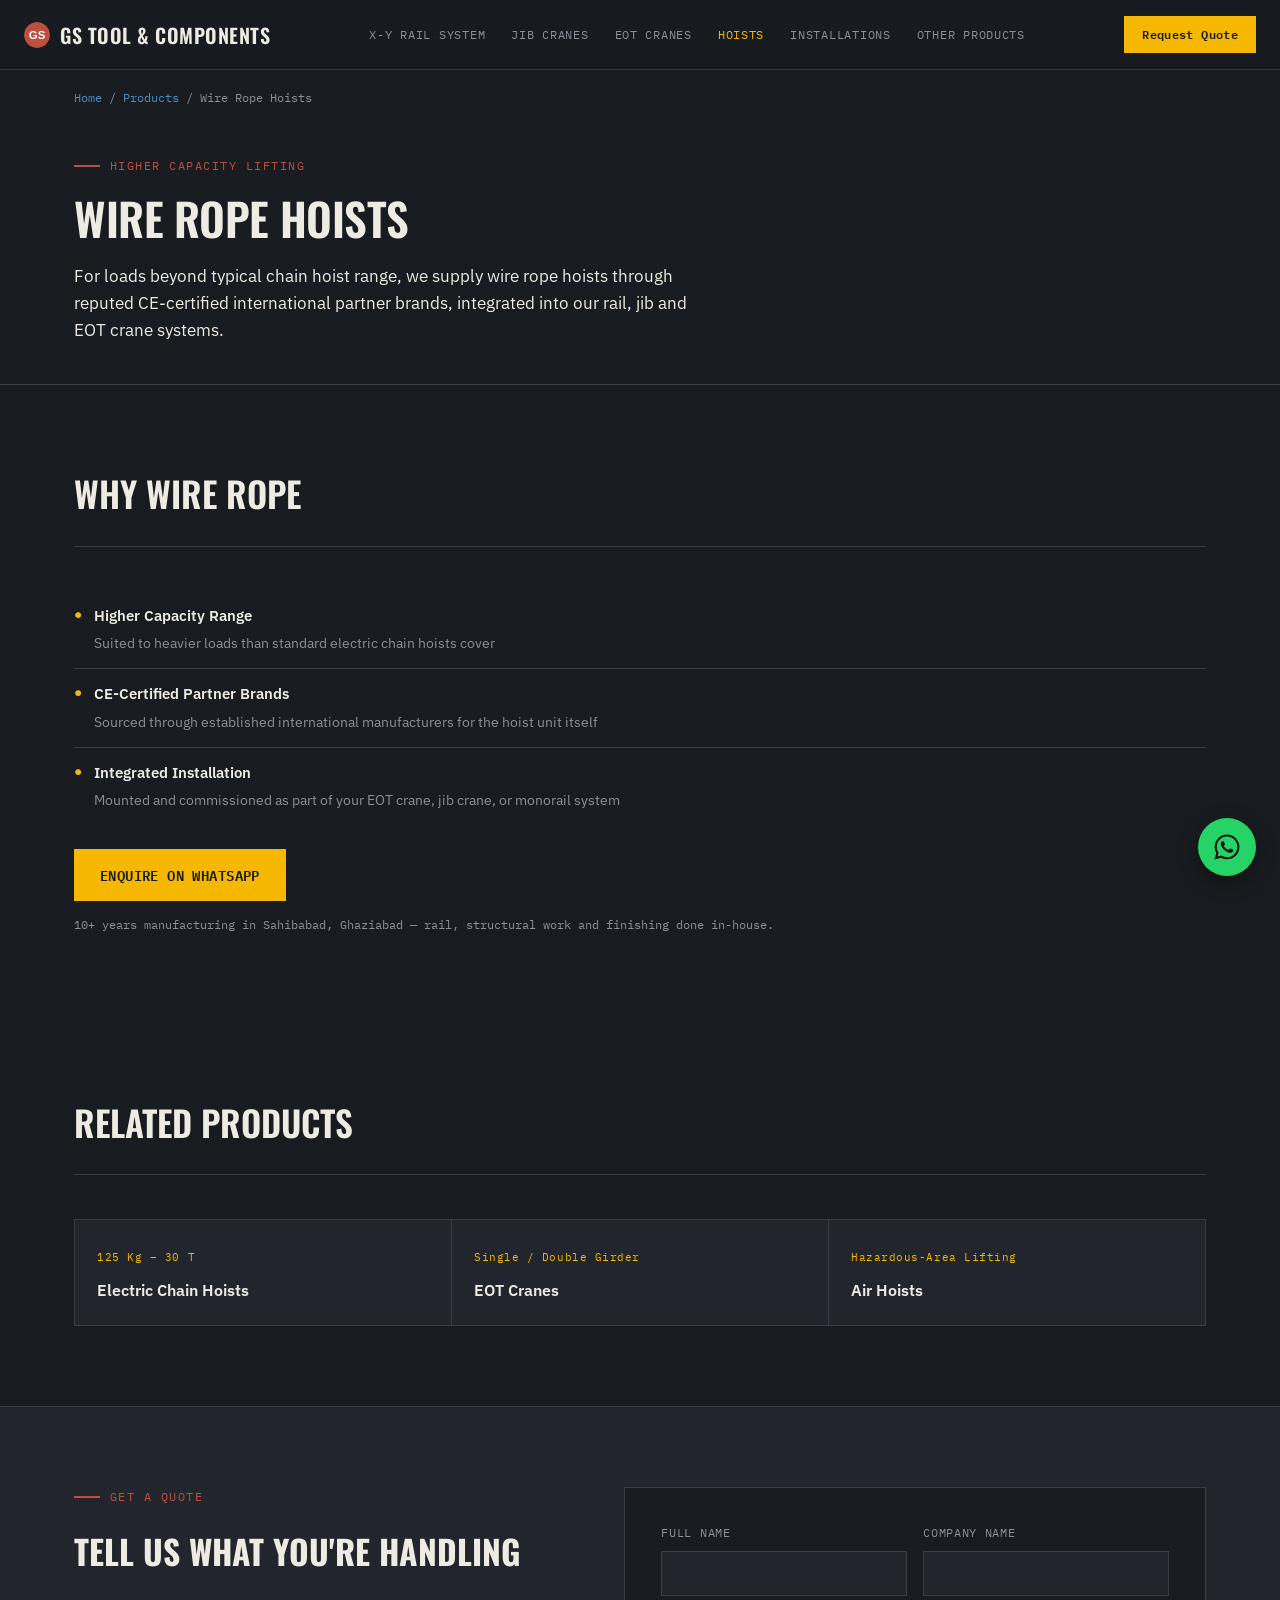
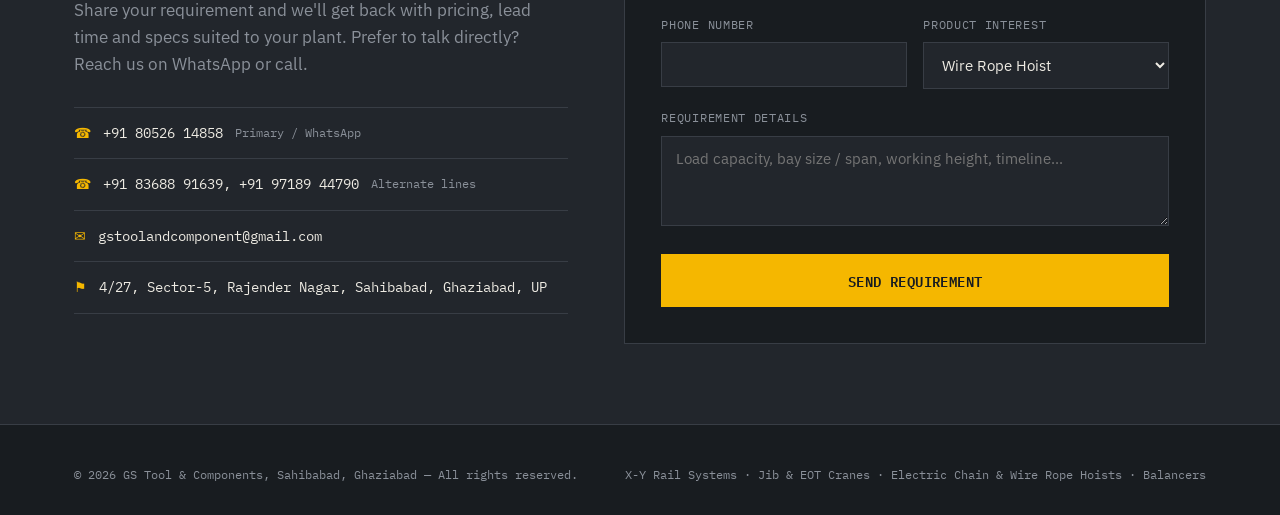
<file: products/wire-rope-hoist.html>
<!DOCTYPE html>
<html lang="en">
<head>
<meta charset="UTF-8">
<meta name="viewport" content="width=device-width, initial-scale=1.0">
<title>Wire Rope Hoists | GS Tool & Components</title>
<meta name="description" content="Wire rope hoists sourced through CE-certified international partner brands, integrated with GS Tool & Components crane and monorail systems, Ghaziabad.">
<meta name="keywords" content="wire rope hoist supplier India, wire rope hoist manufacturer, wire rope hoist Ghaziabad">
<link rel="canonical" href="https://gstoolcomponents.com/products/wire-rope-hoist.html">
<meta property="og:title" content="Wire Rope Hoists | GS Tool & Components">
<meta property="og:description" content="Wire rope hoists sourced through CE-certified international partner brands, integrated with GS Tool & Components crane and monorail systems, Ghaziabad.">
<meta property="og:type" content="website">
<link rel="preconnect" href="https://fonts.googleapis.com">
<link href="https://fonts.googleapis.com/css2?family=Oswald:wght@400;500;600;700&family=IBM+Plex+Sans:wght@400;500;600;700&family=IBM+Plex+Mono:wght@400;500;600&display=swap" rel="stylesheet">
<link rel="icon" type="image/svg+xml" href="../images/favicon.svg">
<link rel="stylesheet" href="../css/style.css">
<script type="application/ld+json">
{
  "@context": "https://schema.org",
  "@type": "Service",
  "serviceType": "Wire Rope Hoist Supply",
  "name": "Wire Rope Hoists",
  "description": "Wire rope hoists sourced through CE-certified international partner brands, integrated with GS Tool & Components crane and monorail systems, Ghaziabad.",
  "url": "https://gstoolcomponents.com/products/wire-rope-hoist.html",
  "provider": {
    "@type": "Organization",
    "name": "GS Tool & Components",
    "url": "https://gstoolcomponents.com/"
  },
  "areaServed": "IN"
}
</script>
</head>
<body>

<header>
  <div class="header-inner">
    <a class="logo" href="../index.html"><span class="mark"></span>GS Tool &amp; Components</a>
    <nav id="siteNav">
      <a href="../products/xy-rail-system.html">X-Y Rail System</a>
      <a href="../products/jib-crane.html">Jib Cranes</a>
      <a href="../products/eot-crane.html">EOT Cranes</a>
      <a href="../products/electric-chain-hoist.html" class="active">Hoists</a>
      <a href="../index.html#installations">Installations</a>
      <a href="../products/precision-components.html">Other Products</a>
    </nav>
        <button class="nav-toggle" id="navToggle" aria-label="Toggle menu" aria-expanded="false" aria-controls="siteNav">
      <span></span><span></span><span></span>
    </button>

    <a class="header-cta" href="../index.html#contact">Request Quote</a>
  </div>
</header>

<div class="breadcrumb">
  <a href="../index.html">Home</a> / <a href="../index.html#products">Products</a> / Wire Rope Hoists
</div>
<section class="product-hero">
  <div class="wrap">
    <div class="eyebrow">Higher Capacity Lifting</div>
    <h1>Wire Rope Hoists</h1>
    <p class="sub">For loads beyond typical chain hoist range, we supply wire rope hoists through reputed CE-certified international partner brands, integrated into our rail, jib and EOT crane systems.</p>
  </div>
</section>

<section>
  <div class="wrap">
    <div class="section-head">
      <div><h2>Why Wire Rope</h2></div>
    </div>
    <ul class="feature-list">
      <li><span class="dot">●</span><div><strong>Higher Capacity Range</strong><span>Suited to heavier loads than standard electric chain hoists cover</span></div></li>
      <li><span class="dot">●</span><div><strong>CE-Certified Partner Brands</strong><span>Sourced through established international manufacturers for the hoist unit itself</span></div></li>
      <li><span class="dot">●</span><div><strong>Integrated Installation</strong><span>Mounted and commissioned as part of your EOT crane, jib crane, or monorail system</span></div></li>
    </ul>
    <a href="https://wa.me/918052614858?text=Hi%2C%20I%27d%20like%20a%20quote%20for%20a%20Wire%20Rope%20Hoist." class="btn-primary" target="_blank" rel="noopener">Enquire on WhatsApp</a>
    <p class="trust-line">10+ years manufacturing in Sahibabad, Ghaziabad — rail, structural work and finishing done in-house.</p>
  </div>
</section>

<section>
  <div class="wrap">
    <div class="section-head">
      <div>
        <h2>Related Products</h2>
      </div>
    </div>
    <div class="related-grid">
      <a class="related-card" href="electric-chain-hoist.html">
      <span>125 Kg – 30 T</span>
      <h5>Electric Chain Hoists</h5>
    </a>
    <a class="related-card" href="eot-crane.html">
      <span>Single / Double Girder</span>
      <h5>EOT Cranes</h5>
    </a>
    <a class="related-card" href="air-hoist.html">
      <span>Hazardous-Area Lifting</span>
      <h5>Air Hoists</h5>
    </a>
    </div>
  </div>
</section>


<section class="lead-section" id="contact">
  <div class="wrap">
    <div class="lead-grid">
      <div class="lead-info">
        <div class="eyebrow">Get a Quote</div>
        <h2>Tell Us What You're Handling</h2>
        <p>Share your requirement and we'll get back with pricing, lead time and specs suited to your plant. Prefer to talk directly? Reach us on WhatsApp or call.</p>
        <div class="contact-line"><span class="ico">☎</span> +91 80526 14858<small>Primary / WhatsApp</small></div>
        <div class="contact-line"><span class="ico">☎</span> +91 83688 91639, +91 97189 44790<small>Alternate lines</small></div>
        <div class="contact-line"><span class="ico">✉</span> gstoolandcomponent@gmail.com</div>
        <div class="contact-line"><span class="ico">⚑</span> 4/27, Sector-5, Rajender Nagar, Sahibabad, Ghaziabad, UP</div>
      </div>

      <div>
        <form id="leadForm">
          <div class="form-two">
            <div class="form-row">
              <label for="name">Full Name</label>
              <input type="text" id="name" required>
            </div>
            <div class="form-row">
              <label for="company">Company Name</label>
              <input type="text" id="company">
            </div>
          </div>
          <div class="form-two">
            <div class="form-row">
              <label for="phone">Phone Number</label>
              <input type="tel" id="phone" required>
            </div>
            <div class="form-row">
              <label for="interest">Product Interest</label>
              <select id="interest">
                <option>X-Y Rail / Monorail System</option>
                <option>Jib Crane</option>
                <option>EOT Crane</option>
                <option>Electric Chain Hoist</option>
                <option selected>Wire Rope Hoist</option>
                <option>Air Hoist</option>
                <option>Air / Spring Balancer</option>
                <option>Precision Components / Fabrication</option>
                <option>Other</option>
              </select>
            </div>
          </div>
          <div class="form-row">
            <label for="message">Requirement Details</label>
            <textarea id="message" placeholder="Load capacity, bay size / span, working height, timeline..."></textarea>
          </div>
          <button type="submit" class="form-submit">Send Requirement</button>
        </form>

      </div>
    </div>
  </div>
</section>

<footer>
  <div class="wrap footer-inner">
    <div>© <span id="year"></span> GS Tool &amp; Components, Sahibabad, Ghaziabad — All rights reserved.</div>
    <div>X-Y Rail Systems · Jib &amp; EOT Cranes · Electric Chain &amp; Wire Rope Hoists · Balancers</div>
  </div>
</footer>

<a class="float-wa" href="https://wa.me/918052614858?text=Hi%2C%20I%20have%20an%20enquiry%20about%20your%20products." target="_blank" rel="noopener" aria-label="Chat on WhatsApp">
  <svg width="30" height="30" viewBox="0 0 24 24" fill="#0b1a10"><path d="M12.04 2c-5.46 0-9.9 4.44-9.9 9.9 0 1.75.46 3.45 1.32 4.95L2 22l5.25-1.38a9.9 9.9 0 0 0 4.79 1.22h.01c5.46 0 9.9-4.44 9.9-9.9 0-2.64-1.03-5.12-2.9-6.98A9.82 9.82 0 0 0 12.04 2zm0 18.1h-.01a8.2 8.2 0 0 1-4.18-1.14l-.3-.18-3.12.82.83-3.04-.2-.31a8.22 8.22 0 0 1-1.26-4.35c0-4.55 3.7-8.25 8.25-8.25a8.2 8.2 0 0 1 5.83 2.42 8.18 8.18 0 0 1 2.41 5.83c0 4.55-3.71 8.2-8.25 8.2zm4.52-6.16c-.25-.12-1.47-.72-1.7-.81-.23-.08-.39-.12-.56.13-.17.25-.64.81-.78.97-.15.17-.29.19-.54.06-.25-.12-1.04-.38-1.98-1.22-.73-.65-1.22-1.46-1.37-1.71-.14-.25-.02-.38.11-.5.11-.11.25-.29.37-.43.12-.14.16-.25.25-.41.08-.17.04-.31-.02-.43-.06-.12-.56-1.35-.77-1.85-.2-.48-.41-.42-.56-.43h-.48c-.17 0-.43.06-.66.31-.23.25-.86.84-.86 2.05s.88 2.38 1 2.54c.12.17 1.73 2.64 4.19 3.7.59.25 1.04.4 1.4.51.59.19 1.12.16 1.54.1.47-.07 1.47-.6 1.68-1.18.21-.58.21-1.08.14-1.18-.06-.1-.23-.16-.48-.28z"/></svg>
</a>

<script src="../js/main.js"></script>
<!-- Cloudflare Web Analytics --><script type="module" src="https://static.cloudflareinsights.com/beacon.min.js" data-cf-beacon='{"token": "b29824c416db455db9053b5b14a09f09"}'></script><!-- End Cloudflare Web Analytics -->
</body>
</html>
</file>
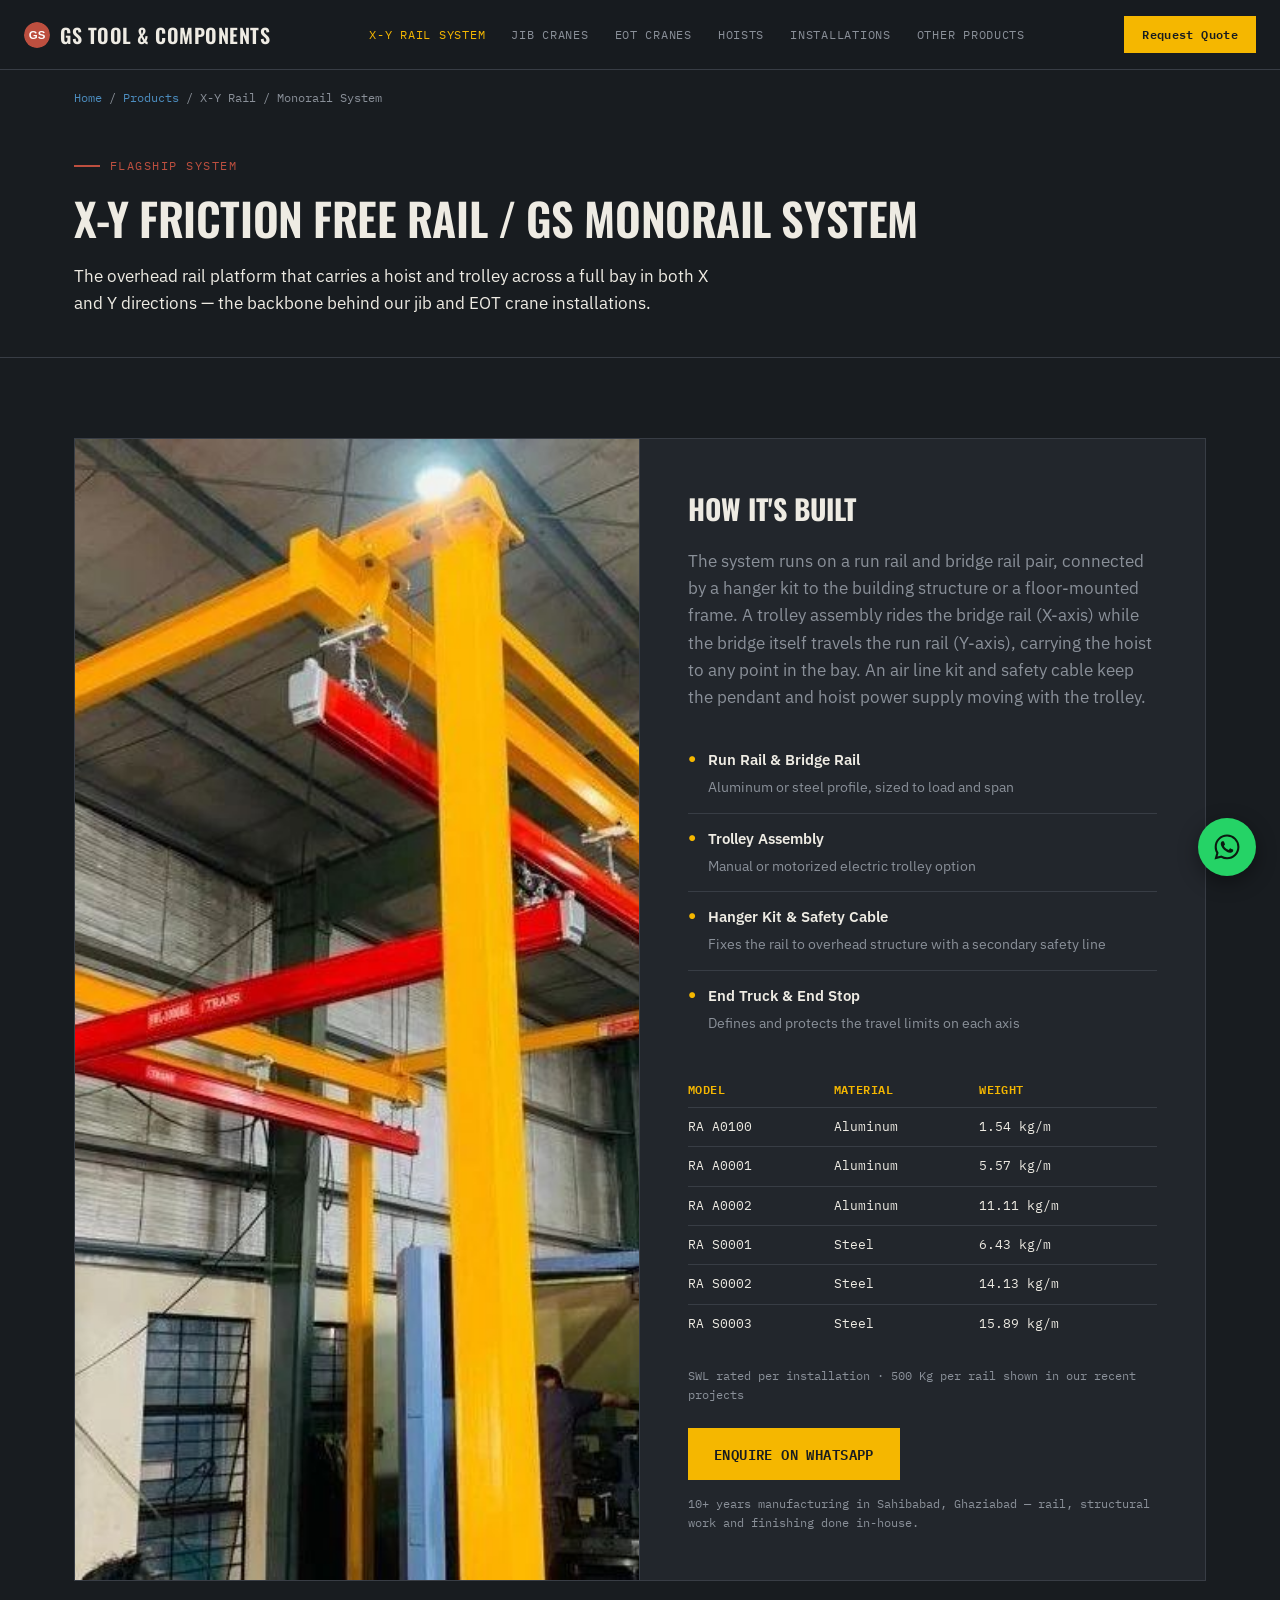
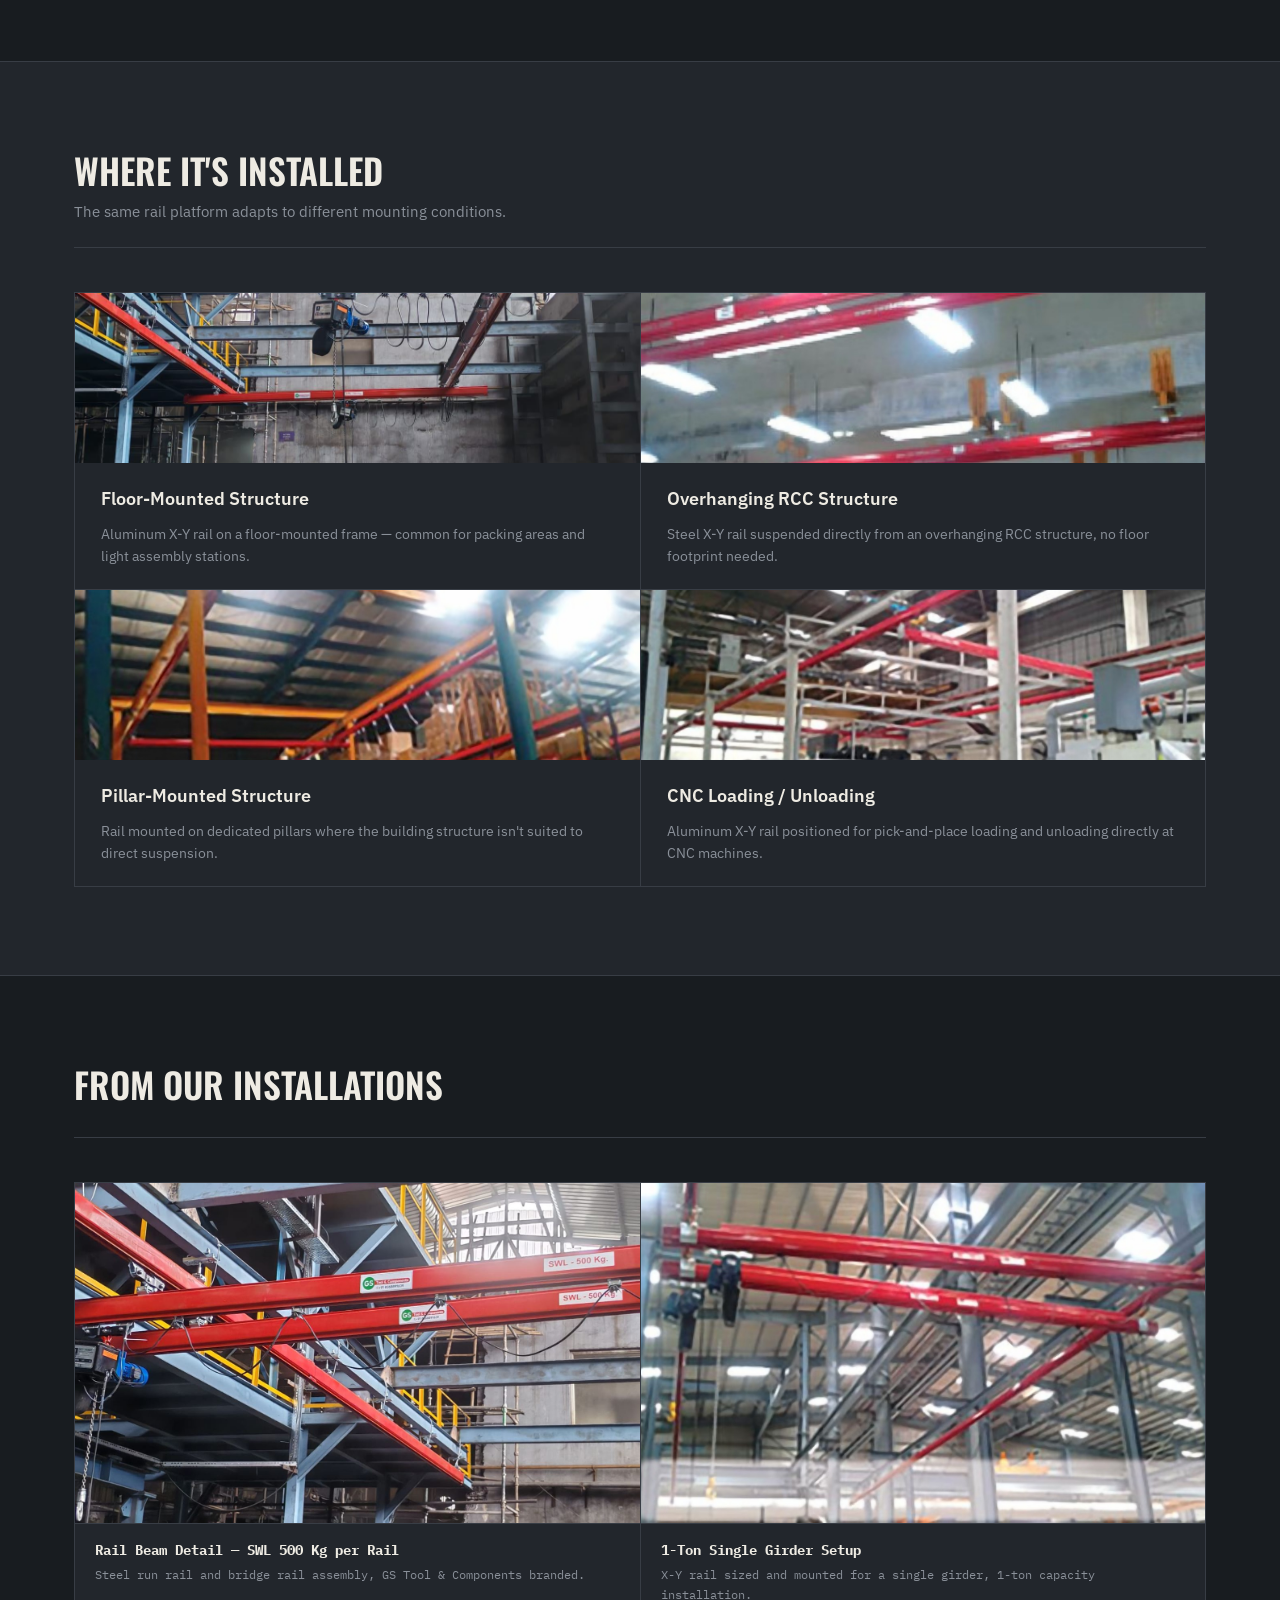
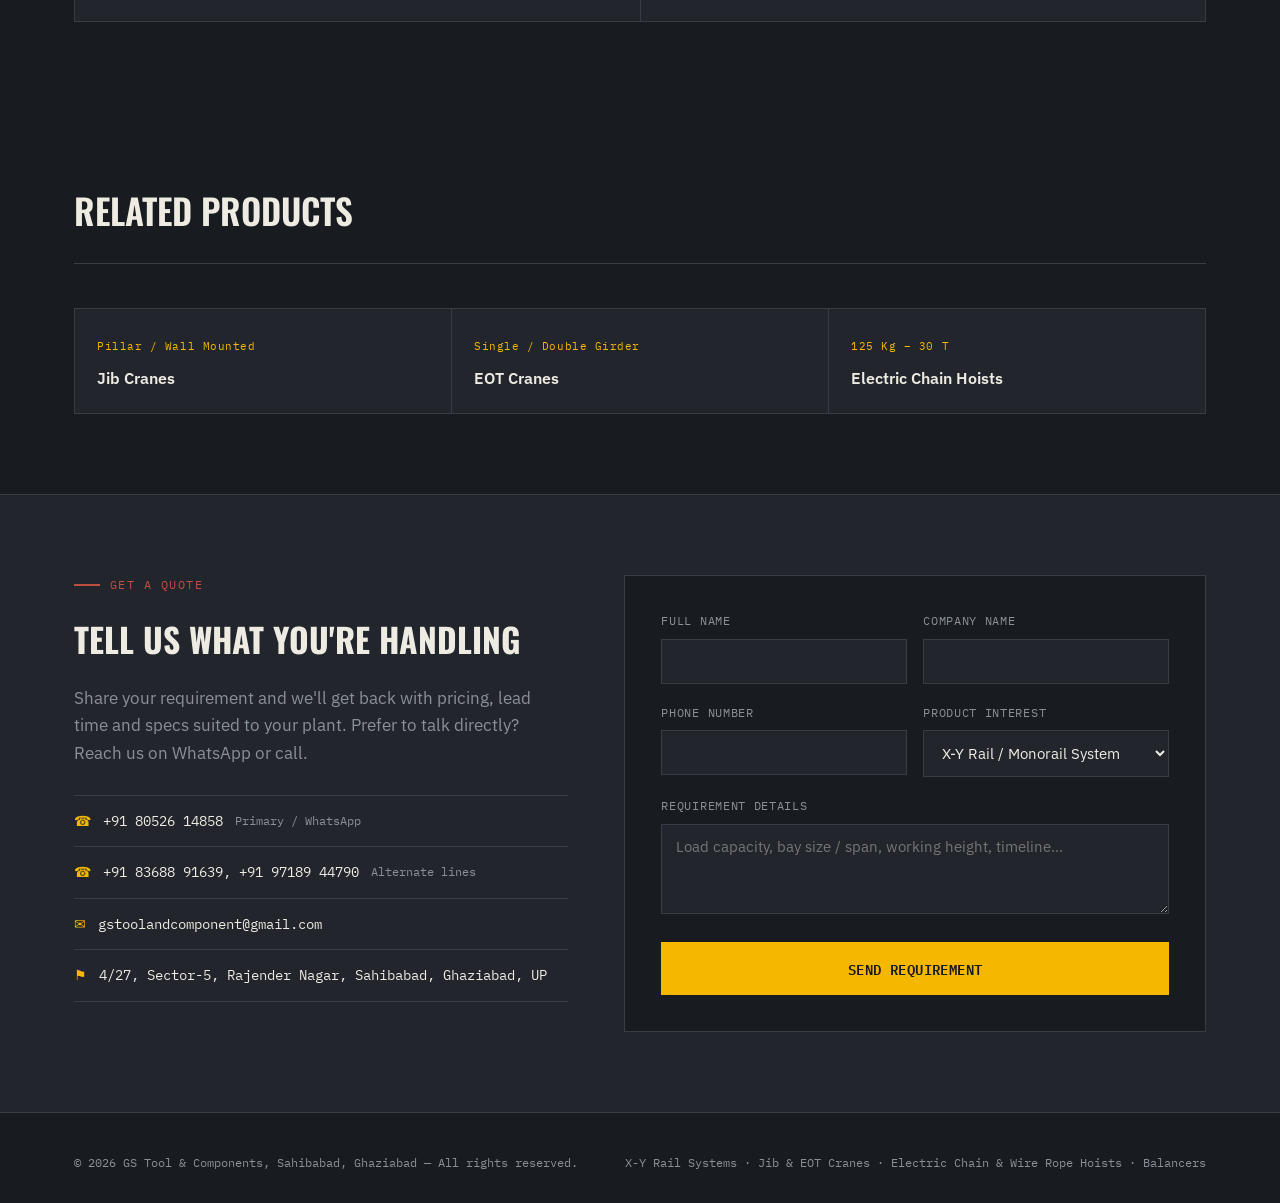
<file: products/xy-rail-system.html>
<!DOCTYPE html>
<html lang="en">
<head>
<meta charset="UTF-8">
<meta name="viewport" content="width=device-width, initial-scale=1.0">
<title>X-Y Friction Free Rail / GS Monorail System | GS Tool & Components</title>
<meta name="description" content="X-Y Friction Free Rail and GS Monorail systems manufactured in-house by GS Tool & Components, Ghaziabad. Aluminum and steel rail models, floor, pillar, and RCC-mounted installations.">
<meta name="keywords" content="X-Y friction free rail system, monorail system manufacturer, KBK rail system India, aluminum steel rail crane, GS Monorail">
<link rel="canonical" href="https://gstoolcomponents.com/products/xy-rail-system.html">
<meta property="og:title" content="X-Y Friction Free Rail / GS Monorail System | GS Tool & Components">
<meta property="og:description" content="X-Y Friction Free Rail and GS Monorail systems manufactured in-house by GS Tool & Components, Ghaziabad. Aluminum and steel rail models, floor, pillar, and RCC-mounted installations.">
<meta property="og:type" content="website">
<link rel="preconnect" href="https://fonts.googleapis.com">
<link href="https://fonts.googleapis.com/css2?family=Oswald:wght@400;500;600;700&family=IBM+Plex+Sans:wght@400;500;600;700&family=IBM+Plex+Mono:wght@400;500;600&display=swap" rel="stylesheet">
<link rel="icon" type="image/svg+xml" href="../images/favicon.svg">
<link rel="stylesheet" href="../css/style.css">
<script type="application/ld+json">
{
  "@context": "https://schema.org",
  "@type": "Service",
  "serviceType": "X-Y Rail / Monorail System Manufacturing & Installation",
  "name": "X-Y Friction Free Rail / GS Monorail System",
  "description": "X-Y Friction Free Rail and GS Monorail systems manufactured in-house by GS Tool & Components, Ghaziabad. Aluminum and steel rail models, floor, pillar, and RCC-mounted installations.",
  "url": "https://gstoolcomponents.com/products/xy-rail-system.html",
  "provider": {
    "@type": "Organization",
    "name": "GS Tool & Components",
    "url": "https://gstoolcomponents.com/"
  },
  "areaServed": "IN"
}
</script>
</head>
<body>

<header>
  <div class="header-inner">
    <a class="logo" href="../index.html"><span class="mark"></span>GS Tool &amp; Components</a>
    <nav id="siteNav">
      <a href="../products/xy-rail-system.html" class="active">X-Y Rail System</a>
      <a href="../products/jib-crane.html">Jib Cranes</a>
      <a href="../products/eot-crane.html">EOT Cranes</a>
      <a href="../products/electric-chain-hoist.html">Hoists</a>
      <a href="../index.html#installations">Installations</a>
      <a href="../products/precision-components.html">Other Products</a>
    </nav>
        <button class="nav-toggle" id="navToggle" aria-label="Toggle menu" aria-expanded="false" aria-controls="siteNav">
      <span></span><span></span><span></span>
    </button>

    <a class="header-cta" href="../index.html#contact">Request Quote</a>
  </div>
</header>

<div class="breadcrumb">
  <a href="../index.html">Home</a> / <a href="../index.html#products">Products</a> / X-Y Rail / Monorail System
</div>
<section class="product-hero">
  <div class="wrap">
    <div class="eyebrow">Flagship System</div>
    <h1>X-Y Friction Free Rail / GS Monorail System</h1>
    <p class="sub">The overhead rail platform that carries a hoist and trolley across a full bay in both X and Y directions — the backbone behind our jib and EOT crane installations.</p>
  </div>
</section>

<section>
  <div class="wrap">
    <div class="spotlight">
      <div class="spotlight-grid">
        <div class="spotlight-media">
          <img src="../images/installation-07-gantry.jpg" alt="GS Tool & Components floor-mounted X-Y rail gantry system installed next to a CNC machining center" loading="lazy">
        </div>
        <div class="spotlight-content">
          <h3>How It's Built</h3>
          <p class="desc">The system runs on a run rail and bridge rail pair, connected by a hanger kit to the building structure or a floor-mounted frame. A trolley assembly rides the bridge rail (X-axis) while the bridge itself travels the run rail (Y-axis), carrying the hoist to any point in the bay. An air line kit and safety cable keep the pendant and hoist power supply moving with the trolley.</p>
          <ul class="feature-list">
            <li><span class="dot">●</span><div><strong>Run Rail &amp; Bridge Rail</strong><span>Aluminum or steel profile, sized to load and span</span></div></li>
            <li><span class="dot">●</span><div><strong>Trolley Assembly</strong><span>Manual or motorized electric trolley option</span></div></li>
            <li><span class="dot">●</span><div><strong>Hanger Kit &amp; Safety Cable</strong><span>Fixes the rail to overhead structure with a secondary safety line</span></div></li>
            <li><span class="dot">●</span><div><strong>End Truck &amp; End Stop</strong><span>Defines and protects the travel limits on each axis</span></div></li>
          </ul>
          <table class="spec-table">
            <tr><th>Model</th><th>Material</th><th>Weight</th></tr>
            <tr><td>RA A0100</td><td>Aluminum</td><td>1.54 kg/m</td></tr>
            <tr><td>RA A0001</td><td>Aluminum</td><td>5.57 kg/m</td></tr>
            <tr><td>RA A0002</td><td>Aluminum</td><td>11.11 kg/m</td></tr>
            <tr><td>RA S0001</td><td>Steel</td><td>6.43 kg/m</td></tr>
            <tr><td>RA S0002</td><td>Steel</td><td>14.13 kg/m</td></tr>
            <tr><td>RA S0003</td><td>Steel</td><td>15.89 kg/m</td></tr>
          </table>
          <div class="spec-note">SWL rated per installation · 500 Kg per rail shown in our recent projects</div>
          <a href="https://wa.me/918052614858?text=Hi%2C%20I%27d%20like%20a%20quote%20for%20the%20X-Y%20Rail%20/%20Monorail%20System." class="btn-primary" target="_blank" rel="noopener">Enquire on WhatsApp</a>
          <p class="trust-line">10+ years manufacturing in Sahibabad, Ghaziabad — rail, structural work and finishing done in-house.</p>
        </div>
      </div>
    </div>
  </div>
</section>

<section style="background:var(--graphite-panel); border-top:1px solid var(--hairline); border-bottom:1px solid var(--hairline);">
  <div class="wrap">
    <div class="section-head">
      <div>
        <h2>Where It's Installed</h2>
        <p>The same rail platform adapts to different mounting conditions.</p>
      </div>
    </div>
    <div class="variant-grid">
      <div class="variant-card with-photo">
        <img src="../images/installation-01.jpg" alt="Aluminum X-Y rail system on a floor-mounted structure" loading="lazy">
        <div class="variant-card-body"><h4>Floor-Mounted Structure</h4><p>Aluminum X-Y rail on a floor-mounted frame — common for packing areas and light assembly stations.</p></div>
      </div>
      <div class="variant-card with-photo">
        <img src="../images/installation-05-rcc-mounted.jpg" alt="Steel X-Y rail system suspended from an overhanging RCC structure" loading="lazy">
        <div class="variant-card-body"><h4>Overhanging RCC Structure</h4><p>Steel X-Y rail suspended directly from an overhanging RCC structure, no floor footprint needed.</p></div>
      </div>
      <div class="variant-card with-photo">
        <img src="../images/installation-04-pillar-mounted.jpg" alt="X-Y rail system on a pillar-mounted structure" loading="lazy">
        <div class="variant-card-body"><h4>Pillar-Mounted Structure</h4><p>Rail mounted on dedicated pillars where the building structure isn't suited to direct suspension.</p></div>
      </div>
      <div class="variant-card with-photo">
        <img src="../images/installation-03-cnc-loading.jpg" alt="Aluminum X-Y rail system for loading and unloading on CNC machines" loading="lazy">
        <div class="variant-card-body"><h4>CNC Loading / Unloading</h4><p>Aluminum X-Y rail positioned for pick-and-place loading and unloading directly at CNC machines.</p></div>
      </div>
    </div>
  </div>
</section>

<section>
  <div class="wrap">
    <div class="section-head">
      <div>
        <h2>From Our Installations</h2>
      </div>
    </div>
    <div class="gallery-grid">
      <div class="gallery-item">
        <img src="../images/installation-02.jpg" alt="Close-up of GS Tool & Components branded steel rail beams rated SWL 500 Kg" loading="lazy">
        <div class="gallery-caption"><strong>Rail Beam Detail — SWL 500 Kg per Rail</strong>Steel run rail and bridge rail assembly, GS Tool &amp; Components branded.</div>
      </div>
      <div class="gallery-item">
        <img src="../images/installation-06-single-girder.jpg" alt="X-Y rail system for a 1 ton single girder installation" loading="lazy">
        <div class="gallery-caption"><strong>1-Ton Single Girder Setup</strong>X-Y rail sized and mounted for a single girder, 1-ton capacity installation.</div>
      </div>
    </div>
  </div>
</section>

<section>
  <div class="wrap">
    <div class="section-head">
      <div>
        <h2>Related Products</h2>
      </div>
    </div>
    <div class="related-grid">
      <a class="related-card" href="jib-crane.html">
      <span>Pillar / Wall Mounted</span>
      <h5>Jib Cranes</h5>
    </a>
    <a class="related-card" href="eot-crane.html">
      <span>Single / Double Girder</span>
      <h5>EOT Cranes</h5>
    </a>
    <a class="related-card" href="electric-chain-hoist.html">
      <span>125 Kg – 30 T</span>
      <h5>Electric Chain Hoists</h5>
    </a>
    </div>
  </div>
</section>


<section class="lead-section" id="contact">
  <div class="wrap">
    <div class="lead-grid">
      <div class="lead-info">
        <div class="eyebrow">Get a Quote</div>
        <h2>Tell Us What You're Handling</h2>
        <p>Share your requirement and we'll get back with pricing, lead time and specs suited to your plant. Prefer to talk directly? Reach us on WhatsApp or call.</p>
        <div class="contact-line"><span class="ico">☎</span> +91 80526 14858<small>Primary / WhatsApp</small></div>
        <div class="contact-line"><span class="ico">☎</span> +91 83688 91639, +91 97189 44790<small>Alternate lines</small></div>
        <div class="contact-line"><span class="ico">✉</span> gstoolandcomponent@gmail.com</div>
        <div class="contact-line"><span class="ico">⚑</span> 4/27, Sector-5, Rajender Nagar, Sahibabad, Ghaziabad, UP</div>
      </div>

      <div>
        <form id="leadForm">
          <div class="form-two">
            <div class="form-row">
              <label for="name">Full Name</label>
              <input type="text" id="name" required>
            </div>
            <div class="form-row">
              <label for="company">Company Name</label>
              <input type="text" id="company">
            </div>
          </div>
          <div class="form-two">
            <div class="form-row">
              <label for="phone">Phone Number</label>
              <input type="tel" id="phone" required>
            </div>
            <div class="form-row">
              <label for="interest">Product Interest</label>
              <select id="interest">
                <option selected>X-Y Rail / Monorail System</option>
                <option>Jib Crane</option>
                <option>EOT Crane</option>
                <option>Electric Chain Hoist</option>
                <option>Wire Rope Hoist</option>
                <option>Air Hoist</option>
                <option>Air / Spring Balancer</option>
                <option>Precision Components / Fabrication</option>
                <option>Other</option>
              </select>
            </div>
          </div>
          <div class="form-row">
            <label for="message">Requirement Details</label>
            <textarea id="message" placeholder="Load capacity, bay size / span, working height, timeline..."></textarea>
          </div>
          <button type="submit" class="form-submit">Send Requirement</button>
        </form>

      </div>
    </div>
  </div>
</section>

<footer>
  <div class="wrap footer-inner">
    <div>© <span id="year"></span> GS Tool &amp; Components, Sahibabad, Ghaziabad — All rights reserved.</div>
    <div>X-Y Rail Systems · Jib &amp; EOT Cranes · Electric Chain &amp; Wire Rope Hoists · Balancers</div>
  </div>
</footer>

<a class="float-wa" href="https://wa.me/918052614858?text=Hi%2C%20I%20have%20an%20enquiry%20about%20your%20products." target="_blank" rel="noopener" aria-label="Chat on WhatsApp">
  <svg width="30" height="30" viewBox="0 0 24 24" fill="#0b1a10"><path d="M12.04 2c-5.46 0-9.9 4.44-9.9 9.9 0 1.75.46 3.45 1.32 4.95L2 22l5.25-1.38a9.9 9.9 0 0 0 4.79 1.22h.01c5.46 0 9.9-4.44 9.9-9.9 0-2.64-1.03-5.12-2.9-6.98A9.82 9.82 0 0 0 12.04 2zm0 18.1h-.01a8.2 8.2 0 0 1-4.18-1.14l-.3-.18-3.12.82.83-3.04-.2-.31a8.22 8.22 0 0 1-1.26-4.35c0-4.55 3.7-8.25 8.25-8.25a8.2 8.2 0 0 1 5.83 2.42 8.18 8.18 0 0 1 2.41 5.83c0 4.55-3.71 8.2-8.25 8.2zm4.52-6.16c-.25-.12-1.47-.72-1.7-.81-.23-.08-.39-.12-.56.13-.17.25-.64.81-.78.97-.15.17-.29.19-.54.06-.25-.12-1.04-.38-1.98-1.22-.73-.65-1.22-1.46-1.37-1.71-.14-.25-.02-.38.11-.5.11-.11.25-.29.37-.43.12-.14.16-.25.25-.41.08-.17.04-.31-.02-.43-.06-.12-.56-1.35-.77-1.85-.2-.48-.41-.42-.56-.43h-.48c-.17 0-.43.06-.66.31-.23.25-.86.84-.86 2.05s.88 2.38 1 2.54c.12.17 1.73 2.64 4.19 3.7.59.25 1.04.4 1.4.51.59.19 1.12.16 1.54.1.47-.07 1.47-.6 1.68-1.18.21-.58.21-1.08.14-1.18-.06-.1-.23-.16-.48-.28z"/></svg>
</a>

<script src="../js/main.js"></script>
<!-- Cloudflare Web Analytics --><script type="module" src="https://static.cloudflareinsights.com/beacon.min.js" data-cf-beacon='{"token": "b29824c416db455db9053b5b14a09f09"}'></script><!-- End Cloudflare Web Analytics -->
</body>
</html>
</file>
<file: css/style.css>
:root{
  --steel-charcoal:#181C20;
  --graphite-panel:#22262C;
  --graphite-panel-2:#2A2F36;
  --safety-yellow:#F5B700;
  --brand-red:#BD4F3F;
  --blueprint-blue:#4C8DBF;
  --warm-white:#EEEBE3;
  --steel-gray-mid:#8A9099;
  --hairline:#383D45;
  --success-green:#4CAF6D;

  --font-display:'Oswald', sans-serif;
  --font-body:'IBM Plex Sans', sans-serif;
  --font-mono:'IBM Plex Mono', monospace;
}

*{box-sizing:border-box; margin:0; padding:0;}
html{scroll-behavior:smooth;}
body{
  background:var(--steel-charcoal);
  color:var(--warm-white);
  font-family:var(--font-body);
  font-size:17px;
  line-height:1.6;
  overflow-x:hidden;
}
img{max-width:100%; display:block;}
a{color:inherit;}

.wrap{max-width:1180px; margin:0 auto; padding:0 24px;}

.blueprint-bg{
  position:absolute; inset:0;
  background-image:
    linear-gradient(rgba(76,141,191,0.07) 1px, transparent 1px),
    linear-gradient(90deg, rgba(76,141,191,0.07) 1px, transparent 1px);
  background-size:40px 40px;
  pointer-events:none;
}

header{
  position:sticky; top:0; z-index:50;
  background:rgba(24,28,32,0.92);
  backdrop-filter:blur(8px);
  border-bottom:1px solid var(--hairline);
}
.header-inner{
  display:flex; align-items:center; justify-content:space-between;
  padding:16px 24px;
}
.logo{
  font-family:var(--font-display);
  font-weight:600;
  font-size:1.25rem;
  letter-spacing:0.5px;
  text-transform:uppercase;
  color:var(--warm-white);
  display:flex; align-items:center; gap:10px;
  text-decoration:none;
}
.logo .mark{
  width:26px; height:26px;
  border-radius:50%;
  background:url(../images/favicon.svg) center/cover no-repeat;
  flex-shrink:0;
}
nav{display:flex; gap:26px;}
nav a{
  font-family:var(--font-mono);
  font-size:0.76rem;
  letter-spacing:0.06em;
  text-transform:uppercase;
  color:var(--steel-gray-mid);
  text-decoration:none;
  transition:color 0.2s;
}
nav a:hover, nav a.active{color:var(--safety-yellow);}
.header-cta{
  font-family:var(--font-mono);
  font-size:0.76rem;
  background:var(--safety-yellow);
  color:var(--steel-charcoal);
  padding:9px 18px;
  text-decoration:none;
  font-weight:600;
  letter-spacing:0.03em;
  white-space:nowrap;
}
.header-cta:hover{background:#ffcb2e;}

.nav-toggle{
  display:none;
  flex-direction:column;
  justify-content:center;
  align-items:center;
  gap:5px;
  width:38px; height:38px;
  background:transparent;
  border:1px solid var(--hairline);
  cursor:pointer;
  padding:0;
  flex-shrink:0;
}
.nav-toggle span{
  display:block;
  width:18px; height:2px;
  background:var(--warm-white);
  transition:transform 0.2s, opacity 0.2s;
}
.nav-toggle[aria-expanded="true"] span:nth-child(1){transform:translateY(7px) rotate(45deg);}
.nav-toggle[aria-expanded="true"] span:nth-child(2){opacity:0;}
.nav-toggle[aria-expanded="true"] span:nth-child(3){transform:translateY(-7px) rotate(-45deg);}

/* Breadcrumb */
.breadcrumb{
  padding:18px 24px 0;
  max-width:1180px; margin:0 auto;
  font-family:var(--font-mono);
  font-size:0.75rem;
  color:var(--steel-gray-mid);
}
.breadcrumb a{color:var(--blueprint-blue); text-decoration:none;}
.breadcrumb a:hover{text-decoration:underline;}

/* Hero (home) */
.hero{
  position:relative;
  padding:90px 24px 70px;
  border-bottom:1px solid var(--hairline);
  overflow:hidden;
}
.hero-inner{
  max-width:1180px; margin:0 auto;
  display:grid;
  grid-template-columns:1.05fr 1fr;
  gap:56px;
  align-items:center;
  position:relative;
  z-index:2;
}
.eyebrow{
  font-family:var(--font-mono);
  font-size:0.78rem;
  color:var(--brand-red);
  letter-spacing:0.12em;
  text-transform:uppercase;
  display:flex; align-items:center; gap:10px;
  margin-bottom:18px;
}
.eyebrow::before{
  content:"";
  width:26px; height:2px;
  background:var(--brand-red);
  display:inline-block;
}
h1{
  font-family:var(--font-display);
  font-weight:600;
  font-size:clamp(2.2rem, 4vw, 3.4rem);
  line-height:1.1;
  letter-spacing:-0.01em;
  text-transform:uppercase;
  margin-bottom:20px;
}
h1 span{color:var(--safety-yellow);}
.hero p.sub{
  font-size:1.03rem;
  color:var(--steel-gray-mid);
  max-width:540px;
  margin-bottom:32px;
}
.hero-ctas{display:flex; gap:14px; flex-wrap:wrap;}
.btn-primary{
  background:var(--safety-yellow);
  color:var(--steel-charcoal);
  font-family:var(--font-mono);
  font-weight:600;
  font-size:0.85rem;
  letter-spacing:0.03em;
  text-transform:uppercase;
  padding:15px 26px;
  text-decoration:none;
  border:none;
  cursor:pointer;
  transition:background 0.2s, transform 0.15s;
  display:inline-block;
}
.btn-primary:hover{background:#ffcb2e; transform:translateY(-1px);}
.btn-secondary{
  background:transparent;
  color:var(--warm-white);
  border:1px solid var(--hairline);
  font-family:var(--font-mono);
  font-weight:500;
  font-size:0.85rem;
  letter-spacing:0.03em;
  text-transform:uppercase;
  padding:15px 26px;
  text-decoration:none;
  cursor:pointer;
  display:inline-flex; align-items:center; gap:8px;
  transition:border-color 0.2s, color 0.2s;
}
.btn-secondary:hover{border-color:var(--safety-yellow); color:var(--safety-yellow);}

.hero-stats{
  display:flex; gap:32px; flex-wrap:wrap;
  margin-top:40px;
  padding-top:28px;
  border-top:1px solid var(--hairline);
}
.stat-num{
  font-family:var(--font-mono);
  font-size:1.4rem;
  color:var(--safety-yellow);
  font-weight:600;
}
.stat-label{
  font-size:0.72rem;
  color:var(--steel-gray-mid);
  text-transform:uppercase;
  letter-spacing:0.04em;
}

.crane-stage{
  position:relative;
  background:var(--graphite-panel);
  border:1px solid var(--hairline);
  aspect-ratio:1/0.85;
  overflow:hidden;
}
.crane-stage::before{
  content:"GS-XY-RAIL // FRICTION FREE RAIL SYSTEM";
  position:absolute; top:14px; left:16px;
  font-family:var(--font-mono);
  font-size:0.62rem;
  letter-spacing:0.05em;
  color:var(--warm-white);
  background:rgba(24,28,32,0.72);
  padding:6px 10px;
  z-index:2;
}
.crane-stage::after{
  content:"SWL 500 KG · IN-HOUSE DESIGN";
  position:absolute; bottom:14px; right:16px;
  font-family:var(--font-mono);
  font-size:0.62rem;
  letter-spacing:0.05em;
  color:var(--warm-white);
  background:rgba(24,28,32,0.72);
  padding:6px 10px;
  z-index:2;
}
.crane-photo{
  width:100%; height:100%;
  object-fit:cover;
  display:block;
}

/* Product page hero (smaller, text only) */
.product-hero{
  padding:48px 24px 40px;
  border-bottom:1px solid var(--hairline);
}
.product-hero .wrap{max-width:1180px;}
.product-hero h1{font-size:clamp(1.9rem, 3.6vw, 2.8rem);}
.product-hero p.sub{max-width:640px; margin-bottom:0;}

.hazard-divider{
  height:10px;
  background:repeating-linear-gradient(
    -45deg,
    var(--safety-yellow),
    var(--safety-yellow) 14px,
    var(--steel-charcoal) 14px,
    var(--steel-charcoal) 28px
  );
}

.cta-band{background:var(--safety-yellow);}
.cta-band-inner{
  display:flex; align-items:center; justify-content:space-between;
  flex-wrap:wrap; gap:24px;
  padding:44px 24px;
}
.cta-band h2{
  font-family:var(--font-display);
  text-transform:uppercase;
  font-size:clamp(1.4rem, 2.6vw, 1.9rem);
  color:var(--steel-charcoal);
  margin-bottom:6px;
}
.cta-band p{
  color:var(--steel-charcoal);
  font-size:0.95rem;
  max-width:480px;
  opacity:0.82;
}
.btn-dark{
  background:var(--steel-charcoal);
  color:var(--warm-white);
  font-family:var(--font-mono);
  font-weight:600;
  font-size:0.85rem;
  letter-spacing:0.03em;
  text-transform:uppercase;
  padding:15px 26px;
  text-decoration:none;
  white-space:nowrap;
  transition:background 0.2s;
}
.btn-dark:hover{background:#2a2f36;}

section{padding:80px 0;}
.section-head{
  display:flex; justify-content:space-between; align-items:flex-end;
  margin-bottom:44px; flex-wrap:wrap; gap:16px;
  border-bottom:1px solid var(--hairline);
  padding-bottom:24px;
}
.section-head h2{
  font-family:var(--font-display);
  font-size:clamp(1.6rem, 3vw, 2.2rem);
  text-transform:uppercase;
  font-weight:600;
}
.section-head p{color:var(--steel-gray-mid); max-width:440px; font-size:0.95rem;}

.spotlight{
  background:var(--graphite-panel);
  border:1px solid var(--hairline);
}
.spotlight-grid{
  display:grid;
  grid-template-columns:1fr 1fr;
  gap:0;
}
.spotlight-media{
  background:var(--steel-charcoal);
  padding:0;
  display:flex; align-items:stretch; justify-content:center;
  border-right:1px solid var(--hairline);
  overflow:hidden;
}
.spotlight-media img{width:100%; height:100%; object-fit:cover; min-height:320px;}
.spotlight-content{padding:48px;}
.spotlight-content h3{
  font-family:var(--font-display);
  font-size:1.75rem;
  text-transform:uppercase;
  margin-bottom:16px;
}
.spotlight-content p.desc{color:var(--steel-gray-mid); margin-bottom:24px;}
.spec-table{
  width:100%;
  border-collapse:collapse;
  font-family:var(--font-mono);
  font-size:0.8rem;
  margin-bottom:24px;
}
.spec-table th{
  text-align:left; color:var(--safety-yellow);
  font-weight:600; padding:8px 8px 8px 0;
  border-bottom:1px solid var(--hairline);
  font-size:0.72rem; text-transform:uppercase; letter-spacing:0.04em;
}
.spec-table td{padding:9px 8px 9px 0; border-bottom:1px solid var(--hairline); color:var(--warm-white);}
.spec-table tr:last-child td{border-bottom:none;}
.spec-note{font-family:var(--font-mono); font-size:0.72rem; color:var(--steel-gray-mid); margin-bottom:24px;}

/* Feature list (used on product detail pages) */
.feature-list{list-style:none; margin-bottom:24px;}
.feature-list li{
  padding:12px 0; border-bottom:1px solid var(--hairline);
  display:flex; gap:12px;
}
.feature-list li:last-child{border-bottom:none;}
.feature-list .dot{color:var(--safety-yellow); flex-shrink:0;}
.feature-list strong{display:block; font-family:var(--font-body); font-weight:600; font-size:0.95rem; margin-bottom:2px;}
.feature-list span{color:var(--steel-gray-mid); font-size:0.86rem;}

/* Variant cards (used for sub-types e.g. pillar/wall mounted, single/double girder) */
.variant-grid{
  display:grid; grid-template-columns:1fr 1fr; gap:1px;
  background:var(--hairline); border:1px solid var(--hairline);
  margin-bottom:8px;
}
.variant-card{background:var(--graphite-panel); padding:26px;}
.variant-card h4{font-family:var(--font-body); font-weight:600; font-size:1.1rem; margin-bottom:10px;}
.variant-card p{color:var(--steel-gray-mid); font-size:0.86rem;}
.variant-card.with-photo{padding:0;}
.variant-card.with-photo img{width:100%; height:170px; object-fit:cover; display:block;}
.variant-card.with-photo .variant-card-body{padding:22px 26px;}

.products-grid{
  display:grid;
  grid-template-columns:repeat(3, 1fr);
  gap:1px;
  background:var(--hairline);
  border:1px solid var(--hairline);
}
.product-card{
  background:var(--graphite-panel);
  padding:30px 26px;
  transition:background 0.2s;
}
.product-card:hover{background:var(--graphite-panel-2);}
.product-index{
  font-family:var(--font-mono);
  font-size:0.7rem;
  color:var(--safety-yellow);
  letter-spacing:0.06em;
  margin-bottom:14px;
  display:block;
}
.product-card h4{
  font-family:var(--font-body);
  font-size:1.15rem;
  margin-bottom:10px;
  font-weight:600;
}
.product-card p{
  color:var(--steel-gray-mid);
  font-size:0.86rem;
  margin-bottom:16px;
}
.product-card-links{
  border-top:1px solid var(--hairline);
  padding-top:14px;
  display:flex; justify-content:space-between; align-items:center;
  font-family:var(--font-mono); font-size:0.78rem;
}
.product-card-links a{text-decoration:none; color:var(--blueprint-blue);}
.product-card-links a.view-details{color:var(--safety-yellow); font-weight:600;}
.product-card-links a:hover{text-decoration:underline;}

.gallery-grid{
  display:grid;
  grid-template-columns:1fr 1fr;
  gap:1px;
  background:var(--hairline);
  border:1px solid var(--hairline);
}
.gallery-item{background:var(--graphite-panel);}
.gallery-item img{width:100%; height:340px; object-fit:cover; display:block;}
.gallery-caption{
  padding:16px 20px;
  font-family:var(--font-mono);
  font-size:0.78rem;
  color:var(--steel-gray-mid);
  border-top:1px solid var(--hairline);
}
.gallery-caption strong{color:var(--warm-white); display:block; margin-bottom:4px; font-size:0.85rem;}

.carousel{position:relative;}
.carousel-track{
  display:flex;
  gap:1px;
  background:var(--hairline);
  border:1px solid var(--hairline);
  overflow-x:auto;
  scroll-snap-type:x mandatory;
  scrollbar-width:none;
  -ms-overflow-style:none;
}
.carousel-track::-webkit-scrollbar{display:none;}
.carousel-track .product-card{flex:0 0 300px; scroll-snap-align:start;}
.carousel-track .gallery-item{flex:0 0 340px; scroll-snap-align:start;}
.carousel-nav{display:flex; align-items:center; justify-content:space-between; gap:14px; margin-top:16px; flex-wrap:wrap;}
.carousel-arrows{display:flex; gap:10px;}
.carousel-btn{
  width:42px; height:42px;
  border:1px solid var(--hairline);
  background:var(--graphite-panel);
  color:var(--warm-white);
  font-family:var(--font-mono);
  font-size:1rem;
  cursor:pointer;
  transition:background 0.2s, opacity 0.2s;
}
.carousel-btn:hover{background:var(--graphite-panel-2);}
.carousel-btn:disabled{opacity:0.35; cursor:default;}
.carousel-dots{display:flex; align-items:center; gap:8px;}
.carousel-dot{
  width:8px; height:8px; padding:0; border-radius:50%;
  border:none; background:var(--hairline); cursor:pointer;
  transition:background 0.2s, transform 0.2s;
}
.carousel-dot:hover{background:var(--steel-gray-mid);}
.carousel-dot.active{background:var(--safety-yellow); transform:scale(1.25);}
.carousel-counter{font-family:var(--font-mono); font-size:0.78rem; color:var(--steel-gray-mid);}

.carousel.ticker{overflow:hidden;}
.ticker-track{
  overflow:visible;
  scroll-snap-type:none;
  width:max-content;
  animation:ticker-scroll linear infinite;
}
@keyframes ticker-scroll{
  from{transform:translateX(0);}
  to{transform:translateX(-50%);}
}
@media (prefers-reduced-motion: reduce){
  .ticker-track{animation-play-state:paused;}
}

.collage-grid{
  display:grid;
  grid-template-columns:repeat(4, 1fr);
  grid-auto-rows:150px;
  gap:1px;
  background:var(--hairline);
  border:1px solid var(--hairline);
  margin:0 0 26px;
}
.collage-item{overflow:hidden; background:var(--graphite-panel);}
.collage-item img{width:100%; height:100%; object-fit:cover; display:block; transition:transform 0.35s ease;}
.collage-item:hover img{transform:scale(1.06);}
.collage-big{grid-column:span 2; grid-row:span 2;}

.about-grid{
  display:grid;
  grid-template-columns:1fr 1fr;
  gap:56px;
  align-items:start;
}
.about-grid p{color:var(--steel-gray-mid); margin-bottom:16px;}
.why-list{list-style:none;}
.why-list li{
  display:flex; gap:16px;
  padding:18px 0;
  border-bottom:1px solid var(--hairline);
}
.why-list li:first-child{padding-top:0;}
.why-num{
  font-family:var(--font-mono);
  color:var(--safety-yellow);
  font-size:0.85rem;
  flex-shrink:0;
  width:28px;
}
.why-list strong{display:block; margin-bottom:4px; font-family:var(--font-body); font-weight:600; font-size:1rem;}
.why-list span{color:var(--steel-gray-mid); font-size:0.88rem;}

.lead-section{
  background:var(--graphite-panel);
  border-top:1px solid var(--hairline);
  border-bottom:1px solid var(--hairline);
}
.lead-grid{
  display:grid;
  grid-template-columns:0.85fr 1fr;
  gap:56px;
}
.lead-info h2{
  font-family:var(--font-display);
  font-size:clamp(1.6rem, 3vw, 2.1rem);
  text-transform:uppercase;
  margin-bottom:18px;
}
.lead-info p{color:var(--steel-gray-mid); margin-bottom:28px;}
.contact-line{
  display:flex; align-items:center; gap:12px;
  padding:14px 0;
  border-top:1px solid var(--hairline);
  font-family:var(--font-mono);
  font-size:0.88rem;
}
.contact-line:last-child{border-bottom:1px solid var(--hairline);}
.contact-line .ico{color:var(--safety-yellow);}
.contact-line small{color:var(--steel-gray-mid); font-size:0.72rem; display:block;}

form{background:var(--steel-charcoal); border:1px solid var(--hairline); padding:36px;}
.form-row{margin-bottom:20px;}
.form-row label{
  display:block;
  font-family:var(--font-mono);
  font-size:0.72rem;
  text-transform:uppercase;
  letter-spacing:0.06em;
  color:var(--steel-gray-mid);
  margin-bottom:8px;
}
.form-row input,
.form-row select,
.form-row textarea{
  width:100%;
  background:var(--graphite-panel);
  border:1px solid var(--hairline);
  color:var(--warm-white);
  padding:12px 14px;
  font-family:var(--font-body);
  font-size:0.92rem;
}
.form-row input:focus,
.form-row select:focus,
.form-row textarea:focus{
  outline:none;
  border-color:var(--safety-yellow);
}
.form-row textarea{resize:vertical; min-height:90px;}
.form-two{display:grid; grid-template-columns:1fr 1fr; gap:16px;}
.form-submit{
  width:100%;
  background:var(--safety-yellow);
  color:var(--steel-charcoal);
  border:none;
  font-family:var(--font-mono);
  font-weight:600;
  text-transform:uppercase;
  font-size:0.85rem;
  letter-spacing:0.03em;
  padding:15px;
  cursor:pointer;
  transition:background 0.2s;
}
.form-submit:hover{background:#ffcb2e;}

.thank-you{
  display:none;
  text-align:center;
  padding:20px 4px 4px;
}
.thank-you.show{display:block;}
.thank-you .check{
  width:46px; height:46px;
  border-radius:50%;
  background:var(--success-green);
  display:flex; align-items:center; justify-content:center;
  margin:0 auto 16px;
  font-size:1.3rem;
}
.thank-you h4{
  font-family:var(--font-display);
  text-transform:uppercase;
  font-size:1.2rem;
  margin-bottom:8px;
}
.thank-you p{color:var(--steel-gray-mid); font-size:0.9rem; margin-bottom:20px;}
.wa-btn{
  display:inline-flex; align-items:center; gap:10px;
  background:#25D366;
  color:#0b1a10;
  font-family:var(--font-mono);
  font-weight:600;
  font-size:0.85rem;
  text-transform:uppercase;
  padding:14px 24px;
  text-decoration:none;
}
.wa-btn:hover{background:#2fe374;}

.trust-line{
  font-family:var(--font-mono);
  font-size:0.75rem;
  color:var(--steel-gray-mid);
  margin-top:14px;
}

/* Related products (product pages) */
.related-grid{
  display:grid; grid-template-columns:repeat(3, 1fr); gap:1px;
  background:var(--hairline); border:1px solid var(--hairline);
}
.related-card{
  background:var(--graphite-panel); padding:22px; text-decoration:none; color:var(--warm-white);
  transition:background 0.2s;
}
.related-card:hover{background:var(--graphite-panel-2);}
.related-card span{font-family:var(--font-mono); font-size:0.68rem; color:var(--safety-yellow); letter-spacing:0.05em;}
.related-card h5{font-family:var(--font-body); font-weight:600; font-size:1rem; margin-top:8px;}

footer{padding:40px 24px 30px;}
.footer-inner{
  display:flex; justify-content:space-between; align-items:center;
  flex-wrap:wrap; gap:16px;
  font-size:0.78rem; color:var(--steel-gray-mid);
  font-family:var(--font-mono);
}

.float-wa{
  position:fixed; bottom:24px; right:24px; z-index:60;
  background:#25D366;
  width:58px; height:58px;
  border-radius:50%;
  display:flex; align-items:center; justify-content:center;
  box-shadow:0 6px 20px rgba(0,0,0,0.4);
  text-decoration:none;
  animation:pulse 2.4s infinite;
}
@keyframes pulse{
  0%{box-shadow:0 0 0 0 rgba(37,211,102,0.5);}
  70%{box-shadow:0 0 0 14px rgba(37,211,102,0);}
  100%{box-shadow:0 0 0 0 rgba(37,211,102,0);}
}

@media (max-width:900px){
  .header-inner{position:relative;}
  .nav-toggle{display:flex;}
  nav{
    position:absolute;
    top:100%; left:0; right:0;
    flex-direction:column;
    gap:0;
    background:var(--steel-charcoal);
    border-bottom:1px solid var(--hairline);
    padding:0 24px;
    max-height:0;
    overflow:hidden;
    transition:max-height 0.25s ease;
  }
  nav[data-open="true"]{max-height:400px;}
  nav a{padding:16px 0; border-bottom:1px solid var(--hairline); font-size:0.85rem;}
  nav a:last-child{border-bottom:none;}
  .hero-inner{grid-template-columns:1fr;}
  .spotlight-grid{grid-template-columns:1fr;}
  .spotlight-media{border-right:none; border-bottom:1px solid var(--hairline);}
  .about-grid{grid-template-columns:1fr;}
  .lead-grid{grid-template-columns:1fr;}
  .products-grid{grid-template-columns:1fr 1fr;}
  .gallery-grid{grid-template-columns:1fr;}
  .variant-grid{grid-template-columns:1fr;}
  .related-grid{grid-template-columns:1fr;}
  .carousel-track .product-card{flex-basis:260px;}
  .carousel-track .gallery-item{flex-basis:280px;}
  .collage-grid{grid-template-columns:repeat(2, 1fr); grid-auto-rows:130px;}
}
@media (max-width:560px){
  .products-grid{grid-template-columns:1fr;}
  .form-two{grid-template-columns:1fr;}
  .hero-stats{flex-wrap:wrap; gap:20px;}
  .carousel-track .product-card{flex-basis:82vw;}
  .carousel-track .gallery-item{flex-basis:82vw;}
}

@media (prefers-reduced-motion: reduce){
  .float-wa{animation:none;}
  * {animation-duration:0.01ms !important; transition-duration:0.01ms !important;}
}
</file>
